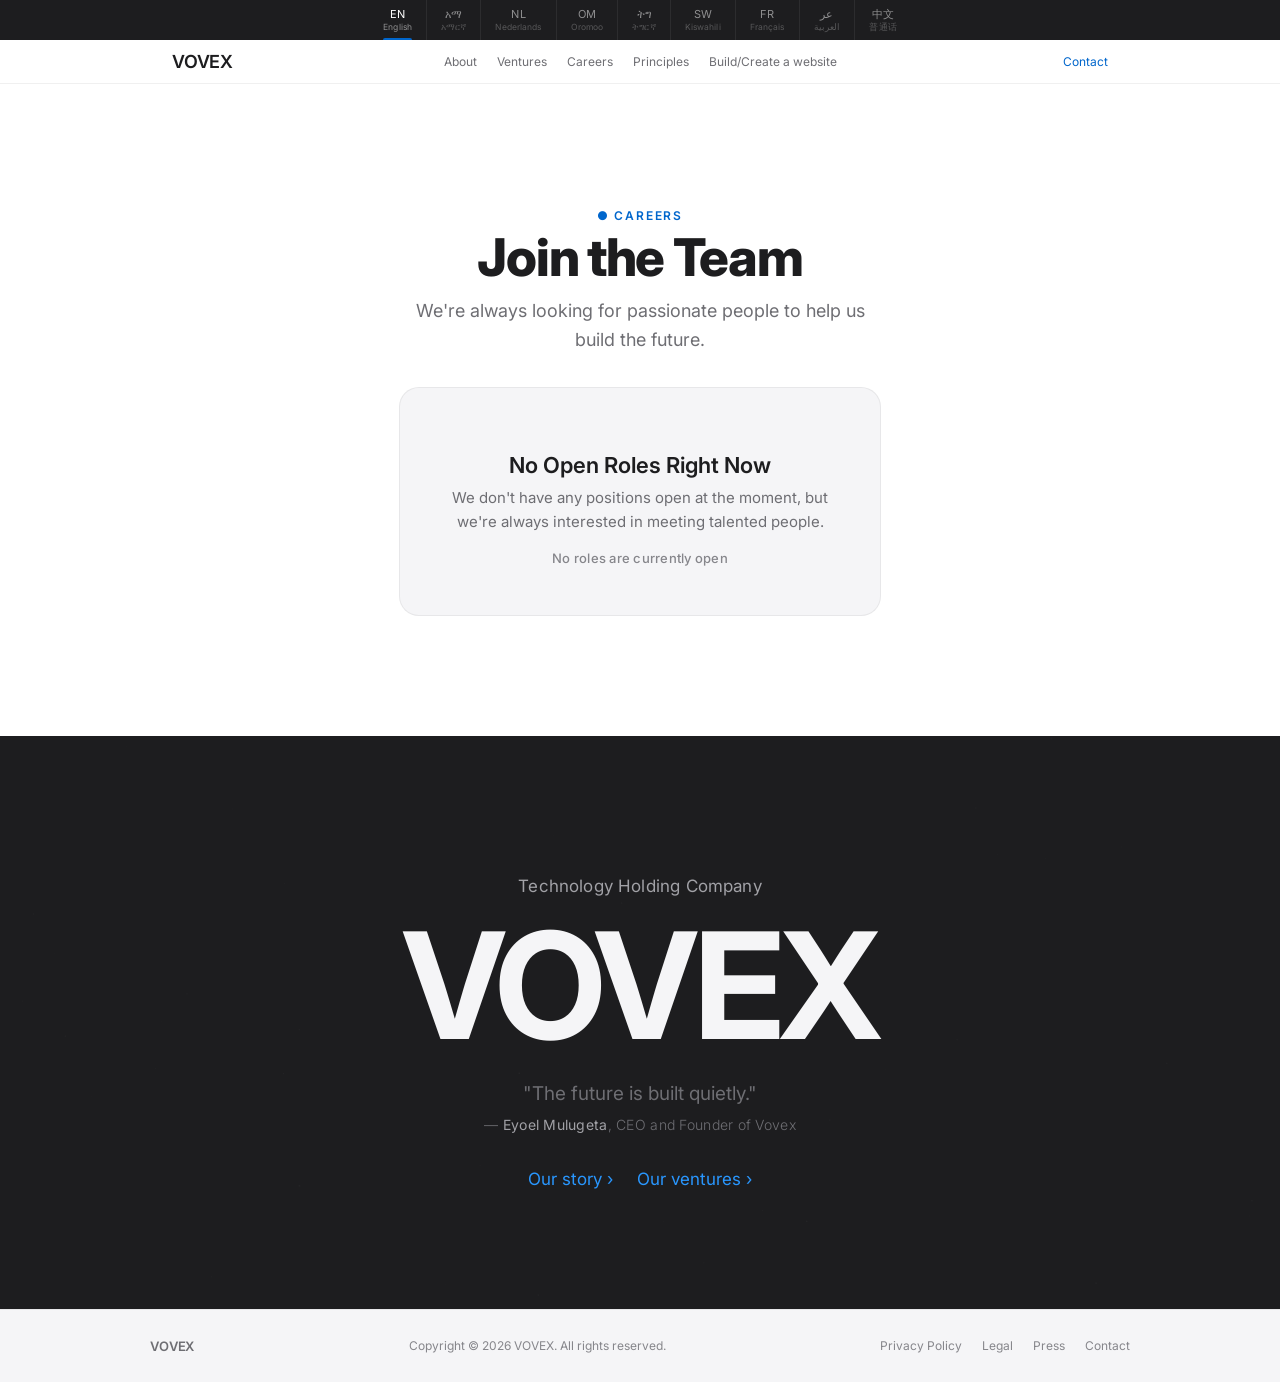
<file: Careers.html>
<!DOCTYPE html>
<html lang="en" dir="ltr">
<head>
<meta charset="UTF-8"/>
<meta name="viewport" content="width=device-width, initial-scale=1.0"/>
<title>VOVEX — Careers</title>
<meta name="description" content="VOVEX is a global technology holding company building platforms, systems, and ventures across AI, media, infrastructure, commerce, and digital systems."/>
<link rel="preconnect" href="https://fonts.googleapis.com"/>
<link rel="preconnect" href="https://fonts.gstatic.com" crossorigin/>
<link href="https://fonts.googleapis.com/css2?family=Inter:ital,wght@0,300;0,400;0,500;0,600;0,700;0,800;0,900;1,300;1,400&family=Noto+Sans+Ethiopic:wght@300;400;500&family=Noto+Sans+Arabic:wght@300;400;500&display=swap" rel="stylesheet"/>
<link rel="icon" type="image/png" href="./Resources/logo.PNG">
<style>
/* ─── RESET ─── */
*, *::before, *::after { box-sizing: border-box; margin: 0; padding: 0; }
html { scroll-behavior: smooth; background: #fff; }

/* ─── TOKENS ─── */
:root {
  --white: #ffffff;
  --off-white: #f5f5f7;
  --section-dark: #1d1d1f;
  --headline: #1d1d1f;
  --body: #1d1d1f;
  --secondary: #6e6e73;
  --tertiary: #86868b;
  --link: #0066cc;
  --link-hover: #0077ed;
  --divider: rgba(0,0,0,0.06);
  --nav-bg: rgba(255,255,255,0.92);
  --card-radius: 20px;
  --font: 'Inter', -apple-system, BlinkMacSystemFont, 'Helvetica Neue', Arial, sans-serif;
  --font-ethiopic: 'Noto Sans Ethiopic', 'Nyala', var(--font);
  --font-arabic: 'Noto Sans Arabic', var(--font);
}

body {
  font-family: var(--font);
  background: var(--white);
  color: var(--body);
  -webkit-font-smoothing: antialiased;
  -moz-osx-font-smoothing: grayscale;
  overflow-x: hidden;
}

/* ─── LANGUAGE BAR ─── */
#langbar {
  background: var(--section-dark);
  height: 40px;
  display: flex;
  align-items: center;
  justify-content: center;
  gap: 0;
  position: sticky;
  top: 0;
  z-index: 1000;
  overflow-x: auto;
  scrollbar-width: none;
}
#langbar::-webkit-scrollbar { display: none; }

.lbtn {
  font-size: 11px;
  font-weight: 400;
  letter-spacing: 0.01em;
  color: rgba(255,255,255,0.5);
  background: none;
  border: none;
  cursor: pointer;
  padding: 0 14px;
  height: 40px;
  white-space: nowrap;
  transition: color 0.2s;
  display: flex;
  flex-direction: column;
  align-items: center;
  justify-content: center;
  line-height: 1.2;
  border-right: 1px solid rgba(255,255,255,0.07);
  font-family: var(--font);
  position: relative;
}
.lbtn:last-child { border-right: none; }
.lbtn .ln { font-size: 8.5px; opacity: 0.5; margin-top: 1px; }
.lbtn:hover { color: rgba(255,255,255,0.85); }
.lbtn.active { color: #ffffff; }
.lbtn.active::after {
  content: '';
  position: absolute;
  bottom: 0; left: 14px; right: 14px;
  height: 2px;
  background: #0066cc;
  border-radius: 2px 2px 0 0;
}

/* ─── NAV ─── */
#nav {
  position: sticky;
  top: 40px;
  z-index: 999;
  height: 44px;
  background: var(--nav-bg);
  backdrop-filter: saturate(180%) blur(20px);
  -webkit-backdrop-filter: saturate(180%) blur(20px);
  display: flex;
  align-items: center;
  justify-content: center;
  border-bottom: 1px solid var(--divider);
}
.nav-inner {
  width: 100%;
  max-width: 980px;
  padding: 0 22px;
  display: grid;
  grid-template-columns: 1fr auto 1fr;
  align-items: center;
  gap: 0;
}
.nav-logo {
  font-size: 18px;
  font-weight: 600;
  letter-spacing: -0.01em;
  color: var(--headline);
  text-decoration: none;
  justify-self: start;
}
.nav-links {
  display: flex;
  align-items: center;
  gap: 0;
  list-style: none;
}
.nav-links a {
  font-size: 12px;
  font-weight: 400;
  color: var(--secondary);
  text-decoration: none;
  padding: 0 10px;
  height: 44px;
  display: flex;
  align-items: center;
  transition: color 0.2s;
}
.nav-links a:hover { color: var(--headline); }
.nav-right {
  justify-self: end;
  display: flex;
  align-items: center;
  gap: 18px;
}
.nav-contact {
  font-size: 12px;
  font-weight: 400;
  color: var(--link);
  text-decoration: none;
  transition: color 0.2s;
}
.nav-contact:hover { color: var(--link-hover); text-decoration: underline; }

/* ─── CAREERS ─── */
#careers {
  background: var(--white);
  min-height: 70vh;
  display: flex;
  align-items: center;
  justify-content: center;
  padding: 100px 20px 120px;
}
.careers-inner {
  max-width: 720px;
  margin: 0 auto;
  text-align: center;
}
.careers-inner .icon {
  font-size: 64px;
  margin-bottom: 24px;
  opacity: 0.3;
}
.careers-inner .label {
  font-size: 12px;
  font-weight: 600;
  color: var(--link);
  letter-spacing: 0.15em;
  text-transform: uppercase;
  margin-bottom: 8px;
}
.careers-inner h1 {
  font-size: clamp(36px, 5vw, 52px);
  font-weight: 800;
  letter-spacing: -0.025em;
  line-height: 1.04;
  color: var(--headline);
  margin-bottom: 12px;
}
.careers-inner .sub {
  font-size: 18px;
  font-weight: 400;
  color: var(--secondary);
  line-height: 1.6;
  max-width: 480px;
  margin: 0 auto 8px;
}
.careers-inner .message {
  background: var(--off-white);
  border-radius: var(--card-radius);
  padding: 48px 40px;
  margin-top: 32px;
  border: 1px solid var(--divider);
}
.careers-inner .message .emoji {
  font-size: 48px;
  display: block;
  margin-bottom: 16px;
}
.careers-inner .message h3 {
  font-size: 22px;
  font-weight: 600;
  color: var(--headline);
  margin-bottom: 8px;
}
.careers-inner .message p {
  font-size: 15px;
  font-weight: 400;
  color: var(--secondary);
  line-height: 1.6;
  max-width: 400px;
  margin: 0 auto;
}
.careers-inner .message .highlight {
  display: inline-block;
  margin-top: 16px;
  font-size: 13px;
  font-weight: 500;
  color: var(--tertiary);
  letter-spacing: 0.02em;
}
.careers-inner .message .highlight span {
  color: var(--link);
}

/* ─── FINAL ─── */
#final {
  background: var(--section-dark);
  text-align: center;
  padding: 140px 20px 120px;
  position: relative;
  overflow: hidden;
}
#final-canvas {
  position: absolute;
  inset: 0; width: 100%; height: 100%;
  pointer-events: none;
  opacity: 0.3;
}
.final-tagline {
  font-size: clamp(13px, 1.5vw, 17px);
  font-weight: 400;
  color: #a1a1a6;
  letter-spacing: 0.01em;
  margin-bottom: 16px;
  position: relative; z-index: 2;
}
.final-wordmark {
  font-size: clamp(64px, 12vw, 148px);
  font-weight: 700;
  letter-spacing: -0.03em;
  color: #f5f5f7;
  line-height: 1;
  position: relative; z-index: 2;
}
.final-sub {
  font-size: 19px;
  font-weight: 400;
  color: #6e6e73;
  margin-top: 20px;
  position: relative; z-index: 2;
  max-width: 480px;
  margin-left: auto;
  margin-right: auto;
  line-height: 1.47;
}
.final-founder {
  font-size: 14px;
  font-weight: 300;
  color: #6e6e73;
  margin-top: 8px;
  position: relative; z-index: 2;
  letter-spacing: 0.02em;
}
.final-founder span {
  color: #a1a1a6;
  font-weight: 400;
}
.final-cta-row {
  margin-top: 36px;
  display: flex;
  justify-content: center;
  gap: 24px;
  position: relative; z-index: 2;
}
.final-link {
  font-size: 17px;
  font-weight: 400;
  color: #2997ff;
  text-decoration: none;
  display: inline-flex;
  align-items: center;
  gap: 4px;
  transition: color 0.2s;
}
.final-link:hover { color: #47a9ff; }

/* ─── FOOTER ─── */
footer {
  background: var(--off-white);
  border-top: 1px solid var(--divider);
  padding: 28px 20px;
}
.footer-inner {
  max-width: 980px;
  margin: 0 auto;
  display: flex;
  justify-content: space-between;
  align-items: center;
  flex-wrap: wrap;
  gap: 12px;
}
.footer-logo {
  font-size: 13px;
  font-weight: 600;
  color: var(--secondary);
  letter-spacing: -0.01em;
}
.footer-copy {
  font-size: 12px;
  color: var(--tertiary);
}
.footer-links {
  display: flex;
  gap: 20px;
}
.footer-links a {
  font-size: 12px;
  color: var(--tertiary);
  text-decoration: none;
  transition: color 0.2s;
}
.footer-links a:hover { color: var(--link); }

/* ─── RESPONSIVE ─── */
@media (max-width: 768px) {
  .nav-links { display: none; }
  .nav-inner { grid-template-columns: auto 1fr; }
  .nav-right { display: none; }
  .footer-inner { flex-direction: column; text-align: center; }
  .footer-links { flex-wrap: wrap; justify-content: center; }
  #langbar { justify-content: flex-start; }
  #careers { padding: 60px 20px 80px; min-height: 60vh; }
  .careers-inner .message { padding: 32px 24px; }
}
@media (max-width: 480px) {
  .careers-inner .icon { font-size: 48px; }
  .careers-inner .message .emoji { font-size: 36px; }
}
@media (prefers-reduced-motion: reduce) {
  *, *::before, *::after {
    animation-duration: .01ms !important;
    transition-duration: .01ms !important;
  }
}
</style>
</head>
<body>

<!-- ─── LANGUAGE BAR ─── -->
<div id="langbar" role="navigation" aria-label="Language selection">
  <button class="lbtn active" data-lang="en" onclick="setLang('en')">EN<span class="ln">English</span></button>
  <button class="lbtn" data-lang="am" onclick="setLang('am')">አማ<span class="ln">አማርኛ</span></button>
  <button class="lbtn" data-lang="nl" onclick="setLang('nl')">NL<span class="ln">Nederlands</span></button>
  <button class="lbtn" data-lang="om" onclick="setLang('om')">OM<span class="ln">Oromoo</span></button>
  <button class="lbtn" data-lang="ti" onclick="setLang('ti')">ትግ<span class="ln">ትግርኛ</span></button>
  <button class="lbtn" data-lang="sw" onclick="setLang('sw')">SW<span class="ln">Kiswahili</span></button>
  <button class="lbtn" data-lang="fr" onclick="setLang('fr')">FR<span class="ln">Français</span></button>
  <button class="lbtn" data-lang="ar" onclick="setLang('ar')">عر<span class="ln">العربية</span></button>
  <button class="lbtn" data-lang="zh" onclick="setLang('zh')">中文<span class="ln">普通话</span></button>
</div>

<!-- ─── NAV ─── -->
<nav id="nav" role="navigation" aria-label="Main navigation">
  <div class="nav-inner">
    <a class="nav-logo" href="./index.html">VOVEX</a>
    <ul class="nav-links" role="list">
      <li><a href="./About.html" data-i18n="nav_about">About</a></li>
      <li><a href="./ventures.html" data-i18n="nav_ventures">Ventures</a></li>
      <li><a href="./careers.html" data-i18n="nav_platforms">Careers</a></li>
      <li><a href="./principles.html" data-i18n="nav_principles">Principles</a></li>
      <li><a href="./create-website.html" data-i18n="nav_timeline">Build/Create a website</a></li>
    </ul>
    <div class="nav-right">
      <a class="nav-contact" href="./contact.html" data-i18n="nav_contact">Contact</a>
    </div>
  </div>
</nav>

<!-- ─── CAREERS ─── -->
<section id="careers">
  <div class="careers-inner">
    <div class="icon"></div>
    <div class="label" data-i18n="careers_label">● Careers</div>
    <h1 data-i18n="careers_title">Join the Team</h1>
    <p class="sub" data-i18n="careers_sub">We're always looking for passionate people to help us build the future.</p>

    <div class="message">
      <span class="emoji"></span>
      <h3 data-i18n="message_title">No Open Roles Right Now</h3>
      <p data-i18n="message_desc">We don't have any positions open at the moment, but we're always interested in meeting talented people.</p>
      <div class="highlight" data-i18n="message_highlight"> <span></span> No roles are currently open
    </div>
  </div>
</section>

<!-- ─── FINAL ─── -->
<section id="final">
  <canvas id="final-canvas"></canvas>
  <p class="final-tagline" data-i18n="final_eyebrow">Technology Holding Company</p>
  <h2 class="final-wordmark">VOVEX</h2>
  <p class="final-sub" data-i18n="final_quote">"The future is built quietly."</p>
  <p class="final-founder" data-i18n="final_founder">— <span>Eyoel Mulugeta</span>, CEO and Founder of Vovex</p>
  <div class="final-cta-row">
    <a class="final-link" href="./About.html" data-i18n="final_cta1">Our story ›</a>
    <a class="final-link" href="./ventures.html" data-i18n="final_cta2">Our ventures ›</a>
  </div>
</section>

<!-- ─── FOOTER ─── -->
<footer>
  <div class="footer-inner">
    <span class="footer-logo">VOVEX</span>
    <span class="footer-copy" data-i18n="footer_copy">Copyright © 2026 VOVEX. All rights reserved.</span>
    <div class="footer-links">
      <a href="./privacypolicy.html" data-i18n="footer_privacy">Privacy Policy</a>
      <a href="./legal.html" data-i18n="footer_legal">Legal</a>
      <a href="./press.html" data-i18n="footer_press">Press</a>
      <a href="./contact.html" data-i18n="footer_contact">Contact</a>
    </div>
  </div>
</footer>

<script>
/* ════════════════════════════════
   I18N
════════════════════════════════ */
const T = {
  en:{
    nav_about:"About",nav_ventures:"Ventures",nav_platforms:"Careers",
    nav_principles:"Principles",nav_timeline:"Build/Create a website",nav_contact:"Contact",
    careers_label:"● Careers",
    careers_title:"Join the Team",
    careers_sub:"We're always looking for passionate people to help us build the future.",
    message_title:"No Open Roles Right Now",
    message_desc:"We don't have any positions open at the moment, but we're always interested in meeting talented people.",
    
    final_eyebrow:"Technology Holding Company",final_quote:"“The future is built quietly.”",
    final_founder:"— Eyoel Mulugeta, CEO and Founder of Vovex",
    final_cta1:"Our story ›",final_cta2:"Our ventures ›",
    footer_copy:"Copyright © 2026 VOVEX. All rights reserved.",
    footer_privacy:"Privacy Policy",footer_legal:"Legal",footer_press:"Press",footer_contact:"Contact"
  },
  am:{
    nav_about:"ስለ",nav_ventures:"ተቋሞች",nav_platforms:"ስራዎች",
    nav_principles:"መርሆዎች",nav_timeline:"ድህረ ገጽ ግንባ/ፍጠር",nav_contact:"አግኙን",
    careers_label:"● ስራዎች",
    careers_title:"ቡድኑን ይቀላቀሉ",
    careers_sub:"ወደፊት ለመገንባት ፍቅር ያላቸውን ሰዎች እየፈለግን ነው።",
    message_title:"አሁን ክፍት የስራ ቦታዎች የሉም",
    message_desc:"በአሁኑ ጊዜ ክፍት የስራ ቦታዎች የሉንም፣ ነገር ግን ተሰጥኦ ያላቸውን ሰዎች ለማግኘት ሁልጊዜ ፍላጎት አለን።",
   
    final_eyebrow:"የቴክኖሎጂ ሆልዲንግ ኩባንያ",final_quote:"“ወደፊቱ በጸጥታ ይሠራል።”",
    final_founder:"— ኢየኤል ሙሉጌታ፣ የቮቬክስ ዋና ሥራ አስፈጻሚ እና መሥራች",
    final_cta1:"ታሪካችን ›",final_cta2:"ተቋሞቻችን ›",
    footer_copy:"© 2026 VOVEX. መብቱ በሕግ የተጠበቀ ነው።",
    footer_privacy:"የግልነት ፖሊሲ",footer_legal:"ሕጋዊ",footer_press:"ፕሬስ",footer_contact:"አግኙን"
  },
  nl:{
    nav_about:"Over",nav_ventures:"Activiteiten",nav_platforms:"Carrières",
    nav_principles:"Principes",nav_timeline:"Website bouwen/maken",nav_contact:"Contact",
    careers_label:"● Carrières",
    careers_title:"Word Lid van het Team",
    careers_sub:"We zijn altijd op zoek naar gepassioneerde mensen om de toekomst mee te bouwen.",
    message_title:"Geen Openstaande Vacatures",
    message_desc:"We hebben momenteel geen posities open, maar we zijn altijd geïnteresseerd in getalenteerde mensen.",

    final_eyebrow:"Technologisch Holdingbedrijf",final_quote:"“De toekomst wordt stil gebouwd.”",
    final_founder:"— Eyoel Mulugeta, CEO en Oprichter van Vovex",
    final_cta1:"Ons verhaal ›",final_cta2:"Onze activiteiten ›",
    footer_copy:"© 2026 VOVEX. Alle rechten voorbehouden.",
    footer_privacy:"Privacybeleid",footer_legal:"Juridisch",footer_press:"Pers",footer_contact:"Contact"
  },
  om:{
    nav_about:"Waa",nav_ventures:"Dhaabbilee",nav_platforms:"Hojiiwwan",
    nav_principles:"Murtii",nav_timeline:"Marsaa ijaari/ummi",nav_contact:"Nu Quunnamaa",
    careers_label:"● Hojiiwwan",
    careers_title:"Garee Keessa Galii",
    careers_sub:"Yeroo hundumaa namoota hawwii qaban fuuldurra ijaaruuf barbaadnaa jirra.",
    message_title:"Bakkeewwan Hojii Banan Amma Hinjiran",
    message_desc:"Amma bakkeewwan hojii banan hin qabnu, garuu namoota dandeettii qaban walarguuf yeroo hundumaa fedhii qabna.",
    
    final_eyebrow:"Dhaabbata Teeknoloojii Qabaa",final_quote:"“Fuuldurri tasgabbiin ijaarama.”",
    final_founder:"— Eyoel Mulugeta, CEO fi Hundaa'aa Vovex",
    final_cta1:"Seenaa keenya ›",final_cta2:"Dhaabbilee keenya ›",
    footer_copy:"© 2026 VOVEX. Mirgi hundaa qabame.",
    footer_privacy:"Iccitii Imaammata",footer_legal:"Seera",footer_press:"Pireesii",footer_contact:"Nu Quunnamaa"
  },
  ti:{
    nav_about:"ብዛዕባ",nav_ventures:"ትካላት",nav_platforms:"ስራሕቲ",
    nav_principles:"መትከላት",nav_timeline:"ድህረ ገጽ ህነጽ/ፍጠር",nav_contact:"ተወከሉና",
    careers_label:"● ስራሕቲ",
    careers_title:"ናብ ብድር ተቀላቀል",
    careers_sub:"ንመጻኢ ንምስራት ፍቅር ዘለዎም ሰባት ክንደሊ ኢና።",
    message_title:"ክፍቲ ስራሕቲ ኣይህልዉን",
    message_desc:"ክፍቲ ስራሕቲ የለናን፣ ግን ንኽእለት ዘለዎም ሰባት ክንረኽብ ኩሉ ግዜ ፍቓድ ኣሎና።",
  
    final_eyebrow:"ናይ ቴክኖሎጂ ሆልዲንግ ትካል",final_quote:"“መጻኢ ብህድኣት ይሃነጽ።”",
    final_founder:"— ኢዮኤል ሙሉጌታ፣ ሃላፊን መስራቲ ቮቬክስ",
    final_cta1:"ታሪክና ›",final_cta2:"ትካላትና ›",
    footer_copy:"© 2026 VOVEX. ኩሉ መሰላት ዝተሓዙ።",
    footer_privacy:"ፕሮቶኮል ምስጢርነት",footer_legal:"ሕጊ",footer_press:"ፕሬስ",footer_contact:"ተወከሉና"
  },
  sw:{
    nav_about:"Kuhusu",nav_ventures:"Biashara",nav_platforms:"Kazi",
    nav_principles:"Kanuni",nav_timeline:"Jenga/Unda tovuti",nav_contact:"Wasiliana",
    careers_label:"● Kazi",
    careers_title:"Jiunge na Timu",
    careers_sub:"Daima tunatafuta watu wenye shauku ya kutusaidia kujenga mustakabali.",
    message_title:"Hakuna Nafasi Zilizo Wazi Sasa",
    message_desc:"Hatuna nafasi zozote wazi kwa sasa, lakini tunavutiwa na watu wenye vipaji.",
   
    final_eyebrow:"Kampuni ya Teknolojia ya Kushikilia",final_quote:"“Mustakabali unajengwa kwa utulivu.”",
    final_founder:"— Eyoel Mulugeta, Mkurugenzi Mtendaji na Mwanzilishi wa Vovex",
    final_cta1:"Hadithi yetu ›",final_cta2:"Biashara zetu ›",
    footer_copy:"© 2026 VOVEX. Haki zote zimehifadhiwa.",
    footer_privacy:"Sera ya Faragha",footer_legal:"Kisheria",footer_press:"Habari",footer_contact:"Wasiliana"
  },
  fr:{
    nav_about:"À propos",nav_ventures:"Activités",nav_platforms:"Carrières",
    nav_principles:"Principes",nav_timeline:"Construire/Créer un site web",nav_contact:"Contact",
    careers_label:"● Carrières",
    careers_title:"Rejoignez l'Équipe",
    careers_sub:"Nous sommes toujours à la recherche de personnes passionnées pour nous aider à construire l'avenir.",
    message_title:"Aucun Poste Ouvert Actuellement",
    message_desc:"Nous n'avons aucun poste ouvert pour le moment, mais nous sommes toujours intéressés par les personnes talentueuses.",
  
    final_eyebrow:"Société Holding Technologique",final_quote:"“L'avenir se construit en silence.”",
    final_founder:"— Eyoel Mulugeta, PDG et Fondateur de Vovex",
    final_cta1:"Notre histoire ›",final_cta2:"Nos activités ›",
    footer_copy:"© 2026 VOVEX. Tous droits réservés.",
    footer_privacy:"Politique de confidentialité",footer_legal:"Mentions légales",footer_press:"Presse",footer_contact:"Contact"
  },
  ar:{
    nav_about:"عن الشركة",nav_ventures:"المشاريع",nav_platforms:"وظائف",
    nav_principles:"المبادئ",nav_timeline:"بناء/إنشاء موقع",nav_contact:"تواصل",
    careers_label:"● وظائف",
    careers_title:"انضم إلى الفريق",
    careers_sub:"نحن دائمًا نبحث عن أشخاص شغوفين لمساعدتنا في بناء المستقبل.",
    message_title:"لا توجد وظائف شاغرة حالياً",
    message_desc:"ليس لدينا أي وظائف شاغرة في الوقت الحالي، لكننا دائمًا مهتمون بالمتعلمين الموهوبين.",

    final_eyebrow:"شركة تكنولوجيا قابضة",final_quote:"“المستقبل يُبنى في صمت.”",
    final_founder:"— إيويل مولجيتا، الرئيس التنفيذي ومؤسس Vovex",
    final_cta1:"قصتنا ›",final_cta2:"مشاريعنا ›",
    footer_copy:"© 2026 VOVEX. جميع الحقوق محفوظة.",
    footer_privacy:"سياسة الخصوصية",footer_legal:"القانونية",footer_press:"الصحافة",footer_contact:"تواصل"
  },
  zh:{
    nav_about:"关于",nav_ventures:"业务",nav_platforms:"职业",
    nav_principles:"原则",nav_timeline:"构建/创建网站",nav_contact:"联系",
    careers_label:"● 职业",
    careers_title:"加入团队",
    careers_sub:"我们一直在寻找有热情的人来帮助我们建设未来。",
    message_title:"目前没有空缺职位",
    message_desc:"我们目前没有任何职位空缺，但我们一直对优秀人才感兴趣。",
   
    final_eyebrow:"科技控股集团",final_quote:"“未来，在寂静中构建。”",
    final_founder:"— 埃约尔·穆卢格塔，Vovex 首席执行官兼创始人",
    final_cta1:"我们的故事 ›",final_cta2:"我们的业务 ›",
    footer_copy:"版权所有 © 2026 VOVEX。保留所有权利。",
    footer_privacy:"隐私政策",footer_legal:"法律",footer_press:"新闻",footer_contact:"联系我们"
  }
};

function setLang(lang) {
  const d = T[lang]; if (!d) return;
  document.querySelectorAll('[data-i18n]').forEach(el => {
    const k = el.getAttribute('data-i18n');
    if (d[k] !== undefined) el.textContent = d[k];
  });
  const rtl = lang === 'ar';
  document.documentElement.setAttribute('dir', rtl ? 'rtl' : 'ltr');
  document.documentElement.setAttribute('lang', lang);
  const eth = lang === 'am' || lang === 'ti';
  const ara = lang === 'ar';
  document.body.style.fontFamily = eth
    ? "var(--font-ethiopic)"
    : ara ? "var(--font-arabic)"
    : "var(--font)";
  document.querySelectorAll('.lbtn').forEach(b =>
    b.classList.toggle('active', b.dataset.lang === lang)
  );
}

/* ════════════════════════════════
   FINAL CANVAS
════════════════════════════════ */
(function(){
  const c = document.getElementById('final-canvas');
  if (!c) return;
  const ctx = c.getContext('2d');
  let W, H;
  const PTS = Array.from({length:50}, () => ({
    x: Math.random(), y: Math.random(),
    vx: (Math.random()-.5)*.0004, vy: (Math.random()-.5)*.0004,
    r: Math.random()*.8+.2, o: Math.random()*.1+.02
  }));

  function resize() { W = c.width = c.offsetWidth; H = c.height = c.offsetHeight; }
  resize();
  new ResizeObserver(resize).observe(c);

  function draw() {
    ctx.clearRect(0, 0, W, H);
    PTS.forEach(p => {
      p.x += p.vx; p.y += p.vy;
      if (p.x < 0) p.x = 1; if (p.x > 1) p.x = 0;
      if (p.y < 0) p.y = 1; if (p.y > 1) p.y = 0;
      ctx.beginPath();
      ctx.arc(p.x*W, p.y*H, p.r, 0, Math.PI*2);
      ctx.fillStyle = `rgba(255,255,255,${p.o})`;
      ctx.fill();
    });
    requestAnimationFrame(draw);
  }
  draw();
})();

console.log('VOVEX Careers — Loaded.');
</script>
</body>
</html>
</file>
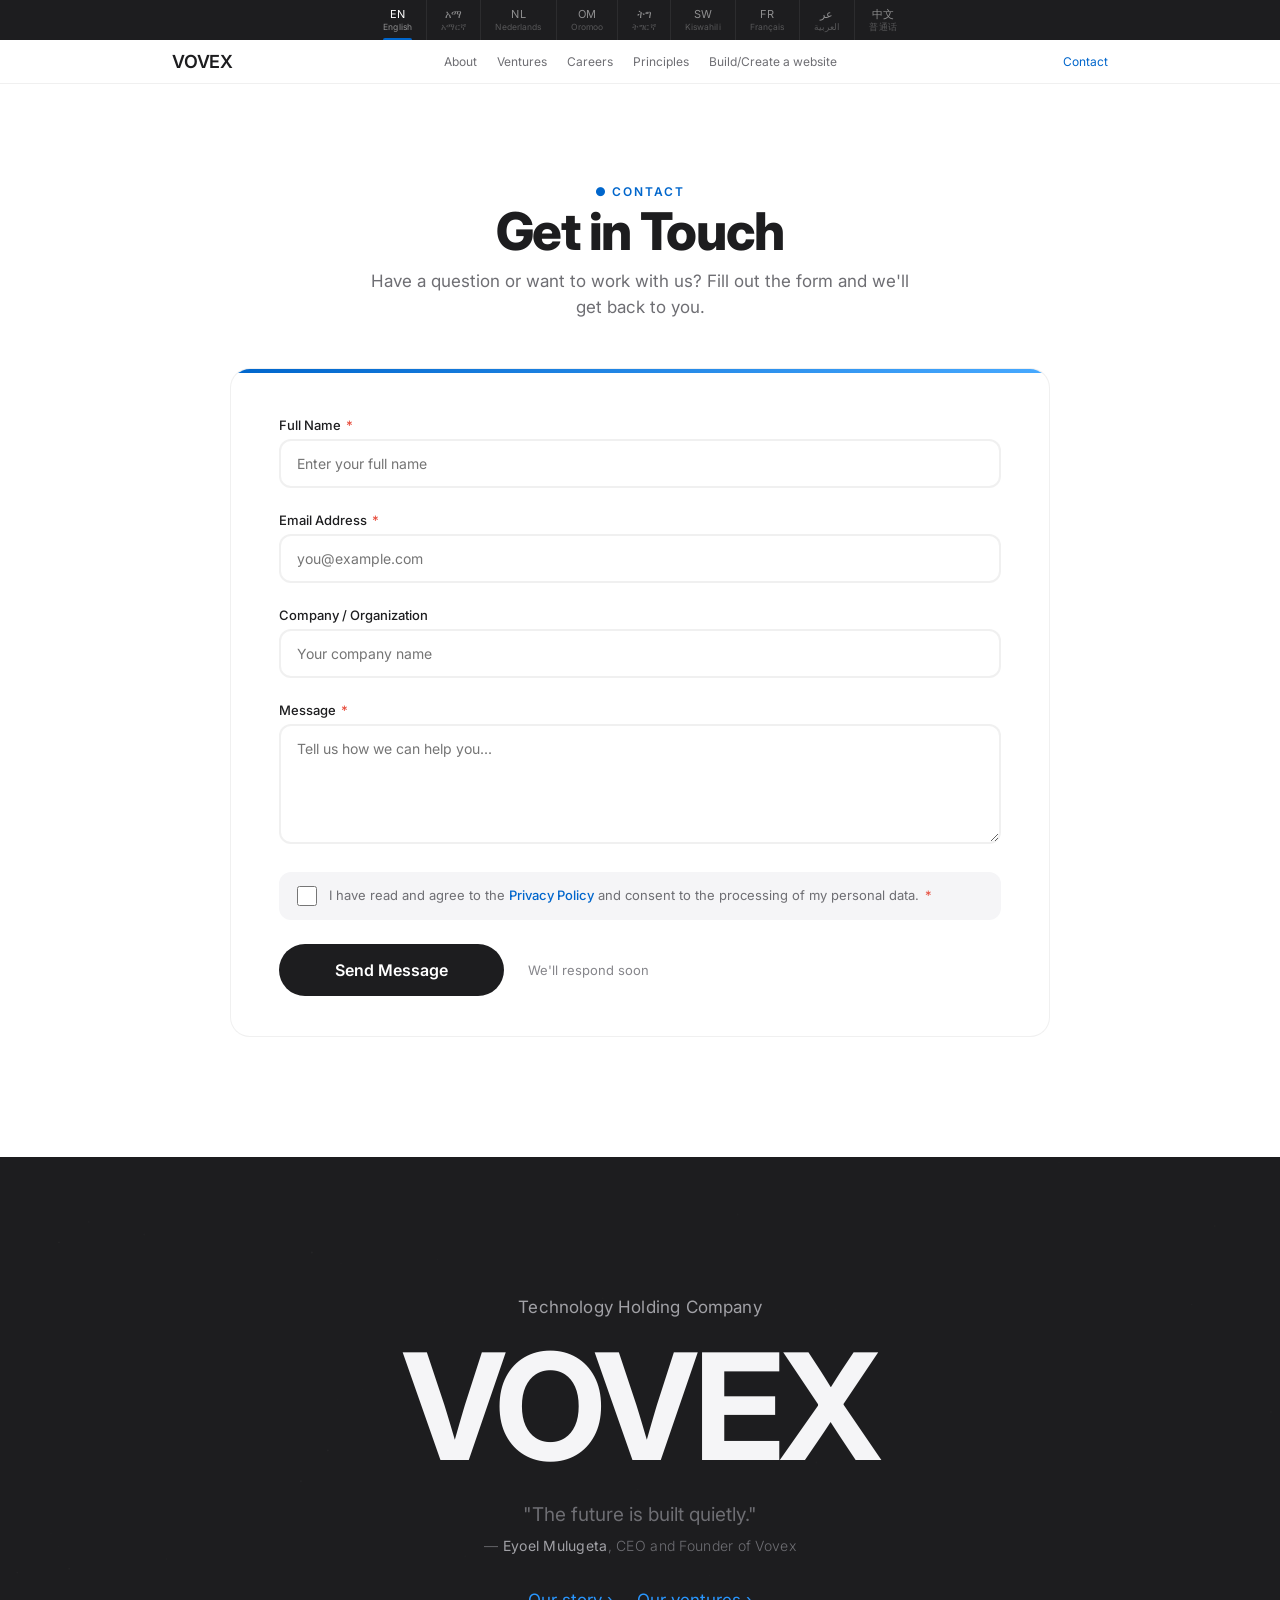
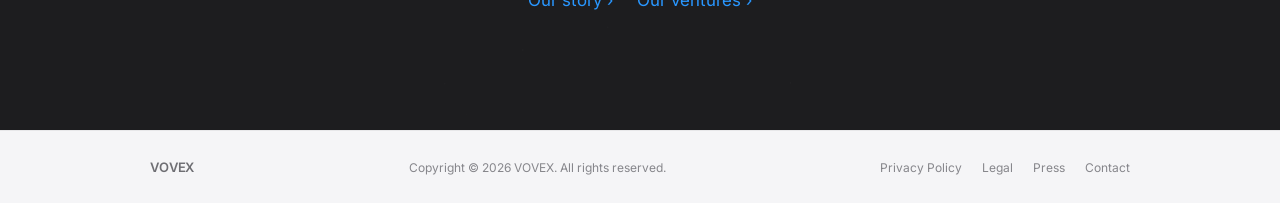
<file: Contact.html>
<!DOCTYPE html>
<html lang="en" dir="ltr">
<head>
<meta charset="UTF-8"/>
<meta name="viewport" content="width=device-width, initial-scale=1.0"/>
<title>VOVEX — Contact</title>
<meta name="description" content="VOVEX is a global technology holding company building platforms, systems, and ventures across AI, media, infrastructure, commerce, and digital systems."/>
<link rel="preconnect" href="https://fonts.googleapis.com"/>
<link rel="preconnect" href="https://fonts.gstatic.com" crossorigin/>
<link href="https://fonts.googleapis.com/css2?family=Inter:ital,wght@0,300;0,400;0,500;0,600;0,700;0,800;0,900;1,300;1,400&family=Noto+Sans+Ethiopic:wght@300;400;500&family=Noto+Sans+Arabic:wght@300;400;500&display=swap" rel="stylesheet"/>
<link rel="icon" type="image/png" href="./Resources/logo.PNG">
<style>
/* ─── RESET ─── */
*, *::before, *::after { box-sizing: border-box; margin: 0; padding: 0; }
html { scroll-behavior: smooth; background: #fff; }

/* ─── TOKENS ─── */
:root {
  --white: #ffffff;
  --off-white: #f5f5f7;
  --section-dark: #1d1d1f;
  --headline: #1d1d1f;
  --body: #1d1d1f;
  --secondary: #6e6e73;
  --tertiary: #86868b;
  --link: #0066cc;
  --link-hover: #0077ed;
  --divider: rgba(0,0,0,0.06);
  --nav-bg: rgba(255,255,255,0.92);
  --card-radius: 20px;
  --font: 'Inter', -apple-system, BlinkMacSystemFont, 'Helvetica Neue', Arial, sans-serif;
  --font-ethiopic: 'Noto Sans Ethiopic', 'Nyala', var(--font);
  --font-arabic: 'Noto Sans Arabic', var(--font);
}

body {
  font-family: var(--font);
  background: var(--white);
  color: var(--body);
  -webkit-font-smoothing: antialiased;
  -moz-osx-font-smoothing: grayscale;
  overflow-x: hidden;
}

/* ─── LANGUAGE BAR ─── */
#langbar {
  background: var(--section-dark);
  height: 40px;
  display: flex;
  align-items: center;
  justify-content: center;
  gap: 0;
  position: sticky;
  top: 0;
  z-index: 1000;
  overflow-x: auto;
  scrollbar-width: none;
}
#langbar::-webkit-scrollbar { display: none; }

.lbtn {
  font-size: 11px;
  font-weight: 400;
  letter-spacing: 0.01em;
  color: rgba(255,255,255,0.5);
  background: none;
  border: none;
  cursor: pointer;
  padding: 0 14px;
  height: 40px;
  white-space: nowrap;
  transition: color 0.2s;
  display: flex;
  flex-direction: column;
  align-items: center;
  justify-content: center;
  line-height: 1.2;
  border-right: 1px solid rgba(255,255,255,0.07);
  font-family: var(--font);
  position: relative;
}
.lbtn:last-child { border-right: none; }
.lbtn .ln { font-size: 8.5px; opacity: 0.5; margin-top: 1px; }
.lbtn:hover { color: rgba(255,255,255,0.85); }
.lbtn.active { color: #ffffff; }
.lbtn.active::after {
  content: '';
  position: absolute;
  bottom: 0; left: 14px; right: 14px;
  height: 2px;
  background: #0066cc;
  border-radius: 2px 2px 0 0;
}

/* ─── NAV ─── */
#nav {
  position: sticky;
  top: 40px;
  z-index: 999;
  height: 44px;
  background: var(--nav-bg);
  backdrop-filter: saturate(180%) blur(20px);
  -webkit-backdrop-filter: saturate(180%) blur(20px);
  display: flex;
  align-items: center;
  justify-content: center;
  border-bottom: 1px solid var(--divider);
}
.nav-inner {
  width: 100%;
  max-width: 980px;
  padding: 0 22px;
  display: grid;
  grid-template-columns: 1fr auto 1fr;
  align-items: center;
  gap: 0;
}
.nav-logo {
  font-size: 18px;
  font-weight: 600;
  letter-spacing: -0.01em;
  color: var(--headline);
  text-decoration: none;
  justify-self: start;
}
.nav-links {
  display: flex;
  align-items: center;
  gap: 0;
  list-style: none;
}
.nav-links a {
  font-size: 12px;
  font-weight: 400;
  color: var(--secondary);
  text-decoration: none;
  padding: 0 10px;
  height: 44px;
  display: flex;
  align-items: center;
  transition: color 0.2s;
}
.nav-links a:hover { color: var(--headline); }
.nav-right {
  justify-self: end;
  display: flex;
  align-items: center;
  gap: 18px;
}
.nav-contact {
  font-size: 12px;
  font-weight: 400;
  color: var(--link);
  text-decoration: none;
  transition: color 0.2s;
}
.nav-contact:hover { color: var(--link-hover); text-decoration: underline; }

/* ─── CONTACT ─── */
#contact {
  background: var(--white);
  padding: 100px 20px 120px;
  position: relative;
}
.contact-inner {
  max-width: 820px;
  margin: 0 auto;
}
.contact-header {
  text-align: center;
  margin-bottom: 48px;
}
.contact-header .label {
  font-size: 12px;
  font-weight: 600;
  color: var(--link);
  letter-spacing: 0.15em;
  text-transform: uppercase;
  margin-bottom: 6px;
}
.contact-header h1 {
  font-size: clamp(36px, 5vw, 52px);
  font-weight: 800;
  letter-spacing: -0.025em;
  line-height: 1.04;
  color: var(--headline);
}
.contact-header p {
  font-size: 17px;
  font-weight: 400;
  color: var(--secondary);
  max-width: 560px;
  margin: 10px auto 0;
  line-height: 1.5;
}

/* ─── FORM ─── */
.contact-form {
  background: var(--white);
  border-radius: var(--card-radius);
  border: 1px solid var(--divider);
  padding: 48px 48px 40px;
  position: relative;
  overflow: hidden;
}
.contact-form::before {
  content: '';
  position: absolute;
  top: 0;
  left: 0;
  right: 0;
  height: 4px;
  background: linear-gradient(90deg, var(--link), #47a9ff, var(--link));
  background-size: 200% 100%;
  animation: gradientMove 3s ease-in-out infinite;
}
@keyframes gradientMove {
  0%, 100% { background-position: 0% 50%; }
  50% { background-position: 100% 50%; }
}
.contact-form .form-group {
  margin-bottom: 24px;
}
.contact-form label {
  display: block;
  font-size: 13px;
  font-weight: 500;
  color: var(--headline);
  margin-bottom: 6px;
}
.contact-form label .required {
  color: #e74c3c;
  margin-left: 2px;
}
.contact-form input,
.contact-form textarea {
  width: 100%;
  padding: 14px 16px;
  border: 2px solid var(--divider);
  border-radius: 12px;
  font-size: 14px;
  font-family: var(--font);
  color: var(--headline);
  background: var(--white);
  transition: border-color 0.3s, box-shadow 0.3s, transform 0.2s;
  outline: none;
}
.contact-form input:focus,
.contact-form textarea:focus {
  border-color: var(--link);
  box-shadow: 0 0 0 4px rgba(0,102,204,0.08);
  transform: translateY(-1px);
}
.contact-form input:hover,
.contact-form textarea:hover {
  border-color: #b0b0b8;
}
.contact-form textarea {
  resize: vertical;
  min-height: 120px;
}
.contact-form .checkbox-group {
  display: flex;
  align-items: flex-start;
  gap: 12px;
  margin: 8px 0 4px;
  padding: 12px 16px;
  background: var(--off-white);
  border-radius: 12px;
  border: 2px solid transparent;
  transition: border-color 0.3s, background 0.3s;
}
.contact-form .checkbox-group:hover {
  background: #eef0f2;
}
.contact-form .checkbox-group input[type="checkbox"] {
  width: 20px;
  height: 20px;
  flex-shrink: 0;
  margin-top: 0px;
  cursor: pointer;
  accent-color: var(--link);
}
.contact-form .checkbox-group label {
  font-size: 13px;
  font-weight: 400;
  color: var(--secondary);
  margin-bottom: 0;
  cursor: pointer;
  line-height: 1.5;
}
.contact-form .checkbox-group label a {
  color: var(--link);
  text-decoration: none;
  font-weight: 500;
}
.contact-form .checkbox-group label a:hover {
  text-decoration: underline;
}
.contact-form .submit-row {
  display: flex;
  align-items: center;
  gap: 24px;
  margin-top: 12px;
  flex-wrap: wrap;
}
.contact-form .submit-btn {
  padding: 16px 56px;
  background: var(--section-dark);
  color: #fff;
  font-size: 16px;
  font-weight: 600;
  font-family: var(--font);
  border: none;
  border-radius: 40px;
  cursor: pointer;
  transition: all 0.4s cubic-bezier(0.25, 0.1, 0.15, 1);
  position: relative;
  overflow: hidden;
}
.contact-form .submit-btn::after {
  content: '';
  position: absolute;
  top: 50%;
  left: 50%;
  width: 0;
  height: 0;
  border-radius: 50%;
  background: rgba(255,255,255,0.1);
  transform: translate(-50%, -50%);
  transition: width 0.6s, height 0.6s;
}
.contact-form .submit-btn:hover {
  transform: scale(1.03);
  background: #2d2d2f;
  box-shadow: 0 8px 32px rgba(0,0,0,0.12);
}
.contact-form .submit-btn:active::after {
  width: 300px;
  height: 300px;
}
.contact-form .form-note {
  font-size: 13px;
  color: var(--tertiary);
}
.contact-form .form-error {
  color: #e74c3c;
  font-size: 12px;
  margin-top: 4px;
  display: none;
}
.contact-form .form-error.show {
  display: block;
}

/* ─── SUCCESS ─── */
#success {
  display: none;
  text-align: center;
  padding: 60px 20px;
}
#success .icon {
  font-size: 56px;
  margin-bottom: 16px;
}
#success h2 {
  font-size: 28px;
  font-weight: 700;
  color: var(--headline);
  margin-bottom: 8px;
}
#success p {
  font-size: 16px;
  color: var(--secondary);
}

/* ─── FINAL ─── */
#final {
  background: var(--section-dark);
  text-align: center;
  padding: 140px 20px 120px;
  position: relative;
  overflow: hidden;
}
#final-canvas {
  position: absolute;
  inset: 0; width: 100%; height: 100%;
  pointer-events: none;
  opacity: 0.3;
}
.final-tagline {
  font-size: clamp(13px, 1.5vw, 17px);
  font-weight: 400;
  color: #a1a1a6;
  letter-spacing: 0.01em;
  margin-bottom: 16px;
  position: relative; z-index: 2;
}
.final-wordmark {
  font-size: clamp(64px, 12vw, 148px);
  font-weight: 700;
  letter-spacing: -0.03em;
  color: #f5f5f7;
  line-height: 1;
  position: relative; z-index: 2;
}
.final-sub {
  font-size: 19px;
  font-weight: 400;
  color: #6e6e73;
  margin-top: 20px;
  position: relative; z-index: 2;
  max-width: 480px;
  margin-left: auto;
  margin-right: auto;
  line-height: 1.47;
}
.final-founder {
  font-size: 14px;
  font-weight: 300;
  color: #6e6e73;
  margin-top: 8px;
  position: relative; z-index: 2;
  letter-spacing: 0.02em;
}
.final-founder span {
  color: #a1a1a6;
  font-weight: 400;
}
.final-cta-row {
  margin-top: 36px;
  display: flex;
  justify-content: center;
  gap: 24px;
  position: relative; z-index: 2;
}
.final-link {
  font-size: 17px;
  font-weight: 400;
  color: #2997ff;
  text-decoration: none;
  display: inline-flex;
  align-items: center;
  gap: 4px;
  transition: color 0.2s;
}
.final-link:hover { color: #47a9ff; }

/* ─── FOOTER ─── */
footer {
  background: var(--off-white);
  border-top: 1px solid var(--divider);
  padding: 28px 20px;
}
.footer-inner {
  max-width: 980px;
  margin: 0 auto;
  display: flex;
  justify-content: space-between;
  align-items: center;
  flex-wrap: wrap;
  gap: 12px;
}
.footer-logo {
  font-size: 13px;
  font-weight: 600;
  color: var(--secondary);
  letter-spacing: -0.01em;
}
.footer-copy {
  font-size: 12px;
  color: var(--tertiary);
}
.footer-links {
  display: flex;
  gap: 20px;
}
.footer-links a {
  font-size: 12px;
  color: var(--tertiary);
  text-decoration: none;
  transition: color 0.2s;
}
.footer-links a:hover { color: var(--link); }

/* ─── RESPONSIVE ─── */
@media (max-width: 768px) {
  .nav-links { display: none; }
  .nav-inner { grid-template-columns: auto 1fr; }
  .nav-right { display: none; }
  .footer-inner { flex-direction: column; text-align: center; }
  .footer-links { flex-wrap: wrap; justify-content: center; }
  #langbar { justify-content: flex-start; }
  #contact { padding: 60px 16px 80px; }
  .contact-form { padding: 28px 20px 24px; }
  .contact-form .submit-row { flex-direction: column; align-items: stretch; }
  .contact-form .submit-btn { width: 100%; justify-content: center; }
}
@media (max-width: 480px) {
  .contact-form { padding: 20px 16px; }
  .contact-form label { font-size: 12px; }
  .contact-form input, .contact-form textarea { font-size: 13px; padding: 12px 14px; }
}
@media (prefers-reduced-motion: reduce) {
  *, *::before, *::after {
    animation-duration: .01ms !important;
    transition-duration: .01ms !important;
  }
}
</style>
</head>
<body>

<!-- ─── LANGUAGE BAR ─── -->
<div id="langbar" role="navigation" aria-label="Language selection">
  <button class="lbtn active" data-lang="en" onclick="setLang('en')">EN<span class="ln">English</span></button>
  <button class="lbtn" data-lang="am" onclick="setLang('am')">አማ<span class="ln">አማርኛ</span></button>
  <button class="lbtn" data-lang="nl" onclick="setLang('nl')">NL<span class="ln">Nederlands</span></button>
  <button class="lbtn" data-lang="om" onclick="setLang('om')">OM<span class="ln">Oromoo</span></button>
  <button class="lbtn" data-lang="ti" onclick="setLang('ti')">ትግ<span class="ln">ትግርኛ</span></button>
  <button class="lbtn" data-lang="sw" onclick="setLang('sw')">SW<span class="ln">Kiswahili</span></button>
  <button class="lbtn" data-lang="fr" onclick="setLang('fr')">FR<span class="ln">Français</span></button>
  <button class="lbtn" data-lang="ar" onclick="setLang('ar')">عر<span class="ln">العربية</span></button>
  <button class="lbtn" data-lang="zh" onclick="setLang('zh')">中文<span class="ln">普通话</span></button>
</div>

<!-- ─── NAV ─── -->
<nav id="nav" role="navigation" aria-label="Main navigation">
  <div class="nav-inner">
    <a class="nav-logo" href="./index.html">VOVEX</a>
    <ul class="nav-links" role="list">
      <li><a href="./About.html" data-i18n="nav_about">About</a></li>
      <li><a href="./ventures.html" data-i18n="nav_ventures">Ventures</a></li>
      <li><a href="./careers.html" data-i18n="nav_platforms">Careers</a></li>
      <li><a href="./principles.html" data-i18n="nav_principles">Principles</a></li>
      <li><a href="./create-website.html" data-i18n="nav_timeline">Build/Create a website</a></li>
    </ul>
    <div class="nav-right">
      <a class="nav-contact" href="./contact.html" data-i18n="nav_contact">Contact</a>
    </div>
  </div>
</nav>

<!-- ─── CONTACT ─── -->
<section id="contact">
  <div class="contact-inner">
    <div class="contact-header">
      <div class="label" data-i18n="contact_label">● Contact</div>
      <h1 data-i18n="contact_title">Get in Touch</h1>
      <p data-i18n="contact_sub">Have a question or want to work with us? Fill out the form and we'll get back to you.</p>
    </div>

    <form class="contact-form" id="contactForm" onsubmit="return handleSubmit(event)">
      <!-- Full Name -->
      <div class="form-group">
        <label for="fullName" data-i18n="label_name">Full Name <span class="required">*</span></label>
        <input type="text" id="fullName" name="fullName" placeholder="Enter your full name" required/>
        <div class="form-error" id="error_name" data-i18n="error_name">Please enter your full name</div>
      </div>

      <!-- Email -->
      <div class="form-group">
        <label for="email" data-i18n="label_email">Email Address <span class="required">*</span></label>
        <input type="email" id="email" name="email" placeholder="you@example.com" required/>
        <div class="form-error" id="error_email" data-i18n="error_email">Please enter a valid email address</div>
      </div>

      <!-- Company -->
      <div class="form-group">
        <label for="company" data-i18n="label_company">Company / Organization</label>
        <input type="text" id="company" name="company" placeholder="Your company name"/>
      </div>

      <!-- Message -->
      <div class="form-group">
        <label for="message" data-i18n="label_message">Message <span class="required">*</span></label>
        <textarea id="message" name="message" placeholder="Tell us how we can help you..." required></textarea>
        <div class="form-error" id="error_message" data-i18n="error_message">Please enter your message</div>
      </div>

      <!-- Privacy Policy Agreement -->
      <div class="form-group">
        <div class="checkbox-group">
          <input type="checkbox" id="privacyAgree" name="privacyAgree" required/>
          <label for="privacyAgree" data-i18n="label_privacy">I have read and agree to the <a href="./privacypolicy.html" target="_blank">Privacy Policy</a> and consent to the processing of my personal data. <span class="required">*</span></label>
        </div>
        <div class="form-error" id="error_privacy" data-i18n="error_privacy">You must agree to the Privacy Policy</div>
      </div>

      <!-- Submit -->
      <div class="submit-row">
        <button type="submit" class="submit-btn" id="submitBtn" data-i18n="submit_btn">Send Message</button>
        <span class="form-note" data-i18n="form_note">We'll respond soon</span>
      </div>
    </form>

    <!-- Success Message -->
    <div id="success">
      <div class="icon">✓</div>
      <h2 data-i18n="success_title">Message Sent</h2>
      <p data-i18n="success_desc">Thank you! We'll review your message and get back to you soon.</p>
    </div>
  </div>
</section>

<!-- ─── FINAL ─── -->
<section id="final">
  <canvas id="final-canvas"></canvas>
  <p class="final-tagline" data-i18n="final_eyebrow">Technology Holding Company</p>
  <h2 class="final-wordmark">VOVEX</h2>
  <p class="final-sub" data-i18n="final_quote">"The future is built quietly."</p>
  <p class="final-founder" data-i18n="final_founder">— <span>Eyoel Mulugeta</span>, CEO and Founder of Vovex</p>
  <div class="final-cta-row">
    <a class="final-link" href="./About.html" data-i18n="final_cta1">Our story ›</a>
    <a class="final-link" href="./ventures.html" data-i18n="final_cta2">Our ventures ›</a>
  </div>
</section>

<!-- ─── FOOTER ─── -->
<footer>
  <div class="footer-inner">
    <span class="footer-logo">VOVEX</span>
    <span class="footer-copy" data-i18n="footer_copy">Copyright © 2026 VOVEX. All rights reserved.</span>
    <div class="footer-links">
      <a href="./privacypolicy.html" data-i18n="footer_privacy">Privacy Policy</a>
      <a href="./legal.html" data-i18n="footer_legal">Legal</a>
      <a href="./press.html" data-i18n="footer_press">Press</a>
      <a href="./contact.html" data-i18n="footer_contact">Contact</a>
    </div>
  </div>
</footer>

<script>
/* ════════════════════════════════
   I18N
════════════════════════════════ */
const T = {
  en:{
    nav_about:"About",nav_ventures:"Ventures",nav_platforms:"Careers",
    nav_principles:"Principles",nav_timeline:"Build/Create a website",nav_contact:"Contact",
    contact_label:"● Contact",
    contact_title:"Get in Touch",
    contact_sub:"Have a question or want to work with us? Fill out the form and we'll get back to you.",
    label_name:"Full Name",
    label_email:"Email Address",
    label_company:"Company / Organization",
    label_message:"Message",
    label_privacy:"I have read and agree to the Privacy Policy and consent to the processing of my personal data.",
    error_name:"Please enter your full name",
    error_email:"Please enter a valid email address",
    error_message:"Please enter your message",
    error_privacy:"You must agree to the Privacy Policy",
    submit_btn:"Send Message",
    form_note:"We'll respond soon",
    success_title:"Message Sent",
    success_desc:"Thank you! We'll review your message and get back to you soon.",
    final_eyebrow:"Technology Holding Company",final_quote:"“The future is built quietly.”",
    final_founder:"— Eyoel Mulugeta, CEO and Founder of Vovex",
    final_cta1:"Our story ›",final_cta2:"Our ventures ›",
    footer_copy:"Copyright © 2026 VOVEX. All rights reserved.",
    footer_privacy:"Privacy Policy",footer_legal:"Legal",footer_press:"Press",footer_contact:"Contact"
  },
  am:{
    nav_about:"ስለ",nav_ventures:"ተቋሞች",nav_platforms:"ስራዎች",
    nav_principles:"መርሆዎች",nav_timeline:"ድህረ ገጽ ግንባ/ፍጠር",nav_contact:"አግኙን",
    contact_label:"● አግኙን",
    contact_title:"ያግኙን",
    contact_sub:"ጥያቄ አለዎት ወይም ከእኛ ጋር መስራት ይፈልጋሉ? ቅጹን ይሙሉ እና እንመልስልዎታለን።",
    label_name:"ሙሉ ስም",
    label_email:"ኢሜይል አድራሻ",
    label_company:"ኩባንያ / ድርጅት",
    label_message:"መልእክት",
    label_privacy:"የግላዊነት ፖሊሲን አንብቤያለሁ እና ተስማምቻለሁ እንዲሁም የግል መረጃዬን ማቀነባበር ፈቅጃለሁ።",
    error_name:"እባክዎ ሙሉ ስምዎን ያስገቡ",
    error_email:"እባክዎ ትክክለኛ የኢሜይል አድራሻ ያስገቡ",
    error_message:"እባክዎ መልእክትዎን ያስገቡ",
    error_privacy:"የግላዊነት ፖሊሲን መስማማት አለብዎት",
    submit_btn:"መልእክት ላክ",
    form_note:"በቅርቡ እንመልሳለን",
    success_title:"መልእክት ተልኳል",
    success_desc:"እናመሰግናለን! መልእክትዎን እንገመግማለን እና በቅርቡ እንመልስልዎታለን።",
    final_eyebrow:"የቴክኖሎጂ ሆልዲንግ ኩባንያ",final_quote:"“ወደፊቱ በጸጥታ ይሠራል።”",
    final_founder:"— ኢየኤል ሙሉጌታ፣ የቮቬክስ ዋና ሥራ አስፈጻሚ እና መሥራች",
    final_cta1:"ታሪካችን ›",final_cta2:"ተቋሞቻችን ›",
    footer_copy:"© 2026 VOVEX. መብቱ በሕግ የተጠበቀ ነው።",
    footer_privacy:"የግልነት ፖሊሲ",footer_legal:"ሕጋዊ",footer_press:"ፕሬስ",footer_contact:"አግኙን"
  },
  nl:{
    nav_about:"Over",nav_ventures:"Activiteiten",nav_platforms:"Carrières",
    nav_principles:"Principes",nav_timeline:"Website bouwen/maken",nav_contact:"Contact",
    contact_label:"● Contact",
    contact_title:"Neem Contact Op",
    contact_sub:"Heeft u een vraag of wilt u met ons samenwerken? Vul het formulier in en we nemen contact met u op.",
    label_name:"Volledige Naam",
    label_email:"E-mailadres",
    label_company:"Bedrijf / Organisatie",
    label_message:"Bericht",
    label_privacy:"Ik heb het Privacybeleid gelezen en ga ermee akkoord en stem in met de verwerking van mijn persoonsgegevens.",
    error_name:"Voer uw volledige naam in",
    error_email:"Voer een geldig e-mailadres in",
    error_message:"Voer uw bericht in",
    error_privacy:"U moet akkoord gaan met het Privacybeleid",
    submit_btn:"Verstuur Bericht",
    form_note:"We reageren binnenkort",
    success_title:"Bericht Verzonden",
    success_desc:"Bedankt! We beoordelen uw bericht en nemen binnenkort contact met u op.",
    final_eyebrow:"Technologisch Holdingbedrijf",final_quote:"“De toekomst wordt stil gebouwd.”",
    final_founder:"— Eyoel Mulugeta, CEO en Oprichter van Vovex",
    final_cta1:"Ons verhaal ›",final_cta2:"Onze activiteiten ›",
    footer_copy:"© 2026 VOVEX. Alle rechten voorbehouden.",
    footer_privacy:"Privacybeleid",footer_legal:"Juridisch",footer_press:"Pers",footer_contact:"Contact"
  },
  om:{
    nav_about:"Waa",nav_ventures:"Dhaabbilee",nav_platforms:"Hojiiwwan",
    nav_principles:"Murtii",nav_timeline:"Marsaa ijaari/ummi",nav_contact:"Nu Quunnamaa",
    contact_label:"● Nu Quunnamaa",
    contact_title:"Nu Quunnamaa",
    contact_sub:"Gaaffii qabduu ykn nu wajjin hojjechuu barbaaddaa? Foormii guutaa, deebii isiniif ni qoodna.",
    label_name:"Maqaa Guutuu",
    label_email:"Teessoo Imelii",
    label_company:"Dhaabbata / Qabeenya",
    label_message:"Ergaa",
    label_privacy:"Imaammata Iccitii dubbisee nan fudhadha, kaffalchi gochuu fi odeeffannoo koo mirkaneessa.",
    error_name:"Maqaa guutuu keessan galchi",
    error_email:"Teessoo imelii sirrii galchi",
    error_message:"Ergaa keessan galchi",
    error_privacy:"Imaammata Iccitii fudhatamuu qaba",
    submit_btn:"Ergaa Ergi",
    form_note:"Achuma fuuldura deebisna",
    success_title:"Ergaa Ergame",
    success_desc:"Galatoomi! Ergaa keessan ilaallee achuma fuuldura isiniif deebisna.",
    final_eyebrow:"Dhaabbata Teeknoloojii Qabaa",final_quote:"“Fuuldurri tasgabbiin ijaarama.”",
    final_founder:"— Eyoel Mulugeta, CEO fi Hundaa'aa Vovex",
    final_cta1:"Seenaa keenya ›",final_cta2:"Dhaabbilee keenya ›",
    footer_copy:"© 2026 VOVEX. Mirgi hundaa qabame.",
    footer_privacy:"Iccitii Imaammata",footer_legal:"Seera",footer_press:"Pireesii",footer_contact:"Nu Quunnamaa"
  },
  ti:{
    nav_about:"ብዛዕባ",nav_ventures:"ትካላት",nav_platforms:"ስራሕቲ",
    nav_principles:"መትከላት",nav_timeline:"ድህረ ገጽ ህነጽ/ፍጠር",nav_contact:"ተወከሉና",
    contact_label:"● ተወከሉና",
    contact_title:"ተወከሉና",
    contact_sub:"ሕቶ ኣለኩም ወይ ምሳና ክትሰርሑ ትደልዩ? ቅጹ ምላእ እሞ ክንመልሰልኩም ኢና።",
    label_name:"ምሉእ ስም",
    label_email:"ኢመይል ኣድራሻ",
    label_company:"ትካል / ማሕበር",
    label_message:"መልእክቲ",
    label_privacy:"ናይ ምስጢር ፖሊሲ ኣንቢበዮ እሞ ተሰማሚዐዮ፥ ንዚ ሕቶ ምምሕያሽ ናይ በይነይ ሓበሬታ ከኣ ፈቒደዮ።",
    error_name:"በጃኻ ምሉእ ስምካ ኣእትው",
    error_email:"በጃኻ ጽቡቕ ኢመይል ኣድራሻ ኣእትው",
    error_message:"በጃኻ መልእክትካ ኣእትው",
    error_privacy:"ናይ ምስጢር ፖሊሲ ክትሰማምዕ ኣለካ",
    submit_btn:"መልእክቲ ሰደድ",
    form_note:"ብቕልጡፍ ክንመልስ ኢና",
    success_title:"መልእክቲ ተልኢኹ",
    success_desc:"የቕንየለይ! መልእክትኹም ክንምርምር እሞ ብቕልጡፍ ክንመልሰልኩም ኢና።",
    final_eyebrow:"ናይ ቴክኖሎጂ ሆልዲንግ ትካል",final_quote:"“መጻኢ ብህድኣት ይሃነጽ።”",
    final_founder:"— ኢዮኤል ሙሉጌታ፣ ሃላፊን መስራቲ ቮቬክስ",
    final_cta1:"ታሪክና ›",final_cta2:"ትካላትና ›",
    footer_copy:"© 2026 VOVEX. ኩሉ መሰላት ዝተሓዙ።",
    footer_privacy:"ፕሮቶኮል ምስጢርነት",footer_legal:"ሕጊ",footer_press:"ፕሬስ",footer_contact:"ተወከሉና"
  },
  sw:{
    nav_about:"Kuhusu",nav_ventures:"Biashara",nav_platforms:"Kazi",
    nav_principles:"Kanuni",nav_timeline:"Jenga/Unda tovuti",nav_contact:"Wasiliana",
    contact_label:"● Wasiliana",
    contact_title:"Wasiliana Nasi",
    contact_sub:"Una swali au unataka kufanya kazi nasi? Jaza fomu na tutawasiliana nawe.",
    label_name:"Jina Kamili",
    label_email:"Barua Pepe",
    label_company:"Kampuni / Shirika",
    label_message:"Ujumbe",
    label_privacy:"Nimesoma na kukubaliana na Sera ya Faragha na ninakubali usindikaji wa data yangu ya kibinafsi.",
    error_name:"Tafadhali ingiza jina lako kamili",
    error_email:"Tafadhali ingiza barua pepe halali",
    error_message:"Tafadhali ingiza ujumbe wako",
    error_privacy:"Lazima ukubaliane na Sera ya Faragha",
    submit_btn:"Tuma Ujumbe",
    form_note:"Tutajibu hivi karibuni",
    success_title:"Ujumbe Umetumwa",
    success_desc:"Asante! Tutapitia ujumbe wako na kukujibu hivi karibuni.",
    final_eyebrow:"Kampuni ya Teknolojia ya Kushikilia",final_quote:"“Mustakabali unajengwa kwa utulivu.”",
    final_founder:"— Eyoel Mulugeta, Mkurugenzi Mtendaji na Mwanzilishi wa Vovex",
    final_cta1:"Hadithi yetu ›",final_cta2:"Biashara zetu ›",
    footer_copy:"© 2026 VOVEX. Haki zote zimehifadhiwa.",
    footer_privacy:"Sera ya Faragha",footer_legal:"Kisheria",footer_press:"Habari",footer_contact:"Wasiliana"
  },
  fr:{
    nav_about:"À propos",nav_ventures:"Activités",nav_platforms:"Carrières",
    nav_principles:"Principes",nav_timeline:"Construire/Créer un site web",nav_contact:"Contact",
    contact_label:"● Contact",
    contact_title:"Contactez-nous",
    contact_sub:"Vous avez une question ou souhaitez travailler avec nous? Remplissez le formulaire et nous vous répondrons.",
    label_name:"Nom Complet",
    label_email:"Adresse Email",
    label_company:"Entreprise / Organisation",
    label_message:"Message",
    label_privacy:"J'ai lu et j'accepte la Politique de Confidentialité et je consens au traitement de mes données personnelles.",
    error_name:"Veuillez saisir votre nom complet",
    error_email:"Veuillez saisir une adresse email valide",
    error_message:"Veuillez saisir votre message",
    error_privacy:"Vous devez accepter la Politique de Confidentialité",
    submit_btn:"Envoyer le Message",
    form_note:"Nous répondrons bientôt",
    success_title:"Message Envoyé",
    success_desc:"Merci! Nous examinerons votre message et vous répondrons bientôt.",
    final_eyebrow:"Société Holding Technologique",final_quote:"“L'avenir se construit en silence.”",
    final_founder:"— Eyoel Mulugeta, PDG et Fondateur de Vovex",
    final_cta1:"Notre histoire ›",final_cta2:"Nos activités ›",
    footer_copy:"© 2026 VOVEX. Tous droits réservés.",
    footer_privacy:"Politique de confidentialité",footer_legal:"Mentions légales",footer_press:"Presse",footer_contact:"Contact"
  },
  ar:{
    nav_about:"عن الشركة",nav_ventures:"المشاريع",nav_platforms:"وظائف",
    nav_principles:"المبادئ",nav_timeline:"بناء/إنشاء موقع",nav_contact:"تواصل",
    contact_label:"● تواصل",
    contact_title:"تواصل معنا",
    contact_sub:"لديك سؤال أو تريد العمل معنا؟ املأ النموذج وسنرد عليك.",
    label_name:"الاسم الكامل",
    label_email:"البريد الإلكتروني",
    label_company:"الشركة / المؤسسة",
    label_message:"الرسالة",
    label_privacy:"لقد قرأت وأوافق على سياسة الخصوصية وأوافق على معالجة بياناتي الشخصية.",
    error_name:"يرجى إدخال اسمك الكامل",
    error_email:"يرجى إدخال بريد إلكتروني صحيح",
    error_message:"يرجى إدخال رسالتك",
    error_privacy:"يجب الموافقة على سياسة الخصوصية",
    submit_btn:"إرسال الرسالة",
    form_note:"سوف نرد قريباً",
    success_title:"تم إرسال الرسالة",
    success_desc:"شكراً لك! سنراجع رسالتك ونتواصل معك قريباً.",
    final_eyebrow:"شركة تكنولوجيا قابضة",final_quote:"“المستقبل يُبنى في صمت.”",
    final_founder:"— إيويل مولجيتا، الرئيس التنفيذي ومؤسس Vovex",
    final_cta1:"قصتنا ›",final_cta2:"مشاريعنا ›",
    footer_copy:"© 2026 VOVEX. جميع الحقوق محفوظة.",
    footer_privacy:"سياسة الخصوصية",footer_legal:"القانونية",footer_press:"الصحافة",footer_contact:"تواصل"
  },
  zh:{
    nav_about:"关于",nav_ventures:"业务",nav_platforms:"职业",
    nav_principles:"原则",nav_timeline:"构建/创建网站",nav_contact:"联系",
    contact_label:"● 联系",
    contact_title:"联系我们",
    contact_sub:"有问题或想与我们合作？填写表格，我们会尽快回复您。",
    label_name:"全名",
    label_email:"电子邮箱",
    label_company:"公司/组织",
    label_message:"消息",
    label_privacy:"我已阅读并同意隐私政策，并同意为此咨询处理我的个人数据。",
    error_name:"请输入您的全名",
    error_email:"请输入有效的电子邮箱",
    error_message:"请输入您的消息",
    error_privacy:"您必须同意隐私政策",
    submit_btn:"发送消息",
    form_note:"我们会尽快回复",
    success_title:"消息已发送",
    success_desc:"谢谢！我们将审核您的消息并尽快回复您。",
    final_eyebrow:"科技控股集团",final_quote:"“未来，在寂静中构建。”",
    final_founder:"— 埃约尔·穆卢格塔，Vovex 首席执行官兼创始人",
    final_cta1:"我们的故事 ›",final_cta2:"我们的业务 ›",
    footer_copy:"版权所有 © 2026 VOVEX。保留所有权利。",
    footer_privacy:"隐私政策",footer_legal:"法律",footer_press:"新闻",footer_contact:"联系我们"
  }
};

function setLang(lang) {
  const d = T[lang]; if (!d) return;
  document.querySelectorAll('[data-i18n]').forEach(el => {
    const k = el.getAttribute('data-i18n');
    if (d[k] !== undefined) el.textContent = d[k];
  });
  const rtl = lang === 'ar';
  document.documentElement.setAttribute('dir', rtl ? 'rtl' : 'ltr');
  document.documentElement.setAttribute('lang', lang);
  const eth = lang === 'am' || lang === 'ti';
  const ara = lang === 'ar';
  document.body.style.fontFamily = eth
    ? "var(--font-ethiopic)"
    : ara ? "var(--font-arabic)"
    : "var(--font)";
  document.querySelectorAll('.lbtn').forEach(b =>
    b.classList.toggle('active', b.dataset.lang === lang)
  );
}

/* ════════════════════════════════
   FORM HANDLING
════════════════════════════════ */
function handleSubmit(event) {
  event.preventDefault();
  
  const form = document.getElementById('contactForm');
  const successDiv = document.getElementById('success');
  
  const name = document.getElementById('fullName');
  const email = document.getElementById('email');
  const message = document.getElementById('message');
  const privacyAgree = document.getElementById('privacyAgree');
  
  const errorName = document.getElementById('error_name');
  const errorEmail = document.getElementById('error_email');
  const errorMessage = document.getElementById('error_message');
  const errorPrivacy = document.getElementById('error_privacy');
  
  document.querySelectorAll('.form-error').forEach(el => el.classList.remove('show'));
  
  let isValid = true;
  
  if (!name.value.trim()) {
    errorName.classList.add('show');
    isValid = false;
  }
  
  const emailRegex = /^[^\s@]+@[^\s@]+\.[^\s@]+$/;
  if (!email.value.trim() || !emailRegex.test(email.value.trim())) {
    errorEmail.classList.add('show');
    isValid = false;
  }
  
  if (!message.value.trim()) {
    errorMessage.classList.add('show');
    isValid = false;
  }
  
  if (!privacyAgree.checked) {
    errorPrivacy.classList.add('show');
    isValid = false;
  }
  
  if (!isValid) {
    const firstError = document.querySelector('.form-error.show');
    if (firstError) {
      firstError.scrollIntoView({ behavior: 'smooth', block: 'center' });
    }
    return false;
  }
  
  const formData = {
    fullName: name.value.trim(),
    email: email.value.trim(),
    company: document.getElementById('company').value.trim(),
    message: message.value.trim(),
    privacyAgreed: privacyAgree.checked
  };
  
  console.log('Form Data:', formData);
  
  form.style.display = 'none';
  successDiv.style.display = 'block';
  successDiv.scrollIntoView({ behavior: 'smooth', block: 'center' });
  
  return false;
}

/* ════════════════════════════════
   FINAL CANVAS
════════════════════════════════ */
(function(){
  const c = document.getElementById('final-canvas');
  if (!c) return;
  const ctx = c.getContext('2d');
  let W, H;
  const PTS = Array.from({length:50}, () => ({
    x: Math.random(), y: Math.random(),
    vx: (Math.random()-.5)*.0004, vy: (Math.random()-.5)*.0004,
    r: Math.random()*.8+.2, o: Math.random()*.1+.02
  }));

  function resize() { W = c.width = c.offsetWidth; H = c.height = c.offsetHeight; }
  resize();
  new ResizeObserver(resize).observe(c);

  function draw() {
    ctx.clearRect(0, 0, W, H);
    PTS.forEach(p => {
      p.x += p.vx; p.y += p.vy;
      if (p.x < 0) p.x = 1; if (p.x > 1) p.x = 0;
      if (p.y < 0) p.y = 1; if (p.y > 1) p.y = 0;
      ctx.beginPath();
      ctx.arc(p.x*W, p.y*H, p.r, 0, Math.PI*2);
      ctx.fillStyle = `rgba(255,255,255,${p.o})`;
      ctx.fill();
    });
    requestAnimationFrame(draw);
  }
  draw();
})();

console.log('VOVEX Contact — Loaded.');
</script>
</body>
</html>
</file>
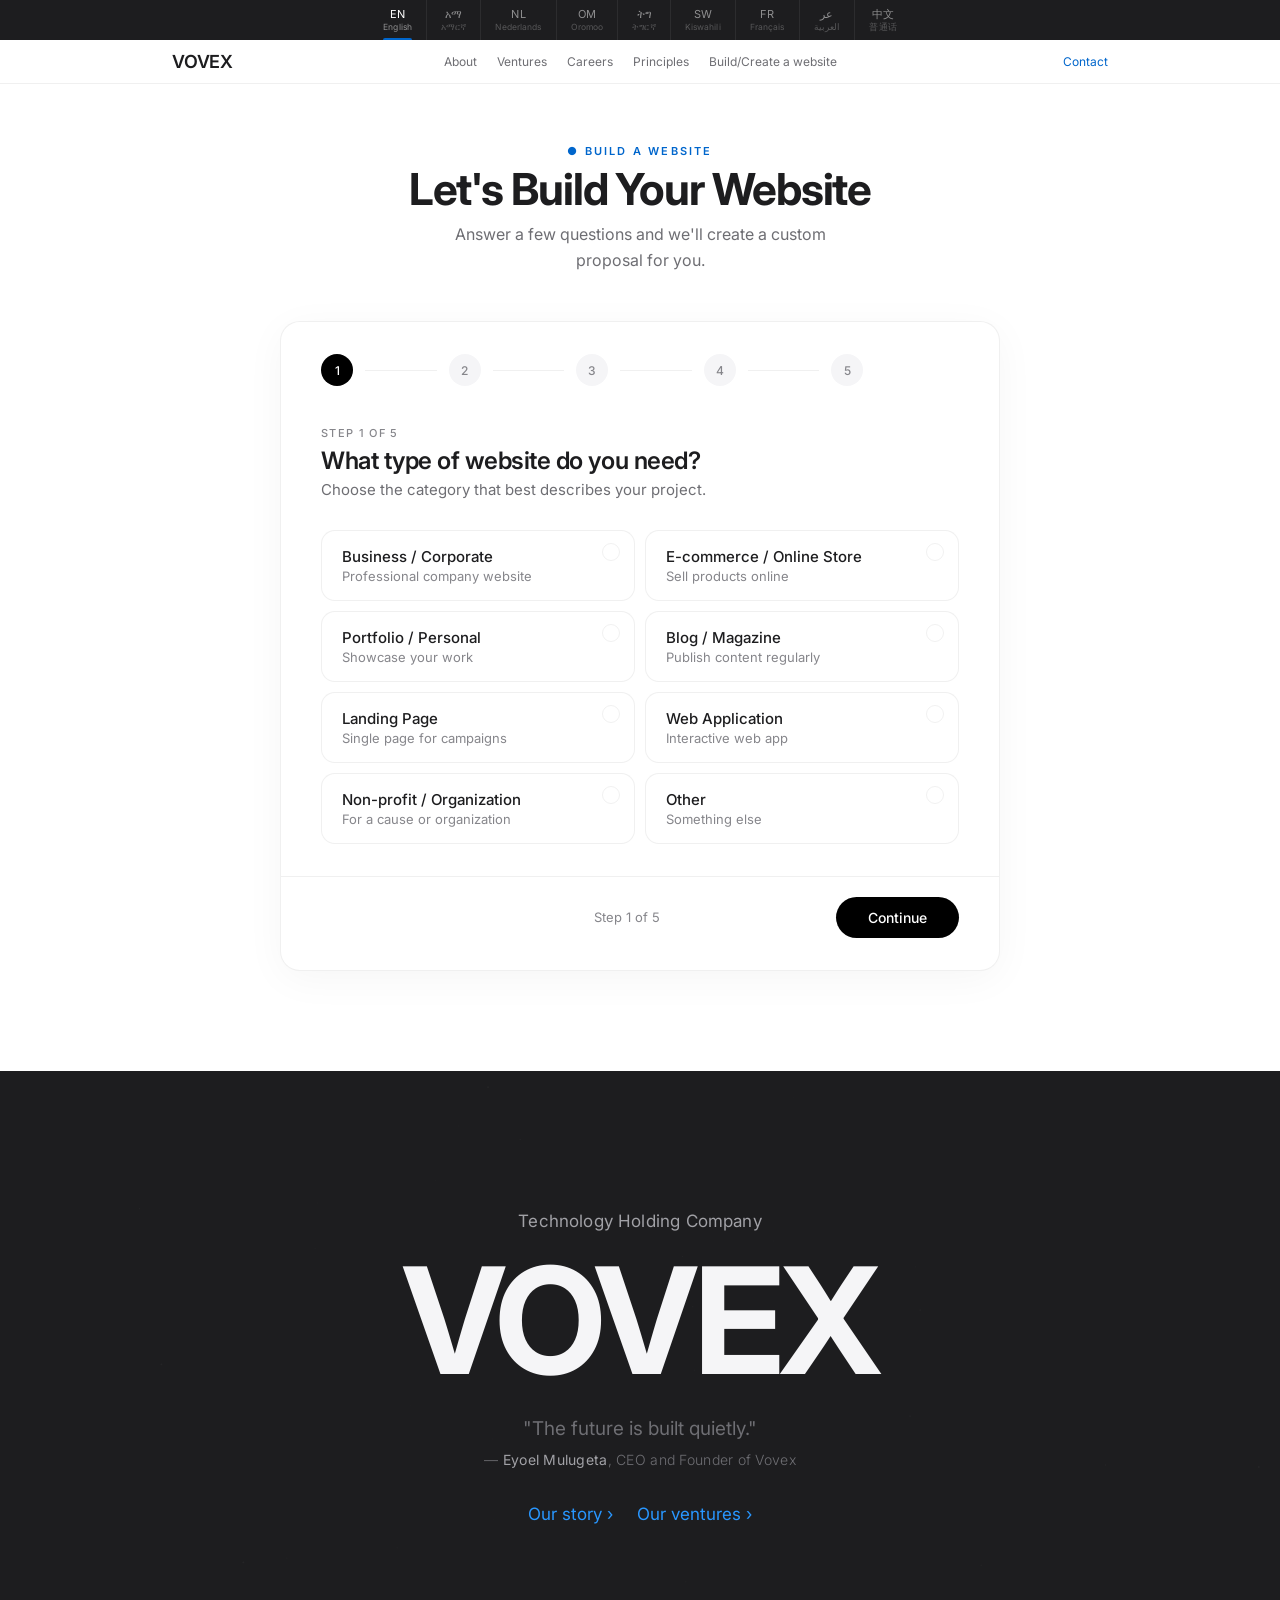
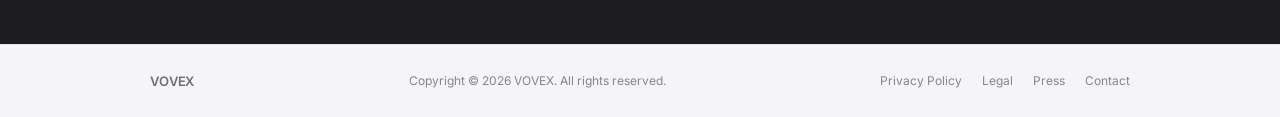
<file: create-website.html>
<!DOCTYPE html>
<html lang="en" dir="ltr">
<head>
<meta charset="UTF-8"/>
<meta name="viewport" content="width=device-width, initial-scale=1.0"/>
<title>VOVEX — Build a Website</title>
<meta name="description" content="VOVEX is a global technology holding company building platforms, systems, and ventures across AI, media, infrastructure, commerce, and digital systems."/>
<link rel="preconnect" href="https://fonts.googleapis.com"/>
<link rel="preconnect" href="https://fonts.gstatic.com" crossorigin/>
<link href="https://fonts.googleapis.com/css2?family=Inter:ital,wght@0,300;0,400;0,500;0,600;0,700;0,800;0,900;1,300;1,400&family=Noto+Sans+Ethiopic:wght@300;400;500&family=Noto+Sans+Arabic:wght@300;400;500&display=swap" rel="stylesheet"/>
<link rel="icon" type="image/png" href="./Resources/logo.PNG">
<style>
/* ─── RESET ─── */
*, *::before, *::after { box-sizing: border-box; margin: 0; padding: 0; }
html { scroll-behavior: smooth; background: #fff; }

/* ─── TOKENS ─── */
:root {
  --white: #ffffff;
  --off-white: #f5f5f7;
  --section-dark: #1d1d1f;
  --headline: #1d1d1f;
  --body: #1d1d1f;
  --secondary: #6e6e73;
  --tertiary: #86868b;
  --link: #0066cc;
  --link-hover: #0077ed;
  --divider: rgba(0,0,0,0.06);
  --nav-bg: rgba(255,255,255,0.92);
  --card-radius: 20px;
  --font: 'Inter', -apple-system, BlinkMacSystemFont, 'Helvetica Neue', Arial, sans-serif;
  --font-ethiopic: 'Noto Sans Ethiopic', 'Nyala', var(--font);
  --font-arabic: 'Noto Sans Arabic', var(--font);
}

body {
  font-family: var(--font);
  background: var(--white);
  color: var(--body);
  -webkit-font-smoothing: antialiased;
  -moz-osx-font-smoothing: grayscale;
  overflow-x: hidden;
}

/* ─── LANGUAGE BAR ─── */
#langbar {
  background: var(--section-dark);
  height: 40px;
  display: flex;
  align-items: center;
  justify-content: center;
  gap: 0;
  position: sticky;
  top: 0;
  z-index: 1000;
  overflow-x: auto;
  scrollbar-width: none;
}
#langbar::-webkit-scrollbar { display: none; }

.lbtn {
  font-size: 11px;
  font-weight: 400;
  letter-spacing: 0.01em;
  color: rgba(255,255,255,0.5);
  background: none;
  border: none;
  cursor: pointer;
  padding: 0 14px;
  height: 40px;
  white-space: nowrap;
  transition: color 0.2s;
  display: flex;
  flex-direction: column;
  align-items: center;
  justify-content: center;
  line-height: 1.2;
  border-right: 1px solid rgba(255,255,255,0.07);
  font-family: var(--font);
  position: relative;
}
.lbtn:last-child { border-right: none; }
.lbtn .ln { font-size: 8.5px; opacity: 0.5; margin-top: 1px; }
.lbtn:hover { color: rgba(255,255,255,0.85); }
.lbtn.active { color: #ffffff; }
.lbtn.active::after {
  content: '';
  position: absolute;
  bottom: 0; left: 14px; right: 14px;
  height: 2px;
  background: #0066cc;
  border-radius: 2px 2px 0 0;
}

/* ─── NAV ─── */
#nav {
  position: sticky;
  top: 40px;
  z-index: 999;
  height: 44px;
  background: var(--nav-bg);
  backdrop-filter: saturate(180%) blur(20px);
  -webkit-backdrop-filter: saturate(180%) blur(20px);
  display: flex;
  align-items: center;
  justify-content: center;
  border-bottom: 1px solid var(--divider);
}
.nav-inner {
  width: 100%;
  max-width: 980px;
  padding: 0 22px;
  display: grid;
  grid-template-columns: 1fr auto 1fr;
  align-items: center;
  gap: 0;
}
.nav-logo {
  font-size: 18px;
  font-weight: 600;
  letter-spacing: -0.01em;
  color: var(--headline);
  text-decoration: none;
  justify-self: start;
}
.nav-links {
  display: flex;
  align-items: center;
  gap: 0;
  list-style: none;
}
.nav-links a {
  font-size: 12px;
  font-weight: 400;
  color: var(--secondary);
  text-decoration: none;
  padding: 0 10px;
  height: 44px;
  display: flex;
  align-items: center;
  transition: color 0.2s;
}
.nav-links a:hover { color: var(--headline); }
.nav-right {
  justify-self: end;
  display: flex;
  align-items: center;
  gap: 18px;
}
.nav-contact {
  font-size: 12px;
  font-weight: 400;
  color: var(--link);
  text-decoration: none;
  transition: color 0.2s;
}
.nav-contact:hover { color: var(--link-hover); text-decoration: underline; }

/* ─── BUILD ─── */
#build {
  background: var(--white);
  padding: 60px 20px 100px;
  min-height: 100vh;
  display: flex;
  align-items: center;
  justify-content: center;
}
.build-inner {
  max-width: 720px;
  width: 100%;
  margin: 0 auto;
}
.build-header {
  text-align: center;
  margin-bottom: 48px;
}
.build-header .label {
  font-size: 11px;
  font-weight: 600;
  color: var(--link);
  letter-spacing: 0.2em;
  text-transform: uppercase;
  margin-bottom: 8px;
}
.build-header h1 {
  font-size: clamp(32px, 4.5vw, 44px);
  font-weight: 700;
  letter-spacing: -0.025em;
  line-height: 1.05;
  color: var(--headline);
}
.build-header p {
  font-size: 16px;
  font-weight: 400;
  color: var(--secondary);
  max-width: 420px;
  margin: 10px auto 0;
  line-height: 1.6;
}

/* ─── WIZARD ─── */
.wizard {
  background: var(--white);
  border-radius: var(--card-radius);
  border: 1px solid var(--divider);
  overflow: hidden;
  box-shadow: 0 8px 40px rgba(0,0,0,0.04);
  position: relative;
}

.wizard-progress {
  display: flex;
  align-items: center;
  justify-content: space-between;
  padding: 32px 40px 0;
  gap: 0;
}
.wizard-step-indicator {
  display: flex;
  align-items: center;
  gap: 0;
  flex: 1;
}
.wizard-step-indicator .num {
  width: 32px;
  height: 32px;
  border-radius: 50%;
  display: flex;
  align-items: center;
  justify-content: center;
  font-size: 12px;
  font-weight: 500;
  color: var(--tertiary);
  background: var(--off-white);
  transition: all 0.4s cubic-bezier(0.25, 0.1, 0.15, 1);
  flex-shrink: 0;
}
.wizard-step-indicator.active .num {
  background: #000;
  color: #fff;
}
.wizard-step-indicator.done .num {
  background: #000;
  color: #fff;
}
.wizard-step-indicator .line {
  flex: 1;
  height: 1px;
  background: var(--divider);
  margin: 0 12px;
  transition: background 0.4s;
}
.wizard-step-indicator.done .line {
  background: #000;
}
.wizard-step-indicator .label-text {
  display: none;
}

.wizard-body {
  padding: 40px 40px 32px;
  min-height: 380px;
}
.wizard-step {
  display: none;
  animation: fadeSlide 0.5s cubic-bezier(0.25, 0.1, 0.15, 1);
}
.wizard-step.active {
  display: block;
}
@keyframes fadeSlide {
  from { opacity: 0; transform: translateY(8px); }
  to { opacity: 1; transform: translateY(0); }
}
.wizard-step .step-number {
  font-size: 11px;
  font-weight: 500;
  color: var(--tertiary);
  letter-spacing: 0.12em;
  text-transform: uppercase;
  margin-bottom: 6px;
}
.wizard-step .step-title {
  font-size: 24px;
  font-weight: 600;
  letter-spacing: -0.02em;
  color: var(--headline);
  margin-bottom: 4px;
}
.wizard-step .step-sub {
  font-size: 15px;
  font-weight: 400;
  color: var(--secondary);
  margin-bottom: 28px;
  line-height: 1.5;
}

/* ─── STEP OPTIONS ─── */
.step-options {
  display: grid;
  grid-template-columns: 1fr 1fr;
  gap: 10px;
}
.step-options.single {
  grid-template-columns: 1fr;
}
.step-options .option {
  padding: 16px 20px;
  border: 1.5px solid var(--divider);
  border-radius: 14px;
  cursor: pointer;
  transition: all 0.3s cubic-bezier(0.25, 0.1, 0.15, 1);
  background: var(--white);
  text-align: left;
  position: relative;
}
.step-options .option:hover {
  border-color: #b0b0b8;
  transform: translateY(-1px);
  box-shadow: 0 4px 12px rgba(0,0,0,0.04);
}
.step-options .option.selected {
  border-color: #000;
  background: #fafafa;
  box-shadow: 0 0 0 1px #000;
}
.step-options .option .label {
  font-size: 15px;
  font-weight: 500;
  color: var(--headline);
}
.step-options .option .desc {
  font-size: 13px;
  font-weight: 400;
  color: var(--tertiary);
  margin-top: 2px;
}
.step-options .option .check {
  position: absolute;
  top: 12px;
  right: 14px;
  width: 18px;
  height: 18px;
  border-radius: 50%;
  border: 1.5px solid var(--divider);
  display: flex;
  align-items: center;
  justify-content: center;
  transition: all 0.3s;
}
.step-options .option.selected .check {
  background: #000;
  border-color: #000;
}
.step-options .option.selected .check::after {
  content: '✓';
  color: #fff;
  font-size: 10px;
  font-weight: 600;
}

/* ─── STEP INPUTS ─── */
.step-input {
  width: 100%;
  padding: 16px 18px;
  border: 1.5px solid var(--divider);
  border-radius: 14px;
  font-size: 15px;
  font-family: var(--font);
  color: var(--headline);
  background: var(--white);
  transition: border-color 0.3s, box-shadow 0.3s;
  outline: none;
}
.step-input:focus {
  border-color: #000;
  box-shadow: 0 0 0 3px rgba(0,0,0,0.05);
}
.step-input:hover {
  border-color: #b0b0b8;
}
.step-input::placeholder {
  color: var(--tertiary);
}

.step-textarea {
  width: 100%;
  padding: 16px 18px;
  border: 1.5px solid var(--divider);
  border-radius: 14px;
  font-size: 15px;
  font-family: var(--font);
  color: var(--headline);
  background: var(--white);
  transition: border-color 0.3s, box-shadow 0.3s;
  outline: none;
  resize: vertical;
  min-height: 80px;
}
.step-textarea:focus {
  border-color: #000;
  box-shadow: 0 0 0 3px rgba(0,0,0,0.05);
}
.step-textarea:hover {
  border-color: #b0b0b8;
}
.step-textarea::placeholder {
  color: var(--tertiary);
}

/* ─── CHECKBOX GRID ─── */
.checkbox-grid {
  display: grid;
  grid-template-columns: 1fr 1fr;
  gap: 6px 16px;
}
.checkbox-grid label {
  font-size: 14px;
  font-weight: 400;
  display: flex;
  align-items: center;
  gap: 12px;
  cursor: pointer;
  padding: 10px 12px;
  border-radius: 10px;
  transition: background 0.2s;
  border: 1px solid transparent;
}
.checkbox-grid label:hover {
  background: var(--off-white);
}
.checkbox-grid input[type="checkbox"] {
  width: 18px;
  height: 18px;
  flex-shrink: 0;
  accent-color: #000;
  cursor: pointer;
  border-radius: 4px;
}
.checkbox-grid .check-text {
  user-select: none;
}

/* ─── WIZARD FOOTER ─── */
.wizard-footer {
  display: flex;
  justify-content: space-between;
  align-items: center;
  padding: 20px 40px 32px;
  border-top: 1px solid var(--divider);
}
.wizard-footer .btn {
  padding: 12px 32px;
  font-size: 14px;
  font-weight: 500;
  font-family: var(--font);
  border: none;
  border-radius: 30px;
  cursor: pointer;
  transition: all 0.3s cubic-bezier(0.25, 0.1, 0.15, 1);
}
.wizard-footer .btn-back {
  background: transparent;
  color: var(--secondary);
}
.wizard-footer .btn-back:hover {
  color: var(--headline);
}
.wizard-footer .btn-next {
  background: #000;
  color: #fff;
}
.wizard-footer .btn-next:hover {
  transform: scale(1.02);
  box-shadow: 0 8px 24px rgba(0,0,0,0.15);
}
.wizard-footer .btn-next:disabled {
  opacity: 0.3;
  cursor: not-allowed;
  transform: none;
  box-shadow: none;
}
.wizard-footer .btn-submit {
  background: #000;
  color: #fff;
}
.wizard-footer .btn-submit:hover {
  transform: scale(1.02);
  box-shadow: 0 8px 24px rgba(0,0,0,0.15);
}
.wizard-footer .step-counter {
  font-size: 13px;
  color: var(--tertiary);
  font-weight: 400;
}

/* ─── SUCCESS ─── */
#success {
  display: none;
  text-align: center;
  padding: 60px 40px;
}
#success .icon {
  font-size: 48px;
  margin-bottom: 16px;
}
#success h2 {
  font-size: 28px;
  font-weight: 600;
  letter-spacing: -0.02em;
  color: var(--headline);
  margin-bottom: 8px;
}
#success p {
  font-size: 16px;
  color: var(--secondary);
  max-width: 400px;
  margin: 0 auto;
  line-height: 1.6;
}

/* ─── FINAL ─── */
#final {
  background: var(--section-dark);
  text-align: center;
  padding: 140px 20px 120px;
  position: relative;
  overflow: hidden;
}
#final-canvas {
  position: absolute;
  inset: 0; width: 100%; height: 100%;
  pointer-events: none;
  opacity: 0.3;
}
.final-tagline {
  font-size: clamp(13px, 1.5vw, 17px);
  font-weight: 400;
  color: #a1a1a6;
  letter-spacing: 0.01em;
  margin-bottom: 16px;
  position: relative; z-index: 2;
}
.final-wordmark {
  font-size: clamp(64px, 12vw, 148px);
  font-weight: 700;
  letter-spacing: -0.03em;
  color: #f5f5f7;
  line-height: 1;
  position: relative; z-index: 2;
}
.final-sub {
  font-size: 19px;
  font-weight: 400;
  color: #6e6e73;
  margin-top: 20px;
  position: relative; z-index: 2;
  max-width: 480px;
  margin-left: auto;
  margin-right: auto;
  line-height: 1.47;
}
.final-founder {
  font-size: 14px;
  font-weight: 300;
  color: #6e6e73;
  margin-top: 8px;
  position: relative; z-index: 2;
  letter-spacing: 0.02em;
}
.final-founder span {
  color: #a1a1a6;
  font-weight: 400;
}
.final-cta-row {
  margin-top: 36px;
  display: flex;
  justify-content: center;
  gap: 24px;
  position: relative; z-index: 2;
}
.final-link {
  font-size: 17px;
  font-weight: 400;
  color: #2997ff;
  text-decoration: none;
  display: inline-flex;
  align-items: center;
  gap: 4px;
  transition: color 0.2s;
}
.final-link:hover { color: #47a9ff; }

/* ─── FOOTER ─── */
footer {
  background: var(--off-white);
  border-top: 1px solid var(--divider);
  padding: 28px 20px;
}
.footer-inner {
  max-width: 980px;
  margin: 0 auto;
  display: flex;
  justify-content: space-between;
  align-items: center;
  flex-wrap: wrap;
  gap: 12px;
}
.footer-logo {
  font-size: 13px;
  font-weight: 600;
  color: var(--secondary);
  letter-spacing: -0.01em;
}
.footer-copy {
  font-size: 12px;
  color: var(--tertiary);
}
.footer-links {
  display: flex;
  gap: 20px;
}
.footer-links a {
  font-size: 12px;
  color: var(--tertiary);
  text-decoration: none;
  transition: color 0.2s;
}
.footer-links a:hover { color: var(--link); }

/* ─── RESPONSIVE ─── */
@media (max-width: 768px) {
  .nav-links { display: none; }
  .nav-inner { grid-template-columns: auto 1fr; }
  .nav-right { display: none; }
  .footer-inner { flex-direction: column; text-align: center; }
  .footer-links { flex-wrap: wrap; justify-content: center; }
  #langbar { justify-content: flex-start; }
  #build { padding: 40px 16px 60px; }
  .wizard-body { padding: 28px 24px 24px; min-height: 320px; }
  .wizard-footer { padding: 16px 24px 24px; flex-wrap: wrap; gap: 10px; }
  .wizard-progress { padding: 24px 24px 0; }
  .step-options { grid-template-columns: 1fr; }
  .checkbox-grid { grid-template-columns: 1fr; }
  .wizard-step .step-title { font-size: 20px; }
  .wizard-footer .btn { padding: 10px 24px; font-size: 13px; }
}
@media (max-width: 480px) {
  .wizard-body { padding: 20px 16px 20px; min-height: 280px; }
  .step-options .option { padding: 14px 16px; }
  .step-options .option .label { font-size: 14px; }
  .wizard-footer .step-counter { font-size: 12px; }
}
@media (prefers-reduced-motion: reduce) {
  *, *::before, *::after {
    animation-duration: .01ms !important;
    transition-duration: .01ms !important;
  }
}
</style>
</head>
<body>

<!-- ─── LANGUAGE BAR ─── -->
<div id="langbar" role="navigation" aria-label="Language selection">
  <button class="lbtn active" data-lang="en" onclick="setLang('en')">EN<span class="ln">English</span></button>
  <button class="lbtn" data-lang="am" onclick="setLang('am')">አማ<span class="ln">አማርኛ</span></button>
  <button class="lbtn" data-lang="nl" onclick="setLang('nl')">NL<span class="ln">Nederlands</span></button>
  <button class="lbtn" data-lang="om" onclick="setLang('om')">OM<span class="ln">Oromoo</span></button>
  <button class="lbtn" data-lang="ti" onclick="setLang('ti')">ትግ<span class="ln">ትግርኛ</span></button>
  <button class="lbtn" data-lang="sw" onclick="setLang('sw')">SW<span class="ln">Kiswahili</span></button>
  <button class="lbtn" data-lang="fr" onclick="setLang('fr')">FR<span class="ln">Français</span></button>
  <button class="lbtn" data-lang="ar" onclick="setLang('ar')">عر<span class="ln">العربية</span></button>
  <button class="lbtn" data-lang="zh" onclick="setLang('zh')">中文<span class="ln">普通话</span></button>
</div>

<!-- ─── NAV ─── -->
<nav id="nav" role="navigation" aria-label="Main navigation">
  <div class="nav-inner">
    <a class="nav-logo" href="./index.html">VOVEX</a>
    <ul class="nav-links" role="list">
      <li><a href="./About.html" data-i18n="nav_about">About</a></li>
      <li><a href="./ventures.html" data-i18n="nav_ventures">Ventures</a></li>
      <li><a href="./careers.html" data-i18n="nav_platforms">Careers</a></li>
      <li><a href="./principles.html" data-i18n="nav_principles">Principles</a></li>
      <li><a href="./create-website.html" data-i18n="nav_timeline">Build/Create a website</a></li>
    </ul>
    <div class="nav-right">
      <a class="nav-contact" href="./contact.html" data-i18n="nav_contact">Contact</a>
    </div>
  </div>
</nav>

<!-- ─── BUILD ─── -->
<section id="build">
  <div class="build-inner">
    <div class="build-header">
      <div class="label" data-i18n="build_label">● Build a Website</div>
      <h1 data-i18n="build_title">Let's Build Your Website</h1>
      <p data-i18n="build_sub">Answer a few questions and we'll create a custom proposal for you.</p>
    </div>

    <div class="wizard" id="wizard">
      <!-- Progress -->
      <div class="wizard-progress" id="wizardProgress">
        <div class="wizard-step-indicator active" data-step="0">
          <span class="num">1</span>
          <span class="line"></span>
        </div>
        <div class="wizard-step-indicator" data-step="1">
          <span class="num">2</span>
          <span class="line"></span>
        </div>
        <div class="wizard-step-indicator" data-step="2">
          <span class="num">3</span>
          <span class="line"></span>
        </div>
        <div class="wizard-step-indicator" data-step="3">
          <span class="num">4</span>
          <span class="line"></span>
        </div>
        <div class="wizard-step-indicator" data-step="4">
          <span class="num">5</span>
        </div>
      </div>

      <!-- Body -->
      <div class="wizard-body" id="wizardBody">
        <!-- Step 1: Website Type -->
        <div class="wizard-step active" data-step="0">
          <div class="step-number" data-i18n="step1_number">Step 1 of 5</div>
          <div class="step-title" data-i18n="step1_title">What type of website do you need?</div>
          <div class="step-sub" data-i18n="step1_sub">Choose the category that best describes your project.</div>
          <div class="step-options" id="step1Options">
            <div class="option" data-value="business" onclick="selectOption(this, 'step1')">
              <div class="label" data-i18n="opt_business">Business / Corporate</div>
              <div class="desc" data-i18n="opt_business_desc">Professional company website</div>
              <div class="check"></div>
            </div>
            <div class="option" data-value="ecommerce" onclick="selectOption(this, 'step1')">
              <div class="label" data-i18n="opt_ecommerce">E-commerce / Online Store</div>
              <div class="desc" data-i18n="opt_ecommerce_desc">Sell products online</div>
              <div class="check"></div>
            </div>
            <div class="option" data-value="portfolio" onclick="selectOption(this, 'step1')">
              <div class="label" data-i18n="opt_portfolio">Portfolio / Personal</div>
              <div class="desc" data-i18n="opt_portfolio_desc">Showcase your work</div>
              <div class="check"></div>
            </div>
            <div class="option" data-value="blog" onclick="selectOption(this, 'step1')">
              <div class="label" data-i18n="opt_blog">Blog / Magazine</div>
              <div class="desc" data-i18n="opt_blog_desc">Publish content regularly</div>
              <div class="check"></div>
            </div>
            <div class="option" data-value="landing" onclick="selectOption(this, 'step1')">
              <div class="label" data-i18n="opt_landing">Landing Page</div>
              <div class="desc" data-i18n="opt_landing_desc">Single page for campaigns</div>
              <div class="check"></div>
            </div>
            <div class="option" data-value="webapp" onclick="selectOption(this, 'step1')">
              <div class="label" data-i18n="opt_webapp">Web Application</div>
              <div class="desc" data-i18n="opt_webapp_desc">Interactive web app</div>
              <div class="check"></div>
            </div>
            <div class="option" data-value="nonprofit" onclick="selectOption(this, 'step1')">
              <div class="label" data-i18n="opt_nonprofit">Non-profit / Organization</div>
              <div class="desc" data-i18n="opt_nonprofit_desc">For a cause or organization</div>
              <div class="check"></div>
            </div>
            <div class="option" data-value="other" onclick="selectOption(this, 'step1')">
              <div class="label" data-i18n="opt_other">Other</div>
              <div class="desc" data-i18n="opt_other_desc">Something else</div>
              <div class="check"></div>
            </div>
          </div>
        </div>

        <!-- Step 2: Design & Pages -->
        <div class="wizard-step" data-step="1">
          <div class="step-number" data-i18n="step2_number">Step 2 of 5</div>
          <div class="step-title" data-i18n="step2_title">Design style & page count</div>
          <div class="step-sub" data-i18n="step2_sub">Tell us about your design preferences and how many pages you need.</div>
          
          <div style="margin-bottom:18px;">
            <label style="font-size:13px; font-weight:500; display:block; margin-bottom:6px; color:var(--headline);" data-i18n="label_design">Design Style <span style="color:#e74c3c;">*</span></label>
            <div class="step-options" id="step2Options" style="grid-template-columns:1fr 1fr 1fr;">
              <div class="option" data-value="modern" onclick="selectOption(this, 'step2')">
                <div class="label" data-i18n="opt_design_modern">Modern & Clean</div>
                <div class="check"></div>
              </div>
              <div class="option" data-value="minimal" onclick="selectOption(this, 'step2')">
                <div class="label" data-i18n="opt_design_minimal">Minimalist</div>
                <div class="check"></div>
              </div>
              <div class="option" data-value="creative" onclick="selectOption(this, 'step2')">
                <div class="label" data-i18n="opt_design_creative">Creative & Bold</div>
                <div class="check"></div>
              </div>
              <div class="option" data-value="corporate" onclick="selectOption(this, 'step2')">
                <div class="label" data-i18n="opt_design_corporate">Corporate</div>
                <div class="check"></div>
              </div>
              <div class="option" data-value="luxury" onclick="selectOption(this, 'step2')">
                <div class="label" data-i18n="opt_design_luxury">Luxury & Premium</div>
                <div class="check"></div>
              </div>
              <div class="option" data-value="playful" onclick="selectOption(this, 'step2')">
                <div class="label" data-i18n="opt_design_playful">Playful & Fun</div>
                <div class="check"></div>
              </div>
            </div>
          </div>

          <div>
            <label style="font-size:13px; font-weight:500; display:block; margin-bottom:6px; color:var(--headline);" data-i18n="label_pages">Number of Pages <span style="color:#e74c3c;">*</span></label>
            <div class="step-options" id="step2Pages" style="grid-template-columns:1fr 1fr 1fr 1fr 1fr;">
              <div class="option" data-value="1" onclick="selectOption(this, 'step2pages')">
                <div class="label">1</div>
                <div class="desc" data-i18n="opt_pages_1">Single page</div>
                <div class="check"></div>
              </div>
              <div class="option" data-value="2-5" onclick="selectOption(this, 'step2pages')">
                <div class="label">2-5</div>
                <div class="desc" data-i18n="opt_pages_2">Pages</div>
                <div class="check"></div>
              </div>
              <div class="option" data-value="6-10" onclick="selectOption(this, 'step2pages')">
                <div class="label">6-10</div>
                <div class="desc" data-i18n="opt_pages_3">Pages</div>
                <div class="check"></div>
              </div>
              <div class="option" data-value="11-20" onclick="selectOption(this, 'step2pages')">
                <div class="label">11-20</div>
                <div class="desc" data-i18n="opt_pages_4">Pages</div>
                <div class="check"></div>
              </div>
              <div class="option" data-value="20+" onclick="selectOption(this, 'step2pages')">
                <div class="label">20+</div>
                <div class="desc" data-i18n="opt_pages_5">Pages</div>
                <div class="check"></div>
              </div>
            </div>
          </div>
        </div>

        <!-- Step 3: Features -->
        <div class="wizard-step" data-step="2">
          <div class="step-number" data-i18n="step3_number">Step 3 of 5</div>
          <div class="step-title" data-i18n="step3_title">What features do you need?</div>
          <div class="step-sub" data-i18n="step3_sub">Select all that apply to your project.</div>
          <div class="checkbox-grid" id="step3Features">
            <label><input type="checkbox" value="contact-form"/> <span class="check-text">Contact Form</span></label>
            <label><input type="checkbox" value="blog"/> <span class="check-text">Blog / News</span></label>
            <label><input type="checkbox" value="ecommerce"/> <span class="check-text">E-commerce / Payments</span></label>
            <label><input type="checkbox" value="booking"/> <span class="check-text">Booking / Appointment</span></label>
            <label><input type="checkbox" value="membership"/> <span class="check-text">Membership / Login</span></label>
            <label><input type="checkbox" value="analytics"/> <span class="check-text">Analytics / Tracking</span></label>
            <label><input type="checkbox" value="seo"/> <span class="check-text">SEO Optimization</span></label>
            <label><input type="checkbox" value="multilingual"/> <span class="check-text">Multilingual</span></label>
            <label><input type="checkbox" value="social"/> <span class="check-text">Social Media Integration</span></label>
            <label><input type="checkbox" value="custom"/> <span class="check-text">Custom Features</span></label>
          </div>
          <div style="margin-top:14px; font-size:13px; color:var(--tertiary);" data-i18n="step3_note">Don't worry if you're not sure — we'll help you decide later.</div>
        </div>

        <!-- Step 4: Budget & Timeline -->
        <div class="wizard-step" data-step="3">
          <div class="step-number" data-i18n="step4_number">Step 4 of 5</div>
          <div class="step-title" data-i18n="step4_title">Budget & Timeline</div>
          <div class="step-sub" data-i18n="step4_sub">This helps us create a proposal that fits your needs.</div>
          
          <div style="margin-bottom:18px;">
            <label style="font-size:13px; font-weight:500; display:block; margin-bottom:6px; color:var(--headline);" data-i18n="label_budget">Budget Range (ETB) <span style="color:#e74c3c;">*</span></label>
            <div class="step-options" id="step4Budget" style="grid-template-columns:1fr 1fr 1fr;">
              <div class="option" data-value="<10000" onclick="selectOption(this, 'step4budget')">
                <div class="label" data-i18n="opt_budget_1">Under 10,000</div>
                <div class="check"></div>
              </div>
              <div class="option" data-value="10000-25000" onclick="selectOption(this, 'step4budget')">
                <div class="label" data-i18n="opt_budget_2">10k – 25k</div>
                <div class="check"></div>
              </div>
              <div class="option" data-value="25000-50000" onclick="selectOption(this, 'step4budget')">
                <div class="label" data-i18n="opt_budget_3">25k – 50k</div>
                <div class="check"></div>
              </div>
              <div class="option" data-value="50000-100000" onclick="selectOption(this, 'step4budget')">
                <div class="label" data-i18n="opt_budget_4">50k – 100k</div>
                <div class="check"></div>
              </div>
              <div class="option" data-value="100000-250000" onclick="selectOption(this, 'step4budget')">
                <div class="label" data-i18n="opt_budget_5">100k – 250k</div>
                <div class="check"></div>
              </div>
              <div class="option" data-value="250000+" onclick="selectOption(this, 'step4budget')">
                <div class="label" data-i18n="opt_budget_6">250,000+</div>
                <div class="check"></div>
              </div>
            </div>
          </div>

          <div>
            <label style="font-size:13px; font-weight:500; display:block; margin-bottom:6px; color:var(--headline);" data-i18n="label_timeline">Expected Timeline <span style="color:#e74c3c;">*</span></label>
            <div class="step-options" id="step4Timeline" style="grid-template-columns:1fr 1fr 1fr 1fr;">
              <div class="option" data-value="urgent" onclick="selectOption(this, 'step4timeline')">
                <div class="label" data-i18n="opt_timeline_urgent">Urgent</div>
                <div class="desc" data-i18n="opt_timeline_urgent_desc">1-2 weeks</div>
                <div class="check"></div>
              </div>
              <div class="option" data-value="soon" onclick="selectOption(this, 'step4timeline')">
                <div class="label" data-i18n="opt_timeline_soon">Soon</div>
                <div class="desc" data-i18n="opt_timeline_soon_desc">3-4 weeks</div>
                <div class="check"></div>
              </div>
              <div class="option" data-value="standard" onclick="selectOption(this, 'step4timeline')">
                <div class="label" data-i18n="opt_timeline_standard">Standard</div>
                <div class="desc" data-i18n="opt_timeline_standard_desc">1-2 months</div>
                <div class="check"></div>
              </div>
              <div class="option" data-value="flexible" onclick="selectOption(this, 'step4timeline')">
                <div class="label" data-i18n="opt_timeline_flexible">Flexible</div>
                <div class="desc" data-i18n="opt_timeline_flexible_desc">2-3 months</div>
                <div class="check"></div>
              </div>
            </div>
          </div>
        </div>

        <!-- Step 5: Contact Info -->
        <div class="wizard-step" data-step="4">
          <div class="step-number" data-i18n="step5_number">Step 5 of 5</div>
          <div class="step-title" data-i18n="step5_title">Almost done. Who are you?</div>
          <div class="step-sub" data-i18n="step5_sub">We'll use this to send you your custom proposal.</div>
          
          <div style="margin-bottom:14px;">
            <label style="font-size:13px; font-weight:500; display:block; margin-bottom:5px; color:var(--headline);" data-i18n="label_name">Full Name <span style="color:#e74c3c;">*</span></label>
            <input type="text" class="step-input" id="fullName" placeholder="Enter your full name"/>
          </div>
          <div style="margin-bottom:14px;">
            <label style="font-size:13px; font-weight:500; display:block; margin-bottom:5px; color:var(--headline);" data-i18n="label_email">Email Address <span style="color:#e74c3c;">*</span></label>
            <input type="email" class="step-input" id="email" placeholder="you@example.com"/>
          </div>
          <div style="margin-bottom:14px;">
            <label style="font-size:13px; font-weight:500; display:block; margin-bottom:5px; color:var(--headline);" data-i18n="label_phone">Phone Number</label>
            <input type="tel" class="step-input" id="phone" placeholder="+251 9XX XXX XXX"/>
          </div>
          <div style="margin-bottom:14px;">
            <label style="font-size:13px; font-weight:500; display:block; margin-bottom:5px; color:var(--headline);" data-i18n="label_company">Company / Organization</label>
            <input type="text" class="step-input" id="company" placeholder="Your company name"/>
          </div>
          <div style="margin-bottom:14px;">
            <label style="font-size:13px; font-weight:500; display:block; margin-bottom:5px; color:var(--headline);" data-i18n="label_details">Additional Details</label>
            <textarea class="step-textarea" id="details" placeholder="Tell us more about your project, goals, target audience..."></textarea>
          </div>
          <div>
            <div style="display:flex; align-items:flex-start; gap:12px; padding:14px 18px; background:var(--off-white); border-radius:14px; border:1px solid var(--divider);">
              <input type="checkbox" id="privacyAgree" style="width:18px; height:18px; flex-shrink:0; margin-top:1px; accent-color:#000; cursor:pointer;"/>
              <label for="privacyAgree" style="font-size:13px; font-weight:400; color:var(--secondary); cursor:pointer; line-height:1.5;" data-i18n="label_privacy">I have read and agree to the <a href="./privacypolicy.html" target="_blank" style="color:var(--link); text-decoration:none; font-weight:500;">Privacy Policy</a> <span style="color:#e74c3c;">*</span></label>
            </div>
          </div>
        </div>
      </div>

      <!-- Footer -->
      <div class="wizard-footer">
        <button class="btn btn-back" id="prevBtn" onclick="prevStep()" style="visibility:hidden;" data-i18n="btn_back">Back</button>
        <span class="step-counter" id="stepCounter">Step 1 of 5</span>
        <button class="btn btn-next" id="nextBtn" onclick="nextStep()" data-i18n="btn_next">Continue</button>
      </div>
    </div>

    <!-- Success Message -->
    <div id="success">
      <div class="icon">✓</div>
      <h2 data-i18n="success_title">Your proposal is on its way</h2>
      <p data-i18n="success_desc">Thank you! We'll review your request and get back to you within 48 hours with a custom proposal tailored to your needs.</p>
    </div>
  </div>
</section>

<!-- ─── FINAL ─── -->
<section id="final">
  <canvas id="final-canvas"></canvas>
  <p class="final-tagline" data-i18n="final_eyebrow">Technology Holding Company</p>
  <h2 class="final-wordmark">VOVEX</h2>
  <p class="final-sub" data-i18n="final_quote">"The future is built quietly."</p>
  <p class="final-founder" data-i18n="final_founder">— <span>Eyoel Mulugeta</span>, CEO and Founder of Vovex</p>
  <div class="final-cta-row">
    <a class="final-link" href="./About.html" data-i18n="final_cta1">Our story ›</a>
    <a class="final-link" href="./ventures.html" data-i18n="final_cta2">Our ventures ›</a>
  </div>
</section>

<!-- ─── FOOTER ─── -->
<footer>
  <div class="footer-inner">
    <span class="footer-logo">VOVEX</span>
    <span class="footer-copy" data-i18n="footer_copy">Copyright © 2026 VOVEX. All rights reserved.</span>
    <div class="footer-links">
      <a href="./privacypolicy.html" data-i18n="footer_privacy">Privacy Policy</a>
      <a href="./legal.html" data-i18n="footer_legal">Legal</a>
      <a href="./press.html" data-i18n="footer_press">Press</a>
      <a href="./contact.html" data-i18n="footer_contact">Contact</a>
    </div>
  </div>
</footer>

<script>
/* ════════════════════════════════
   I18N - Minimal
════════════════════════════════ */
const T = {
  en:{
    nav_about:"About",nav_ventures:"Ventures",nav_platforms:"Careers",
    nav_principles:"Principles",nav_timeline:"Build/Create a website",nav_contact:"Contact",
    build_label:"● Build a Website",
    build_title:"Let's Build Your Website",
    build_sub:"Answer a few questions and we'll create a custom proposal for you.",
    step1_number:"Step 1 of 5",step1_title:"What type of website do you need?",step1_sub:"Choose the category that best describes your project.",
    opt_business:"Business / Corporate",opt_business_desc:"Professional company website",
    opt_ecommerce:"E-commerce / Online Store",opt_ecommerce_desc:"Sell products online",
    opt_portfolio:"Portfolio / Personal",opt_portfolio_desc:"Showcase your work",
    opt_blog:"Blog / Magazine",opt_blog_desc:"Publish content regularly",
    opt_landing:"Landing Page",opt_landing_desc:"Single page for campaigns",
    opt_webapp:"Web Application",opt_webapp_desc:"Interactive web app",
    opt_nonprofit:"Non-profit / Organization",opt_nonprofit_desc:"For a cause or organization",
    opt_other:"Other",opt_other_desc:"Something else",
    step2_number:"Step 2 of 5",step2_title:"Design style & page count",step2_sub:"Tell us about your design preferences and how many pages you need.",
    label_design:"Design Style",label_pages:"Number of Pages",
    opt_design_modern:"Modern & Clean",opt_design_minimal:"Minimalist",opt_design_creative:"Creative & Bold",
    opt_design_corporate:"Corporate",opt_design_luxury:"Luxury & Premium",opt_design_playful:"Playful & Fun",
    opt_pages_1:"Single page",opt_pages_2:"Pages",opt_pages_3:"Pages",opt_pages_4:"Pages",opt_pages_5:"Pages",
    step3_number:"Step 3 of 5",step3_title:"What features do you need?",step3_sub:"Select all that apply to your project.",step3_note:"Don't worry if you're not sure — we'll help you decide later.",
    step4_number:"Step 4 of 5",step4_title:"Budget & Timeline",step4_sub:"This helps us create a proposal that fits your needs.",
    label_budget:"Budget Range (ETB)",label_timeline:"Expected Timeline",
    opt_budget_1:"Under 10,000",opt_budget_2:"10k – 25k",opt_budget_3:"25k – 50k",opt_budget_4:"50k – 100k",opt_budget_5:"100k – 250k",opt_budget_6:"250,000+",
    opt_timeline_urgent:"Urgent",opt_timeline_urgent_desc:"1-2 weeks",
    opt_timeline_soon:"Soon",opt_timeline_soon_desc:"3-4 weeks",
    opt_timeline_standard:"Standard",opt_timeline_standard_desc:"1-2 months",
    opt_timeline_flexible:"Flexible",opt_timeline_flexible_desc:"2-3 months",
    step5_number:"Step 5 of 5",step5_title:"Almost done. Who are you?",step5_sub:"We'll use this to send you your custom proposal.",
    label_name:"Full Name",label_email:"Email Address",label_phone:"Phone Number",
    label_company:"Company / Organization",label_details:"Additional Details",
    label_privacy:"I have read and agree to the Privacy Policy",
    btn_back:"Back",btn_next:"Continue",
    success_title:"Your proposal is on its way",success_desc:"Thank you! We'll review your request and get back to you within 48 hours with a custom proposal tailored to your needs.",
    final_eyebrow:"Technology Holding Company",final_quote:"“The future is built quietly.”",
    final_founder:"— Eyoel Mulugeta, CEO and Founder of Vovex",
    final_cta1:"Our story ›",final_cta2:"Our ventures ›",
    footer_copy:"Copyright © 2026 VOVEX. All rights reserved.",
    footer_privacy:"Privacy Policy",footer_legal:"Legal",footer_press:"Press",footer_contact:"Contact"
  },
  am:{
    nav_about:"ስለ",nav_ventures:"ተቋሞች",nav_platforms:"ስራዎች",
    nav_principles:"መርሆዎች",nav_timeline:"ድህረ ገጽ ግንባ/ፍጠር",nav_contact:"አግኙን",
    build_label:"● ድህረ ገጽ ግንባ",build_title:"ድህረ ገጽዎን እንገንባ",build_sub:"ጥቂት ጥያቄዎችን ይመልሱ እና ለእርስዎ ብጁ ሀሳብ እንፈጥራለን።",
    step1_number:"ደረጃ 1 ከ 5",step1_title:"ምን አይነት ድህረ ገጽ ያስፈልግዎታል?",step1_sub:"ፕሮጀክትዎን በተሻለ ሁኔታ የሚገልጸውን ምድብ ይምረጡ።",
    opt_business:"ንግድ / ኮርፖሬት",opt_business_desc:"ሙያዊ የኩባንያ ድህረ ገጽ",
    opt_ecommerce:"ኢ-ኮሜርስ / የመስመር ላይ መደብር",opt_ecommerce_desc:"ምርቶችን በመስመር ላይ ይሸጡ",
    opt_portfolio:"ፖርትፎሊዮ / የግል",opt_portfolio_desc:"ስራዎን ያሳዩ",
    opt_blog:"ብሎግ / መጽሔት",opt_blog_desc:"ይዘትን በመደበኛነት ያትሙ",
    opt_landing:"የማረፊያ ገጽ",opt_landing_desc:"ለዘመቻዎች ነጠላ ገጽ",
    opt_webapp:"የድር መተግበሪያ",opt_webapp_desc:"በይነተገናኝ የድር መተግበሪያ",
    opt_nonprofit:"ለትርፍ ያልተቋቋመ",opt_nonprofit_desc:"ለበጎ አላማ ወይም ድርጅት",
    opt_other:"ሌላ",opt_other_desc:"ሌላ ነገር",
    step2_number:"ደረጃ 2 ከ 5",step2_title:"የዲዛይን ዘይቤ እና የገጾች ብዛት",step2_sub:"ስለ ዲዛይን ምርጫዎችዎ እና ስንት ገጾች እንደሚፈልጉ ይንገሩን።",
    label_design:"የዲዛይን ዘይቤ",label_pages:"የገጾች ብዛት",
    opt_design_modern:"ዘመናዊ እና ንጹህ",opt_design_minimal:"አነስተኛ",opt_design_creative:"ፈጠራ እና ደፋር",
    opt_design_corporate:"ኮርፖሬት",opt_design_luxury:"የቅንጦት እና ፕሪሚየም",opt_design_playful:"አስቂኝ እና አስደሳች",
    opt_pages_1:"ነጠላ ገጽ",opt_pages_2:"ገጾች",opt_pages_3:"ገጾች",opt_pages_4:"ገጾች",opt_pages_5:"ገጾች",
    step3_number:"ደረጃ 3 ከ 5",step3_title:"ምን ባህሪያት ያስፈልግዎታል?",step3_sub:"በፕሮጀክትዎ ላይ የሚሰሩትን ሁሉ ይምረጡ።",step3_note:"እርግጠኛ ካልሆኑ አይጨነቁ — በኋላ ለመወሰን እንረዳዎታለን።",
    step4_number:"ደረጃ 4 ከ 5",step4_title:"በጀት እና የጊዜ ሰሌዳ",step4_sub:"ይህ ፍላጎቶችዎን የሚያሟላ ሀሳብ ለመፍጠር ይረዳናል።",
    label_budget:"የበጀት ክልል (ብር)",label_timeline:"የሚጠበቀው ጊዜ",
    opt_budget_1:"ከ10,000 በታች",opt_budget_2:"10k – 25k",opt_budget_3:"25k – 50k",opt_budget_4:"50k – 100k",opt_budget_5:"100k – 250k",opt_budget_6:"250,000+",
    opt_timeline_urgent:"አስቸኳይ",opt_timeline_urgent_desc:"1-2 ሳምንታት",
    opt_timeline_soon:"በቅርቡ",opt_timeline_soon_desc:"3-4 ሳምንታት",
    opt_timeline_standard:"መደበኛ",opt_timeline_standard_desc:"1-2 ወራት",
    opt_timeline_flexible:"ተለዋዋጭ",opt_timeline_flexible_desc:"2-3 ወራት",
    step5_number:"ደረጃ 5 ከ 5",step5_title:"ሊጨርስ ተቃርቧል። እርስዎ ማን ናቸው?",step5_sub:"ይህንን ለእርስዎ ብጁ ሀሳብ ለመላክ እንጠቀማለን።",
    label_name:"ሙሉ ስም",label_email:"ኢሜይል አድራሻ",label_phone:"ስልክ ቁጥር",
    label_company:"ኩባንያ / ድርጅት",label_details:"ተጨማሪ ዝርዝሮች",
    label_privacy:"የግላዊነት ፖሊሲን አንብቤያለሁ እና ተስማምቻለሁ",
    btn_back:"ተመለስ",btn_next:"ቀጥል",
    success_title:"ሀሳብዎ በመንገድ ላይ ነው",success_desc:"እናመሰግናለን! ጥያቄዎን እንገመግማለን እና በ48 ሰዓታት ውስጥ ለእርስዎ ብጁ ሀሳብ እንመልሳለን።",
    final_eyebrow:"የቴክኖሎጂ ሆልዲንግ ኩባንያ",final_quote:"“ወደፊቱ በጸጥታ ይሠራል።”",
    final_founder:"— ኢየኤል ሙሉጌታ፣ የቮቬክስ ዋና ሥራ አስፈጻሚ እና መሥራች",
    final_cta1:"ታሪካችን ›",final_cta2:"ተቋሞቻችን ›",
    footer_copy:"© 2026 VOVEX. መብቱ በሕግ የተጠበቀ ነው።",
    footer_privacy:"የግልነት ፖሊሲ",footer_legal:"ሕጋዊ",footer_press:"ፕሬስ",footer_contact:"አግኙን"
  },
  nl:{
    nav_about:"Over",nav_ventures:"Activiteiten",nav_platforms:"Carrières",
    nav_principles:"Principes",nav_timeline:"Website bouwen/maken",nav_contact:"Contact",
    build_label:"● Bouw een Website",build_title:"Laten we uw Website Bouwen",build_sub:"Beantwoord een paar vragen en we maken een op maat gemaakt voorstel voor u.",
    step1_number:"Stap 1 van 5",step1_title:"Wat voor type website heeft u nodig?",step1_sub:"Kies de categorie die het beste bij uw project past.",
    opt_business:"Bedrijf / Zakelijk",opt_business_desc:"Professionele bedrijfswebsite",
    opt_ecommerce:"E-commerce / Webshop",opt_ecommerce_desc:"Verkoop producten online",
    opt_portfolio:"Portfolio / Persoonlijk",opt_portfolio_desc:"Laat uw werk zien",
    opt_blog:"Blog / Magazine",opt_blog_desc:"Regelmatig content publiceren",
    opt_landing:"Landingspagina",opt_landing_desc:"Enkele pagina voor campagnes",
    opt_webapp:"Webapplicatie",opt_webapp_desc:"Interactieve webapp",
    opt_nonprofit:"Non-profit / Organisatie",opt_nonprofit_desc:"Voor een goed doel",
    opt_other:"Anders",opt_other_desc:"Iets anders",
    step2_number:"Stap 2 van 5",step2_title:"Ontwerpstijl & aantal pagina's",step2_sub:"Vertel ons over uw ontwerpvoorkeuren en hoeveel pagina's u nodig heeft.",
    label_design:"Ontwerpstijl",label_pages:"Aantal Pagina's",
    opt_design_modern:"Modern & Schoon",opt_design_minimal:"Minimalistisch",opt_design_creative:"Creatief & Gedurfd",
    opt_design_corporate:"Zakelijk",opt_design_luxury:"Luxe & Premium",opt_design_playful:"Speels & Leuk",
    opt_pages_1:"Enkele pagina",opt_pages_2:"Pagina's",opt_pages_3:"Pagina's",opt_pages_4:"Pagina's",opt_pages_5:"Pagina's",
    step3_number:"Stap 3 van 5",step3_title:"Welke functies heeft u nodig?",step3_sub:"Selecteer alles wat van toepassing is op uw project.",step3_note:"Maak u geen zorgen als u niet zeker bent — we helpen u later beslissen.",
    step4_number:"Stap 4 van 5",step4_title:"Budget & Tijdspad",step4_sub:"Dit helpt ons een voorstel te maken dat bij uw behoeften past.",
    label_budget:"Budgetbereik (ETB)",label_timeline:"Verwacht Tijdspad",
    opt_budget_1:"Onder 10,000",opt_budget_2:"10k – 25k",opt_budget_3:"25k – 50k",opt_budget_4:"50k – 100k",opt_budget_5:"100k – 250k",opt_budget_6:"250,000+",
    opt_timeline_urgent:"Dringend",opt_timeline_urgent_desc:"1-2 weken",
    opt_timeline_soon:"Binnenkort",opt_timeline_soon_desc:"3-4 weken",
    opt_timeline_standard:"Standaard",opt_timeline_standard_desc:"1-2 maanden",
    opt_timeline_flexible:"Flexibel",opt_timeline_flexible_desc:"2-3 maanden",
    step5_number:"Stap 5 van 5",step5_title:"Bijna klaar. Wie bent u?",step5_sub:"We gebruiken dit om u uw voorstel te sturen.",
    label_name:"Volledige Naam",label_email:"E-mailadres",label_phone:"Telefoonnummer",
    label_company:"Bedrijf / Organisatie",label_details:"Aanvullende Details",
    label_privacy:"Ik heb het Privacybeleid gelezen en ga ermee akkoord",
    btn_back:"Terug",btn_next:"Doorgaan",
    success_title:"Uw voorstel is onderweg",success_desc:"Bedankt! We beoordelen uw aanvraag en nemen binnen 48 uur contact met u op.",
    final_eyebrow:"Technologisch Holdingbedrijf",final_quote:"“De toekomst wordt stil gebouwd.”",
    final_founder:"— Eyoel Mulugeta, CEO en Oprichter van Vovex",
    final_cta1:"Ons verhaal ›",final_cta2:"Onze activiteiten ›",
    footer_copy:"© 2026 VOVEX. Alle rechten voorbehouden.",
    footer_privacy:"Privacybeleid",footer_legal:"Juridisch",footer_press:"Pers",footer_contact:"Contact"
  },
  fr:{
    nav_about:"À propos",nav_ventures:"Activités",nav_platforms:"Carrières",
    nav_principles:"Principes",nav_timeline:"Construire/Créer un site web",nav_contact:"Contact",
    build_label:"● Construire un Site Web",build_title:"Construisons Votre Site Web",build_sub:"Répondez à quelques questions et nous créerons une proposition personnalisée pour vous.",
    step1_number:"Étape 1 sur 5",step1_title:"Quel type de site web avez-vous besoin?",step1_sub:"Choisissez la catégorie qui décrit le mieux votre projet.",
    opt_business:"Entreprise / Corporate",opt_business_desc:"Site web professionnel d'entreprise",
    opt_ecommerce:"E-commerce / Boutique en Ligne",opt_ecommerce_desc:"Vendez des produits en ligne",
    opt_portfolio:"Portfolio / Personnel",opt_portfolio_desc:"Montrez votre travail",
    opt_blog:"Blog / Magazine",opt_blog_desc:"Publiez du contenu régulièrement",
    opt_landing:"Page d'Atterrissage",opt_landing_desc:"Page unique pour les campagnes",
    opt_webapp:"Application Web",opt_webapp_desc:"Application web interactive",
    opt_nonprofit:"Association / Organisation",opt_nonprofit_desc:"Pour une cause ou organisation",
    opt_other:"Autre",opt_other_desc:"Quelque chose d'autre",
    step2_number:"Étape 2 sur 5",step2_title:"Style de design & nombre de pages",step2_sub:"Parlez-nous de vos préférences de design et du nombre de pages dont vous avez besoin.",
    label_design:"Style de Design",label_pages:"Nombre de Pages",
    opt_design_modern:"Moderne & Propre",opt_design_minimal:"Minimaliste",opt_design_creative:"Créatif & Audacieux",
    opt_design_corporate:"Corporate",opt_design_luxury:"Luxe & Premium",opt_design_playful:"Ludique & Amusant",
    opt_pages_1:"Page unique",opt_pages_2:"Pages",opt_pages_3:"Pages",opt_pages_4:"Pages",opt_pages_5:"Pages",
    step3_number:"Étape 3 sur 5",step3_title:"De quelles fonctionnalités avez-vous besoin?",step3_sub:"Sélectionnez tout ce qui s'applique à votre projet.",step3_note:"Ne vous inquiétez pas si vous n'êtes pas sûr — nous vous aiderons à décider plus tard.",
    step4_number:"Étape 4 sur 5",step4_title:"Budget & Calendrier",step4_sub:"Cela nous aide à créer une proposition qui correspond à vos besoins.",
    label_budget:"Fourchette de Budget (ETB)",label_timeline:"Calendrier Prévu",
    opt_budget_1:"Moins de 10,000",opt_budget_2:"10k – 25k",opt_budget_3:"25k – 50k",opt_budget_4:"50k – 100k",opt_budget_5:"100k – 250k",opt_budget_6:"250,000+",
    opt_timeline_urgent:"Urgent",opt_timeline_urgent_desc:"1-2 semaines",
    opt_timeline_soon:"Bientôt",opt_timeline_soon_desc:"3-4 semaines",
    opt_timeline_standard:"Standard",opt_timeline_standard_desc:"1-2 mois",
    opt_timeline_flexible:"Flexible",opt_timeline_flexible_desc:"2-3 mois",
    step5_number:"Étape 5 sur 5",step5_title:"Presque fini. Qui êtes-vous?",step5_sub:"Nous utiliserons ces informations pour vous envoyer votre proposition.",
    label_name:"Nom Complet",label_email:"Adresse Email",label_phone:"Numéro de Téléphone",
    label_company:"Entreprise / Organisation",label_details:"Détails Supplémentaires",
    label_privacy:"J'ai lu et j'accepte la Politique de Confidentialité",
    btn_back:"Retour",btn_next:"Continuer",
    success_title:"Votre proposition est en route",success_desc:"Merci! Nous examinerons votre demande et vous répondrons sous 48 heures.",
    final_eyebrow:"Société Holding Technologique",final_quote:"“L'avenir se construit en silence.”",
    final_founder:"— Eyoel Mulugeta, PDG et Fondateur de Vovex",
    final_cta1:"Notre histoire ›",final_cta2:"Nos activités ›",
    footer_copy:"© 2026 VOVEX. Tous droits réservés.",
    footer_privacy:"Politique de confidentialité",footer_legal:"Mentions légales",footer_press:"Presse",footer_contact:"Contact"
  },
  ar:{
    nav_about:"عن الشركة",nav_ventures:"المشاريع",nav_platforms:"وظائف",
    nav_principles:"المبادئ",nav_timeline:"بناء/إنشاء موقع",nav_contact:"تواصل",
    build_label:"● بناء موقع",build_title:"لنبني موقعك",build_sub:"أجب عن بضع أسئلة وسننشئ لك عرضاً مخصصاً.",
    step1_number:"الخطوة 1 من 5",step1_title:"ما نوع الموقع الذي تحتاجه؟",step1_sub:"اختر الفئة التي تصف مشروعك بشكل أفضل.",
    opt_business:"أعمال / شركات",opt_business_desc:"موقع شركة احترافي",
    opt_ecommerce:"متجر إلكتروني",opt_ecommerce_desc:"بيع المنتجات عبر الإنترنت",
    opt_portfolio:"محفظة / شخصي",opt_portfolio_desc:"اعرض أعمالك",
    opt_blog:"مدونة / مجلة",opt_blog_desc:"انشر المحتوى بانتظام",
    opt_landing:"صفحة هبوط",opt_landing_desc:"صفحة واحدة للحملات",
    opt_webapp:"تطبيق ويب",opt_webapp_desc:"تطبيق ويب تفاعلي",
    opt_nonprofit:"غير ربحي",opt_nonprofit_desc:"لقضية أو منظمة",
    opt_other:"أخرى",opt_other_desc:"شيء آخر",
    step2_number:"الخطوة 2 من 5",step2_title:"نمط التصميم وعدد الصفحات",step2_sub:"أخبرنا عن تفضيلاتك في التصميم وعدد الصفحات التي تحتاجها.",
    label_design:"نمط التصميم",label_pages:"عدد الصفحات",
    opt_design_modern:"حديث ونظيف",opt_design_minimal:"بسيط",opt_design_creative:"إبداعي وجريء",
    opt_design_corporate:"شركات",opt_design_luxury:"فاخر ومتميز",opt_design_playful:"مرح وممتع",
    opt_pages_1:"صفحة واحدة",opt_pages_2:"صفحات",opt_pages_3:"صفحات",opt_pages_4:"صفحات",opt_pages_5:"صفحات",
    step3_number:"الخطوة 3 من 5",step3_title:"ما الميزات التي تحتاجها؟",step3_sub:"اختر كل ما ينطبق على مشروعك.",step3_note:"لا تقلق إذا لم تكن متأكداً — سنساعدك في اتخاذ القرار لاحقاً.",
    step4_number:"الخطوة 4 من 5",step4_title:"الميزانية والجدول الزمني",step4_sub:"هذا يساعدنا في إنشاء عرض يناسب احتياجاتك.",
    label_budget:"نطاق الميزانية (ETB)",label_timeline:"الإطار الزمني المتوقع",
    opt_budget_1:"أقل من 10,000",opt_budget_2:"10k – 25k",opt_budget_3:"25k – 50k",opt_budget_4:"50k – 100k",opt_budget_5:"100k – 250k",opt_budget_6:"250,000+",
    opt_timeline_urgent:"عاجل",opt_timeline_urgent_desc:"1-2 أسبوع",
    opt_timeline_soon:"قريباً",opt_timeline_soon_desc:"3-4 أسابيع",
    opt_timeline_standard:"قياسي",opt_timeline_standard_desc:"1-2 شهر",
    opt_timeline_flexible:"مرن",opt_timeline_flexible_desc:"2-3 شهر",
    step5_number:"الخطوة 5 من 5",step5_title:"كدنا ننتهي. من أنت؟",step5_sub:"سنستخدم هذه المعلومات لإرسال عرضك المخصص لك.",
    label_name:"الاسم الكامل",label_email:"البريد الإلكتروني",label_phone:"رقم الهاتف",
    label_company:"الشركة / المؤسسة",label_details:"تفاصيل إضافية",
    label_privacy:"لقد قرأت وأوافق على سياسة الخصوصية",
    btn_back:"رجوع",btn_next:"متابعة",
    success_title:"عرضك في الطريق",success_desc:"شكراً لك! سنراجع طلبك ونتواصل معك خلال 48 ساعة.",
    final_eyebrow:"شركة تكنولوجيا قابضة",final_quote:"“المستقبل يُبنى في صمت.”",
    final_founder:"— إيويل مولجيتا، الرئيس التنفيذي ومؤسس Vovex",
    final_cta1:"قصتنا ›",final_cta2:"مشاريعنا ›",
    footer_copy:"© 2026 VOVEX. جميع الحقوق محفوظة.",
    footer_privacy:"سياسة الخصوصية",footer_legal:"القانونية",footer_press:"الصحافة",footer_contact:"تواصل"
  },
  zh:{
    nav_about:"关于",nav_ventures:"业务",nav_platforms:"职业",
    nav_principles:"原则",nav_timeline:"构建/创建网站",nav_contact:"联系",
    build_label:"● 构建网站",build_title:"让我们构建您的网站",build_sub:"回答几个问题，我们将为您创建定制方案。",
    step1_number:"第1步，共5步",step1_title:"您需要什么类型的网站？",step1_sub:"选择最能描述您项目的类别。",
    opt_business:"企业/公司",opt_business_desc:"专业的公司网站",
    opt_ecommerce:"电商/在线商店",opt_ecommerce_desc:"在线销售产品",
    opt_portfolio:"作品集/个人",opt_portfolio_desc:"展示您的作品",
    opt_blog:"博客/杂志",opt_blog_desc:"定期发布内容",
    opt_landing:"着陆页",opt_landing_desc:"用于活动的单页",
    opt_webapp:"Web应用",opt_webapp_desc:"交互式Web应用",
    opt_nonprofit:"非营利组织",opt_nonprofit_desc:"为公益或组织",
    opt_other:"其他",opt_other_desc:"其他",
    step2_number:"第2步，共5步",step2_title:"设计风格和页面数量",step2_sub:"告诉我们您的设计偏好和需要的页面数量。",
    label_design:"设计风格",label_pages:"页面数量",
    opt_design_modern:"现代简洁",opt_design_minimal:"极简主义",opt_design_creative:"创意大胆",
    opt_design_corporate:"商务专业",opt_design_luxury:"高端奢华",opt_design_playful:"有趣活泼",
    opt_pages_1:"单页",opt_pages_2:"页面",opt_pages_3:"页面",opt_pages_4:"页面",opt_pages_5:"页面",
    step3_number:"第3步，共5步",step3_title:"您需要什么功能？",step3_sub:"选择所有适用于您项目的功能。",step3_note:"如果不确定也没关系 — 我们稍后会帮助您决定。",
    step4_number:"第4步，共5步",step4_title:"预算和时间线",step4_sub:"这有助于我们创建符合您需求的方案。",
    label_budget:"预算范围 (ETB)",label_timeline:"期望时间",
    opt_budget_1:"低于10,000",opt_budget_2:"10k – 25k",opt_budget_3:"25k – 50k",opt_budget_4:"50k – 100k",opt_budget_5:"100k – 250k",opt_budget_6:"250,000+",
    opt_timeline_urgent:"紧急",opt_timeline_urgent_desc:"1-2周",
    opt_timeline_soon:"近期",opt_timeline_soon_desc:"3-4周",
    opt_timeline_standard:"标准",opt_timeline_standard_desc:"1-2月",
    opt_timeline_flexible:"灵活",opt_timeline_flexible_desc:"2-3月",
    step5_number:"第5步，共5步",step5_title:"快完成了。您是谁？",step5_sub:"我们将用这些信息向您发送定制方案。",
    label_name:"全名",label_email:"电子邮箱",label_phone:"电话号码",
    label_company:"公司/组织",label_details:"补充详情",
    label_privacy:"我已阅读并同意隐私政策",
    btn_back:"返回",btn_next:"继续",
    success_title:"您的方案正在路上",success_desc:"谢谢！我们将审核您的申请并在48小时内回复您。",
    final_eyebrow:"科技控股集团",final_quote:"“未来，在寂静中构建。”",
    final_founder:"— 埃约尔·穆卢格塔，Vovex 首席执行官兼创始人",
    final_cta1:"我们的故事 ›",final_cta2:"我们的业务 ›",
    footer_copy:"版权所有 © 2026 VOVEX。保留所有权利。",
    footer_privacy:"隐私政策",footer_legal:"法律",footer_press:"新闻",footer_contact:"联系我们"
  }
};

function setLang(lang) {
  const d = T[lang]; if (!d) return;
  document.querySelectorAll('[data-i18n]').forEach(el => {
    const k = el.getAttribute('data-i18n');
    if (d[k] !== undefined) el.textContent = d[k];
  });
  const rtl = lang === 'ar';
  document.documentElement.setAttribute('dir', rtl ? 'rtl' : 'ltr');
  document.documentElement.setAttribute('lang', lang);
  const eth = lang === 'am' || lang === 'ti';
  const ara = lang === 'ar';
  document.body.style.fontFamily = eth
    ? "var(--font-ethiopic)"
    : ara ? "var(--font-arabic)"
    : "var(--font)";
  document.querySelectorAll('.lbtn').forEach(b =>
    b.classList.toggle('active', b.dataset.lang === lang)
  );
}

/* ════════════════════════════════
   WIZARD LOGIC
════════════════════════════════ */
let currentStep = 0;
const totalSteps = 5;
const stepData = {};

function updateWizard() {
  // Update steps
  document.querySelectorAll('.wizard-step').forEach((el, i) => {
    el.classList.toggle('active', i === currentStep);
  });
  
  // Update indicators
  document.querySelectorAll('.wizard-step-indicator').forEach((el, i) => {
    el.classList.remove('active', 'done');
    if (i === currentStep) el.classList.add('active');
    else if (i < currentStep) el.classList.add('done');
  });
  
  // Update buttons
  const prevBtn = document.getElementById('prevBtn');
  const nextBtn = document.getElementById('nextBtn');
  const counter = document.getElementById('stepCounter');
  
  prevBtn.style.visibility = currentStep === 0 ? 'hidden' : 'visible';
  
  if (currentStep === totalSteps - 1) {
    nextBtn.textContent = 'Submit →';
    nextBtn.className = 'btn btn-submit';
    nextBtn.disabled = !canSubmit();
  } else {
    nextBtn.textContent = 'Continue';
    nextBtn.className = 'btn btn-next';
    nextBtn.disabled = false;
  }
  
  const stepLabels = ['', '', '', '', ''];
  counter.textContent = `Step ${currentStep + 1} of ${totalSteps}`;
}

function selectOption(el, group) {
  const parent = el.closest('.step-options');
  parent.querySelectorAll('.option').forEach(opt => opt.classList.remove('selected'));
  el.classList.add('selected');
  
  if (group === 'step1') stepData.websiteType = el.dataset.value;
  else if (group === 'step2') stepData.designStyle = el.dataset.value;
  else if (group === 'step2pages') stepData.pages = el.dataset.value;
  else if (group === 'step4budget') stepData.budget = el.dataset.value;
  else if (group === 'step4timeline') stepData.timeline = el.dataset.value;
}

function nextStep() {
  // Validate current step
  if (currentStep === 0 && !stepData.websiteType) {
    document.querySelector('#step1Options .option.selected')?.scrollIntoView({ behavior: 'smooth', block: 'center' });
    return;
  }
  if (currentStep === 1 && (!stepData.designStyle || !stepData.pages)) {
    alert('Please select both a design style and number of pages.');
    return;
  }
  if (currentStep === 2) {
    const checked = document.querySelectorAll('#step3Features input:checked');
    if (checked.length === 0) {
      alert('Please select at least one feature.');
      return;
    }
    stepData.features = Array.from(checked).map(cb => cb.value);
  }
  if (currentStep === 3 && (!stepData.budget || !stepData.timeline)) {
    alert('Please select both a budget range and timeline.');
    return;
  }
  
  if (currentStep === totalSteps - 1) {
    submitForm();
    return;
  }
  
  currentStep++;
  updateWizard();
  document.querySelector('.wizard-body').scrollIntoView({ behavior: 'smooth', block: 'start' });
}

function prevStep() {
  if (currentStep > 0) {
    currentStep--;
    updateWizard();
    document.querySelector('.wizard-body').scrollIntoView({ behavior: 'smooth', block: 'start' });
  }
}

function canSubmit() {
  const name = document.getElementById('fullName').value.trim();
  const email = document.getElementById('email').value.trim();
  const privacy = document.getElementById('privacyAgree').checked;
  return name && email && privacy;
}

function submitForm() {
  const name = document.getElementById('fullName').value.trim();
  const email = document.getElementById('email').value.trim();
  const phone = document.getElementById('phone').value.trim();
  const company = document.getElementById('company').value.trim();
  const details = document.getElementById('details').value.trim();
  const privacy = document.getElementById('privacyAgree').checked;
  
  if (!name || !email || !privacy) {
    alert('Please fill in all required fields and agree to the Privacy Policy.');
    return;
  }
  
  const emailRegex = /^[^\s@]+@[^\s@]+\.[^\s@]+$/;
  if (!emailRegex.test(email)) {
    alert('Please enter a valid email address.');
    return;
  }
  
  const formData = {
    ...stepData,
    fullName: name,
    email: email,
    phone: phone,
    company: company,
    details: details,
    privacyAgreed: privacy
  };
  
  console.log('Form Data:', formData);
  
  // Show success
  document.getElementById('wizard').style.display = 'none';
  document.getElementById('success').style.display = 'block';
  document.getElementById('success').scrollIntoView({ behavior: 'smooth', block: 'center' });
}

// Input validation for step 5
document.getElementById('fullName').addEventListener('input', updateWizard);
document.getElementById('email').addEventListener('input', updateWizard);
document.getElementById('privacyAgree').addEventListener('change', updateWizard);

// Keyboard navigation
document.addEventListener('keydown', function(e) {
  if (e.key === 'Enter') {
    const nextBtn = document.getElementById('nextBtn');
    if (!nextBtn.disabled) nextBtn.click();
  }
  if (e.key === 'ArrowLeft' || e.key === 'Escape') {
    const prevBtn = document.getElementById('prevBtn');
    if (prevBtn.style.visibility !== 'hidden') prevBtn.click();
  }
});

// Initialize
updateWizard();

/* ════════════════════════════════
   FINAL CANVAS
════════════════════════════════ */
(function(){
  const c = document.getElementById('final-canvas');
  if (!c) return;
  const ctx = c.getContext('2d');
  let W, H;
  const PTS = Array.from({length:50}, () => ({
    x: Math.random(), y: Math.random(),
    vx: (Math.random()-.5)*.0004, vy: (Math.random()-.5)*.0004,
    r: Math.random()*.8+.2, o: Math.random()*.1+.02
  }));

  function resize() { W = c.width = c.offsetWidth; H = c.height = c.offsetHeight; }
  resize();
  new ResizeObserver(resize).observe(c);

  function draw() {
    ctx.clearRect(0, 0, W, H);
    PTS.forEach(p => {
      p.x += p.vx; p.y += p.vy;
      if (p.x < 0) p.x = 1; if (p.x > 1) p.x = 0;
      if (p.y < 0) p.y = 1; if (p.y > 1) p.y = 0;
      ctx.beginPath();
      ctx.arc(p.x*W, p.y*H, p.r, 0, Math.PI*2);
      ctx.fillStyle = `rgba(255,255,255,${p.o})`;
      ctx.fill();
    });
    requestAnimationFrame(draw);
  }
  draw();
})();

console.log('VOVEX Build Wizard — Loaded.');
</script>
</body>
</html>
</file>
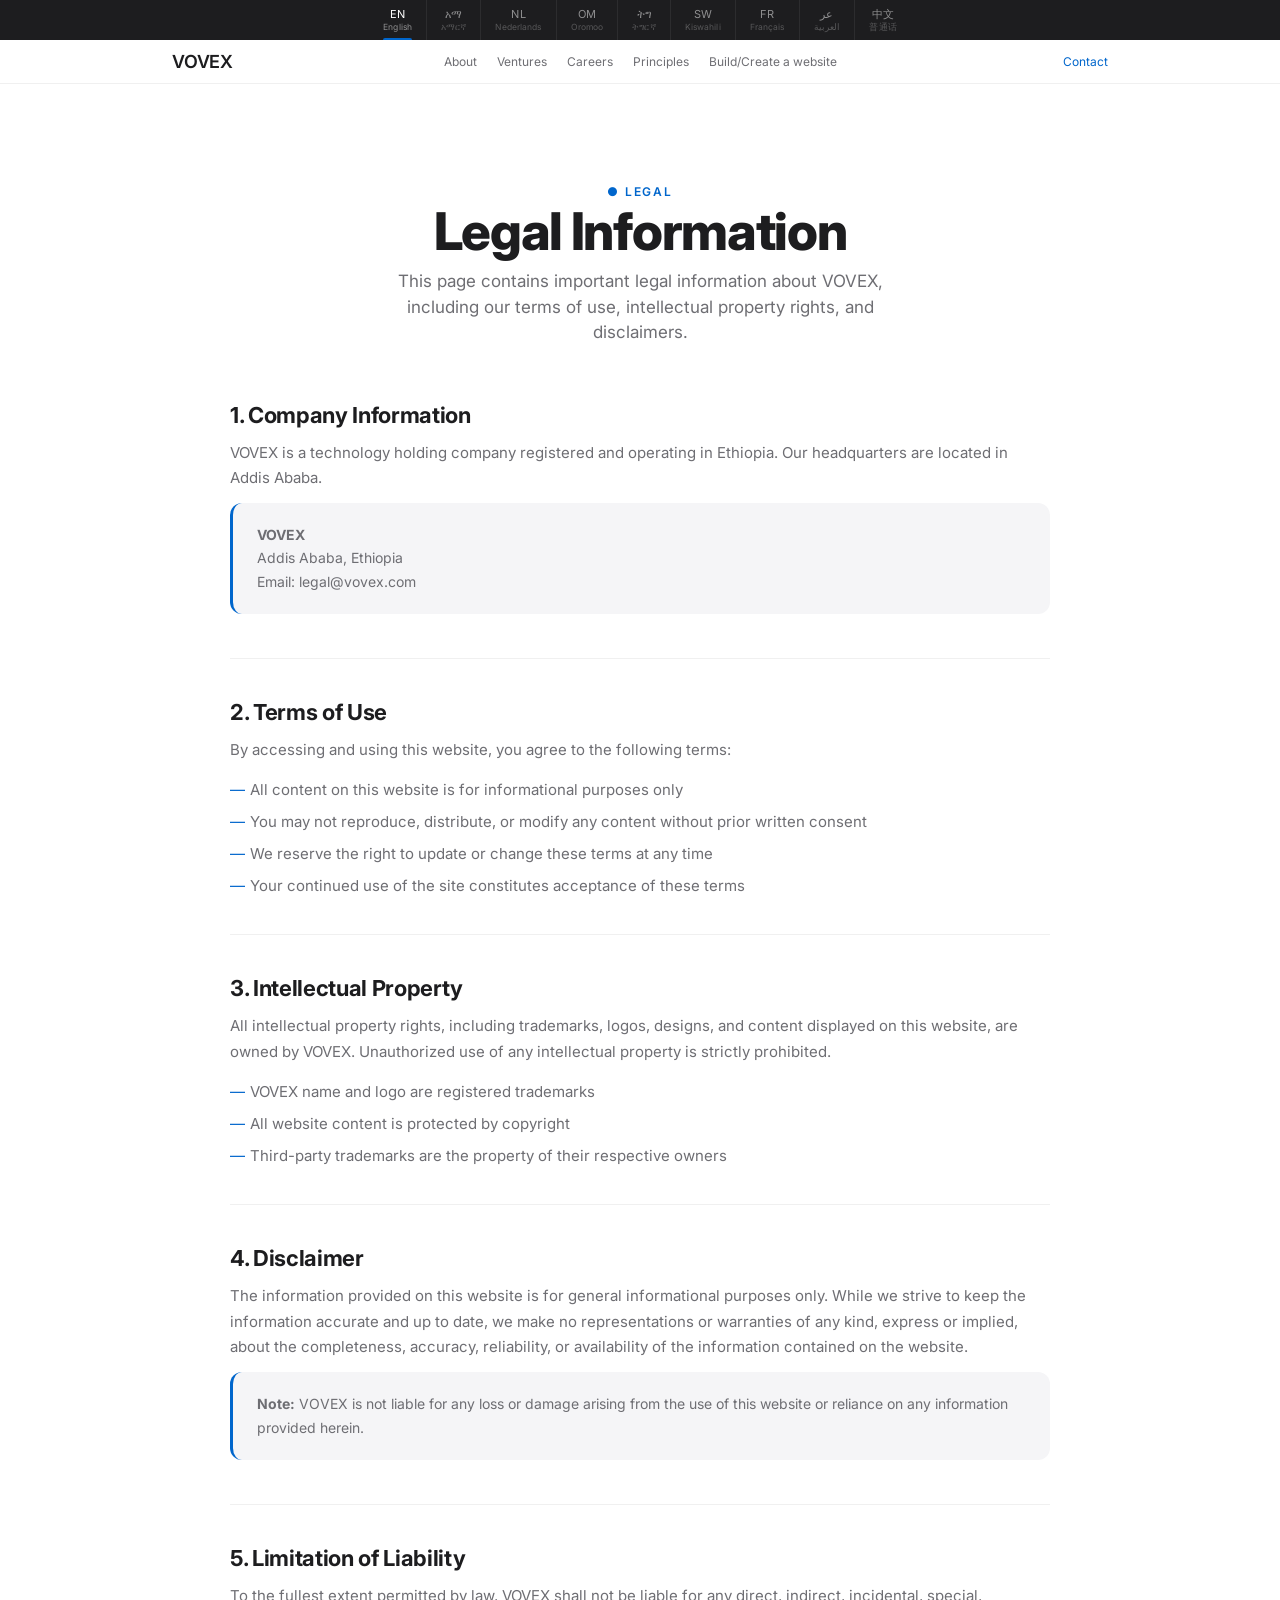
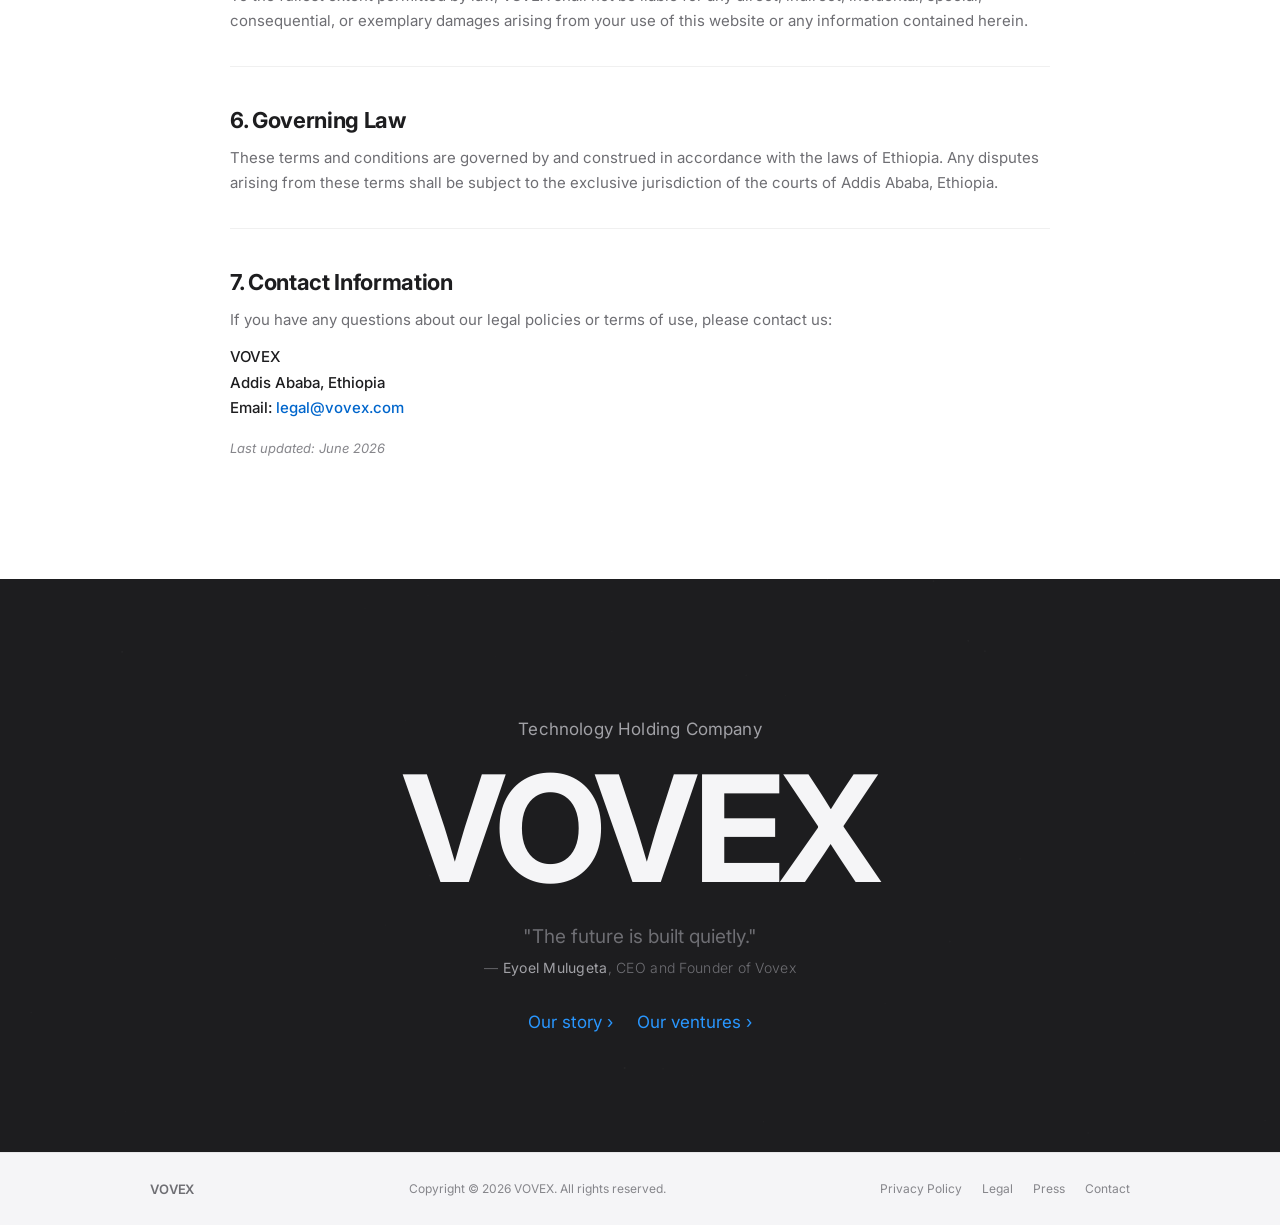
<file: Legal.html>
<!DOCTYPE html>
<html lang="en" dir="ltr">
<head>
<meta charset="UTF-8"/>
<meta name="viewport" content="width=device-width, initial-scale=1.0"/>
<title>VOVEX — Legal</title>
<meta name="description" content="VOVEX is a global technology holding company building platforms, systems, and ventures across AI, media, infrastructure, commerce, and digital systems."/>
<link rel="preconnect" href="https://fonts.googleapis.com"/>
<link rel="preconnect" href="https://fonts.gstatic.com" crossorigin/>
<link href="https://fonts.googleapis.com/css2?family=Inter:ital,wght@0,300;0,400;0,500;0,600;0,700;0,800;0,900;1,300;1,400&family=Noto+Sans+Ethiopic:wght@300;400;500&family=Noto+Sans+Arabic:wght@300;400;500&display=swap" rel="stylesheet"/>
<link rel="icon" type="image/png" href="./Resources/logo.PNG">
<style>
/* ─── RESET ─── */
*, *::before, *::after { box-sizing: border-box; margin: 0; padding: 0; }
html { scroll-behavior: smooth; background: #fff; }

/* ─── TOKENS ─── */
:root {
  --white: #ffffff;
  --off-white: #f5f5f7;
  --section-dark: #1d1d1f;
  --headline: #1d1d1f;
  --body: #1d1d1f;
  --secondary: #6e6e73;
  --tertiary: #86868b;
  --link: #0066cc;
  --link-hover: #0077ed;
  --divider: rgba(0,0,0,0.06);
  --nav-bg: rgba(255,255,255,0.92);
  --card-radius: 20px;
  --font: 'Inter', -apple-system, BlinkMacSystemFont, 'Helvetica Neue', Arial, sans-serif;
  --font-ethiopic: 'Noto Sans Ethiopic', 'Nyala', var(--font);
  --font-arabic: 'Noto Sans Arabic', var(--font);
}

body {
  font-family: var(--font);
  background: var(--white);
  color: var(--body);
  -webkit-font-smoothing: antialiased;
  -moz-osx-font-smoothing: grayscale;
  overflow-x: hidden;
}

/* ─── LANGUAGE BAR ─── */
#langbar {
  background: var(--section-dark);
  height: 40px;
  display: flex;
  align-items: center;
  justify-content: center;
  gap: 0;
  position: sticky;
  top: 0;
  z-index: 1000;
  overflow-x: auto;
  scrollbar-width: none;
}
#langbar::-webkit-scrollbar { display: none; }

.lbtn {
  font-size: 11px;
  font-weight: 400;
  letter-spacing: 0.01em;
  color: rgba(255,255,255,0.5);
  background: none;
  border: none;
  cursor: pointer;
  padding: 0 14px;
  height: 40px;
  white-space: nowrap;
  transition: color 0.2s;
  display: flex;
  flex-direction: column;
  align-items: center;
  justify-content: center;
  line-height: 1.2;
  border-right: 1px solid rgba(255,255,255,0.07);
  font-family: var(--font);
  position: relative;
}
.lbtn:last-child { border-right: none; }
.lbtn .ln { font-size: 8.5px; opacity: 0.5; margin-top: 1px; }
.lbtn:hover { color: rgba(255,255,255,0.85); }
.lbtn.active { color: #ffffff; }
.lbtn.active::after {
  content: '';
  position: absolute;
  bottom: 0; left: 14px; right: 14px;
  height: 2px;
  background: #0066cc;
  border-radius: 2px 2px 0 0;
}

/* ─── NAV ─── */
#nav {
  position: sticky;
  top: 40px;
  z-index: 999;
  height: 44px;
  background: var(--nav-bg);
  backdrop-filter: saturate(180%) blur(20px);
  -webkit-backdrop-filter: saturate(180%) blur(20px);
  display: flex;
  align-items: center;
  justify-content: center;
  border-bottom: 1px solid var(--divider);
}
.nav-inner {
  width: 100%;
  max-width: 980px;
  padding: 0 22px;
  display: grid;
  grid-template-columns: 1fr auto 1fr;
  align-items: center;
  gap: 0;
}
.nav-logo {
  font-size: 18px;
  font-weight: 600;
  letter-spacing: -0.01em;
  color: var(--headline);
  text-decoration: none;
  justify-self: start;
}
.nav-links {
  display: flex;
  align-items: center;
  gap: 0;
  list-style: none;
}
.nav-links a {
  font-size: 12px;
  font-weight: 400;
  color: var(--secondary);
  text-decoration: none;
  padding: 0 10px;
  height: 44px;
  display: flex;
  align-items: center;
  transition: color 0.2s;
}
.nav-links a:hover { color: var(--headline); }
.nav-right {
  justify-self: end;
  display: flex;
  align-items: center;
  gap: 18px;
}
.nav-contact {
  font-size: 12px;
  font-weight: 400;
  color: var(--link);
  text-decoration: none;
  transition: color 0.2s;
}
.nav-contact:hover { color: var(--link-hover); text-decoration: underline; }

/* ─── LEGAL ─── */
#legal {
  background: var(--white);
  padding: 100px 20px 120px;
  position: relative;
}
.legal-inner {
  max-width: 820px;
  margin: 0 auto;
}
.legal-header {
  text-align: center;
  margin-bottom: 56px;
}
.legal-header .label {
  font-size: 12px;
  font-weight: 600;
  color: var(--link);
  letter-spacing: 0.15em;
  text-transform: uppercase;
  margin-bottom: 6px;
}
.legal-header h1 {
  font-size: clamp(36px, 5vw, 52px);
  font-weight: 800;
  letter-spacing: -0.025em;
  line-height: 1.04;
  color: var(--headline);
}
.legal-header p {
  font-size: 17px;
  font-weight: 400;
  color: var(--secondary);
  max-width: 560px;
  margin: 10px auto 0;
  line-height: 1.5;
}

.legal-content {
  display: flex;
  flex-direction: column;
  gap: 40px;
}
.legal-section {
  border-bottom: 1px solid var(--divider);
  padding-bottom: 32px;
}
.legal-section:last-child {
  border-bottom: none;
  padding-bottom: 0;
}
.legal-section h2 {
  font-size: 22px;
  font-weight: 700;
  letter-spacing: -0.015em;
  color: var(--headline);
  margin-bottom: 12px;
}
.legal-section p {
  font-size: 15px;
  font-weight: 400;
  line-height: 1.7;
  color: var(--secondary);
  margin-bottom: 12px;
}
.legal-section p:last-child {
  margin-bottom: 0;
}
.legal-section ul {
  list-style: none;
  padding: 0;
  margin: 8px 0 0 0;
}
.legal-section ul li {
  font-size: 15px;
  font-weight: 400;
  line-height: 1.6;
  color: var(--secondary);
  padding: 4px 0 4px 20px;
  position: relative;
}
.legal-section ul li::before {
  content: '—';
  position: absolute;
  left: 0;
  color: var(--link);
}
.legal-section .last-updated {
  font-size: 13px;
  font-weight: 400;
  color: var(--tertiary);
  margin-top: 16px;
  font-style: italic;
}
.legal-highlight {
  background: var(--off-white);
  padding: 20px 24px;
  border-radius: 12px;
  border-left: 3px solid var(--link);
  margin: 12px 0;
}
.legal-highlight p {
  margin-bottom: 0;
  font-size: 14px;
  color: var(--secondary);
}

/* ─── FINAL ─── */
#final {
  background: var(--section-dark);
  text-align: center;
  padding: 140px 20px 120px;
  position: relative;
  overflow: hidden;
}
#final-canvas {
  position: absolute;
  inset: 0; width: 100%; height: 100%;
  pointer-events: none;
  opacity: 0.3;
}
.final-tagline {
  font-size: clamp(13px, 1.5vw, 17px);
  font-weight: 400;
  color: #a1a1a6;
  letter-spacing: 0.01em;
  margin-bottom: 16px;
  position: relative; z-index: 2;
}
.final-wordmark {
  font-size: clamp(64px, 12vw, 148px);
  font-weight: 700;
  letter-spacing: -0.03em;
  color: #f5f5f7;
  line-height: 1;
  position: relative; z-index: 2;
}
.final-sub {
  font-size: 19px;
  font-weight: 400;
  color: #6e6e73;
  margin-top: 20px;
  position: relative; z-index: 2;
  max-width: 480px;
  margin-left: auto;
  margin-right: auto;
  line-height: 1.47;
}
.final-founder {
  font-size: 14px;
  font-weight: 300;
  color: #6e6e73;
  margin-top: 8px;
  position: relative; z-index: 2;
  letter-spacing: 0.02em;
}
.final-founder span {
  color: #a1a1a6;
  font-weight: 400;
}
.final-cta-row {
  margin-top: 36px;
  display: flex;
  justify-content: center;
  gap: 24px;
  position: relative; z-index: 2;
}
.final-link {
  font-size: 17px;
  font-weight: 400;
  color: #2997ff;
  text-decoration: none;
  display: inline-flex;
  align-items: center;
  gap: 4px;
  transition: color 0.2s;
}
.final-link:hover { color: #47a9ff; }

/* ─── FOOTER ─── */
footer {
  background: var(--off-white);
  border-top: 1px solid var(--divider);
  padding: 28px 20px;
}
.footer-inner {
  max-width: 980px;
  margin: 0 auto;
  display: flex;
  justify-content: space-between;
  align-items: center;
  flex-wrap: wrap;
  gap: 12px;
}
.footer-logo {
  font-size: 13px;
  font-weight: 600;
  color: var(--secondary);
  letter-spacing: -0.01em;
}
.footer-copy {
  font-size: 12px;
  color: var(--tertiary);
}
.footer-links {
  display: flex;
  gap: 20px;
}
.footer-links a {
  font-size: 12px;
  color: var(--tertiary);
  text-decoration: none;
  transition: color 0.2s;
}
.footer-links a:hover { color: var(--link); }

/* ─── RESPONSIVE ─── */
@media (max-width: 768px) {
  .nav-links { display: none; }
  .nav-inner { grid-template-columns: auto 1fr; }
  .nav-right { display: none; }
  .footer-inner { flex-direction: column; text-align: center; }
  .footer-links { flex-wrap: wrap; justify-content: center; }
  #langbar { justify-content: flex-start; }
  #legal { padding: 60px 16px 80px; }
  .legal-section h2 { font-size: 19px; }
}
@media (max-width: 480px) {
  .legal-section { padding-bottom: 24px; }
  .legal-section h2 { font-size: 17px; }
  .legal-section p, .legal-section ul li { font-size: 14px; }
  .legal-highlight { padding: 16px 18px; }
}
@media (prefers-reduced-motion: reduce) {
  *, *::before, *::after {
    animation-duration: .01ms !important;
    transition-duration: .01ms !important;
  }
}
</style>
</head>
<body>

<!-- ─── LANGUAGE BAR ─── -->
<div id="langbar" role="navigation" aria-label="Language selection">
  <button class="lbtn active" data-lang="en" onclick="setLang('en')">EN<span class="ln">English</span></button>
  <button class="lbtn" data-lang="am" onclick="setLang('am')">አማ<span class="ln">አማርኛ</span></button>
  <button class="lbtn" data-lang="nl" onclick="setLang('nl')">NL<span class="ln">Nederlands</span></button>
  <button class="lbtn" data-lang="om" onclick="setLang('om')">OM<span class="ln">Oromoo</span></button>
  <button class="lbtn" data-lang="ti" onclick="setLang('ti')">ትግ<span class="ln">ትግርኛ</span></button>
  <button class="lbtn" data-lang="sw" onclick="setLang('sw')">SW<span class="ln">Kiswahili</span></button>
  <button class="lbtn" data-lang="fr" onclick="setLang('fr')">FR<span class="ln">Français</span></button>
  <button class="lbtn" data-lang="ar" onclick="setLang('ar')">عر<span class="ln">العربية</span></button>
  <button class="lbtn" data-lang="zh" onclick="setLang('zh')">中文<span class="ln">普通话</span></button>
</div>

<!-- ─── NAV ─── -->
<nav id="nav" role="navigation" aria-label="Main navigation">
  <div class="nav-inner">
    <a class="nav-logo" href="./index.html">VOVEX</a>
    <ul class="nav-links" role="list">
      <li><a href="./About.html" data-i18n="nav_about">About</a></li>
      <li><a href="./ventures.html" data-i18n="nav_ventures">Ventures</a></li>
      <li><a href="./careers.html" data-i18n="nav_platforms">Careers</a></li>
      <li><a href="./principles.html" data-i18n="nav_principles">Principles</a></li>
      <li><a href="./create-website.html" data-i18n="nav_timeline">Build/Create a website</a></li>
    </ul>
    <div class="nav-right">
      <a class="nav-contact" href="./contact.html" data-i18n="nav_contact">Contact</a>
    </div>
  </div>
</nav>

<!-- ─── LEGAL ─── -->
<section id="legal">
  <div class="legal-inner">
    <div class="legal-header">
      <div class="label" data-i18n="legal_label">● Legal</div>
      <h1 data-i18n="legal_title">Legal Information</h1>
      <p data-i18n="legal_sub">This page contains important legal information about VOVEX, including our terms of use, intellectual property rights, and disclaimers.</p>
    </div>

    <div class="legal-content">
      <!-- Section 1 -->
      <div class="legal-section">
        <h2 data-i18n="section1_title">1. Company Information</h2>
        <p data-i18n="section1_text">VOVEX is a technology holding company registered and operating in Ethiopia. Our headquarters are located in Addis Ababa.</p>
        <div class="legal-highlight">
          <p><strong data-i18n="company_name">VOVEX</strong><br/>
          <span data-i18n="company_address">Addis Ababa, Ethiopia</span><br/>
          <span data-i18n="company_email">Email: legal@vovex.com</span></p>
        </div>
      </div>

      <!-- Section 2 -->
      <div class="legal-section">
        <h2 data-i18n="section2_title">2. Terms of Use</h2>
        <p data-i18n="section2_text">By accessing and using this website, you agree to the following terms:</p>
        <ul>
          <li data-i18n="section2_item1">All content on this website is for informational purposes only</li>
          <li data-i18n="section2_item2">You may not reproduce, distribute, or modify any content without prior written consent</li>
          <li data-i18n="section2_item3">We reserve the right to update or change these terms at any time</li>
          <li data-i18n="section2_item4">Your continued use of the site constitutes acceptance of these terms</li>
        </ul>
      </div>

      <!-- Section 3 -->
      <div class="legal-section">
        <h2 data-i18n="section3_title">3. Intellectual Property</h2>
        <p data-i18n="section3_text">All intellectual property rights, including trademarks, logos, designs, and content displayed on this website, are owned by VOVEX. Unauthorized use of any intellectual property is strictly prohibited.</p>
        <ul>
          <li data-i18n="section3_item1">VOVEX name and logo are registered trademarks</li>
          <li data-i18n="section3_item2">All website content is protected by copyright</li>
          <li data-i18n="section3_item3">Third-party trademarks are the property of their respective owners</li>
        </ul>
      </div>

      <!-- Section 4 -->
      <div class="legal-section">
        <h2 data-i18n="section4_title">4. Disclaimer</h2>
        <p data-i18n="section4_text">The information provided on this website is for general informational purposes only. While we strive to keep the information accurate and up to date, we make no representations or warranties of any kind, express or implied, about the completeness, accuracy, reliability, or availability of the information contained on the website.</p>
        <div class="legal-highlight">
          <p data-i18n="disclaimer_note"><strong>Note:</strong> VOVEX is not liable for any loss or damage arising from the use of this website or reliance on any information provided herein.</p>
        </div>
      </div>

      <!-- Section 5 -->
      <div class="legal-section">
        <h2 data-i18n="section5_title">5. Limitation of Liability</h2>
        <p data-i18n="section5_text">To the fullest extent permitted by law, VOVEX shall not be liable for any direct, indirect, incidental, special, consequential, or exemplary damages arising from your use of this website or any information contained herein.</p>
      </div>

      <!-- Section 6 -->
      <div class="legal-section">
        <h2 data-i18n="section6_title">6. Governing Law</h2>
        <p data-i18n="section6_text">These terms and conditions are governed by and construed in accordance with the laws of Ethiopia. Any disputes arising from these terms shall be subject to the exclusive jurisdiction of the courts of Addis Ababa, Ethiopia.</p>
      </div>

      <!-- Section 7 -->
      <div class="legal-section">
        <h2 data-i18n="section7_title">7. Contact Information</h2>
        <p data-i18n="section7_text">If you have any questions about our legal policies or terms of use, please contact us:</p>
        <p style="margin-top: 8px; font-weight: 500; color: var(--headline);">VOVEX<br/>Addis Ababa, Ethiopia<br/>Email: <a href="mailto:legal@vovex.com" style="color: var(--link); text-decoration: none;">legal@vovex.com</a></p>
        <p class="last-updated" data-i18n="last_updated">Last updated: June 2026</p>
      </div>
    </div>
  </div>
</section>

<!-- ─── FINAL ─── -->
<section id="final">
  <canvas id="final-canvas"></canvas>
  <p class="final-tagline" data-i18n="final_eyebrow">Technology Holding Company</p>
  <h2 class="final-wordmark">VOVEX</h2>
  <p class="final-sub" data-i18n="final_quote">"The future is built quietly."</p>
  <p class="final-founder" data-i18n="final_founder">— <span>Eyoel Mulugeta</span>, CEO and Founder of Vovex</p>
  <div class="final-cta-row">
    <a class="final-link" href="./About.html" data-i18n="final_cta1">Our story ›</a>
    <a class="final-link" href="./ventures.html" data-i18n="final_cta2">Our ventures ›</a>
  </div>
</section>

<!-- ─── FOOTER ─── -->
<footer>
  <div class="footer-inner">
    <span class="footer-logo">VOVEX</span>
    <span class="footer-copy" data-i18n="footer_copy">Copyright © 2026 VOVEX. All rights reserved.</span>
    <div class="footer-links">
      <a href="./privacypolicy.html" data-i18n="footer_privacy">Privacy Policy</a>
      <a href="./legal.html" data-i18n="footer_legal">Legal</a>
      <a href="./press.html" data-i18n="footer_press">Press</a>
      <a href="./contact.html" data-i18n="footer_contact">Contact</a>
    </div>
  </div>
</footer>

<script>
/* ════════════════════════════════
   I18N - COMPLETE TRANSLATIONS FOR ALL LANGUAGES
════════════════════════════════ */
const T = {
  en:{
    nav_about:"About",nav_ventures:"Ventures",nav_platforms:"Careers",
    nav_principles:"Principles",nav_timeline:"Build/Create a website",nav_contact:"Contact",
    legal_label:"● Legal",
    legal_title:"Legal Information",
    legal_sub:"This page contains important legal information about VOVEX, including our terms of use, intellectual property rights, and disclaimers.",
    section1_title:"1. Company Information",
    section1_text:"VOVEX is a technology holding company registered and operating in Ethiopia. Our headquarters are located in Addis Ababa.",
    company_name:"VOVEX",
    company_address:"Addis Ababa, Ethiopia",
    company_email:"Email: legal@vovex.com",
    section2_title:"2. Terms of Use",
    section2_text:"By accessing and using this website, you agree to the following terms:",
    section2_item1:"All content on this website is for informational purposes only",
    section2_item2:"You may not reproduce, distribute, or modify any content without prior written consent",
    section2_item3:"We reserve the right to update or change these terms at any time",
    section2_item4:"Your continued use of the site constitutes acceptance of these terms",
    section3_title:"3. Intellectual Property",
    section3_text:"All intellectual property rights, including trademarks, logos, designs, and content displayed on this website, are owned by VOVEX. Unauthorized use of any intellectual property is strictly prohibited.",
    section3_item1:"VOVEX name and logo are registered trademarks",
    section3_item2:"All website content is protected by copyright",
    section3_item3:"Third-party trademarks are the property of their respective owners",
    section4_title:"4. Disclaimer",
    section4_text:"The information provided on this website is for general informational purposes only. While we strive to keep the information accurate and up to date, we make no representations or warranties of any kind, express or implied, about the completeness, accuracy, reliability, or availability of the information contained on the website.",
    disclaimer_note:"Note: VOVEX is not liable for any loss or damage arising from the use of this website or reliance on any information provided herein.",
    section5_title:"5. Limitation of Liability",
    section5_text:"To the fullest extent permitted by law, VOVEX shall not be liable for any direct, indirect, incidental, special, consequential, or exemplary damages arising from your use of this website or any information contained herein.",
    section6_title:"6. Governing Law",
    section6_text:"These terms and conditions are governed by and construed in accordance with the laws of Ethiopia. Any disputes arising from these terms shall be subject to the exclusive jurisdiction of the courts of Addis Ababa, Ethiopia.",
    section7_title:"7. Contact Information",
    section7_text:"If you have any questions about our legal policies or terms of use, please contact us:",
    last_updated:"Last updated: June 2026",
    final_eyebrow:"Technology Holding Company",final_quote:"“The future is built quietly.”",
    final_founder:"— Eyoel Mulugeta, CEO and Founder of Vovex",
    final_cta1:"Our story ›",final_cta2:"Our ventures ›",
    footer_copy:"Copyright © 2026 VOVEX. All rights reserved.",
    footer_privacy:"Privacy Policy",footer_legal:"Legal",footer_press:"Press",footer_contact:"Contact"
  },
  am:{
    nav_about:"ስለ",nav_ventures:"ተቋሞች",nav_platforms:"ስራዎች",
    nav_principles:"መርሆዎች",nav_timeline:"ድህረ ገጽ ግንባ/ፍጠር",nav_contact:"አግኙን",
    legal_label:"● ህጋዊ",
    legal_title:"ህጋዊ መረጃ",
    legal_sub:"ይህ ገጽ ስለ ቮቬክስ የአጠቃቀም ውሎች፣ የአእምሯዊ ንብረት መብቶች እና የኃላፊነት ነፃ መውጫዎች ጨምሮ አስፈላጊ ህጋዊ መረጃዎችን ይዟል።",
    section1_title:"1. የኩባንያ መረጃ",
    section1_text:"ቮቬክስ በኢትዮጵያ የተመዘገበ እና የሚሰራ የቴክኖሎጂ ሆልዲንግ ኩባንያ ነው። ዋና መሥሪያ ቤታችን በአዲስ አበባ ይገኛል።",
    company_name:"ቮቬክስ",
    company_address:"አዲስ አበባ፣ ኢትዮጵያ",
    company_email:"ኢሜይል: legal@vovex.com",
    section2_title:"2. የአጠቃቀም ውሎች",
    section2_text:"ይህንን ድህረ ገጽ በመድረስ እና በመጠቀም የሚከተሉትን ውሎች ተስማምተሃል፡",
    section2_item1:"በዚህ ድህረ ገጽ ላይ ያለው ሁሉም ይዘት ለመረጃ አላማ ብቻ ነው",
    section2_item2:"ያለ ቅድመ የጽሁፍ ፈቃድ ማንኛውንም ይዘት ማባዛት፣ ማሰራጨት ወይም ማሻሻል አትችልም",
    section2_item3:"እነዚህን ውሎች በማንኛውም ጊዜ የማዘመን ወይም የመቀየር መብት አለን",
    section2_item4:"ድህረ ገጹን መጠቀምዎን መቀጠል እነዚህን ውሎች መቀበል ያሳያል",
    section3_title:"3. የአእምሯዊ ንብረት",
    section3_text:"በዚህ ድህረ ገጽ ላይ የሚታዩ የንግድ ምልክቶች፣ አርማዎች፣ ዲዛይኖች እና ይዘቶች ጨምሮ ሁሉም የአእምሯዊ ንብረት መብቶች የቮቬክስ ናቸው። ያልተፈቀደ የአእምሯዊ ንብረት አጠቃቀም በጥብቅ የተከለከለ ነው።",
    section3_item1:"የቮቬክስ ስም እና አርማ የተመዘገቡ የንግድ ምልክቶች ናቸው",
    section3_item2:"ሁሉም የድህረ ገጽ ይዘት በቅጂ መብት የተጠበቀ ነው",
    section3_item3:"የሶስተኛ ወገን የንግድ ምልክቶች የየራሳቸው ባለቤቶች ንብረት ናቸው",
    section4_title:"4. የኃላፊነት ነፃ መውጫ",
    section4_text:"በዚህ ድህረ ገጽ ላይ የቀረበው መረጃ ለአጠቃላይ መረጃ አላማ ብቻ ነው። መረጃውን ትክክለኛ እና ወቅታዊ ለማድረግ ብንጥርም፣ በድህረ ገጹ ላይ ስላለው መረጃ ሙሉነት፣ ትክክለኛነት፣ አስተማማኝነት ወይም ተገኝነት ምንም አይነት ውክልና ወይም ዋስትና አንሰጥም።",
    disclaimer_note:"ማስታወሻ: ቮቬክስ ይህንን ድህረ ገጽ በመጠቀም ወይም በውስጡ ባለው ማንኛውም መረጃ ላይ በመታመን ለሚደርስ ማንኛውም ኪሳራ ወይም ጉዳት ተጠያቂ አይደለም።",
    section5_title:"5. የኃላፊነት ውስንነት",
    section5_text:"በህግ በተፈቀደው ከፍተኛ መጠን፣ ቮቬክስ ይህንን ድህረ ገጽ ወይም በውስጡ ያለውን ማንኛውም መረጃ በመጠቀም ለሚደርስ ማንኛውም ቀጥተኛ፣ ቀጥተኛ ያልሆነ፣ ድንገተኛ፣ ልዩ፣ ተከታይ ወይም አርአያነት ላለው ጉዳት ተጠያቂ አይሆንም።",
    section6_title:"6. የሚመራው ህግ",
    section6_text:"እነዚህ ውሎች እና ሁኔታዎች የሚተዳደሩት በኢትዮጵያ ህጎች መሰረት ነው። ከነዚህ ውሎች የሚነሱ ማንኛውም አለመግባባቶች በአዲስ አበባ፣ ኢትዮጵያ ፍርድ ቤቶች ብቸኛ ስልጣን ይገዛሉ።",
    section7_title:"7. የእውቂያ መረጃ",
    section7_text:"ስለ ህጋዊ ፖሊሲዎቻችን ወይም የአጠቃቀም ውሎቻችን ማንኛውም ጥያቄ ካለዎት እባክዎ ያግኙን፡",
    last_updated:"የመጨረሻ ዘመን: ሰኔ 2026",
    final_eyebrow:"የቴክኖሎጂ ሆልዲንግ ኩባንያ",final_quote:"“ወደፊቱ በጸጥታ ይሠራል።”",
    final_founder:"— ኢየኤል ሙሉጌታ፣ የቮቬክስ ዋና ሥራ አስፈጻሚ እና መሥራች",
    final_cta1:"ታሪካችን ›",final_cta2:"ተቋሞቻችን ›",
    footer_copy:"© 2026 VOVEX. መብቱ በሕግ የተጠበቀ ነው።",
    footer_privacy:"የግልነት ፖሊሲ",footer_legal:"ሕጋዊ",footer_press:"ፕሬስ",footer_contact:"አግኙን"
  },
  nl:{
    nav_about:"Over",nav_ventures:"Activiteiten",nav_platforms:"Carrières",
    nav_principles:"Principes",nav_timeline:"Website bouwen/maken",nav_contact:"Contact",
    legal_label:"● Juridisch",
    legal_title:"Juridische Informatie",
    legal_sub:"Deze pagina bevat belangrijke juridische informatie over VOVEX, waaronder onze gebruiksvoorwaarden, intellectuele-eigendomsrechten en disclaimers.",
    section1_title:"1. Bedrijfsinformatie",
    section1_text:"VOVEX is een technologieholding geregistreerd en actief in Ethiopië. Ons hoofdkantoor is gevestigd in Addis Abeba.",
    company_name:"VOVEX",
    company_address:"Addis Abeba, Ethiopië",
    company_email:"E-mail: legal@vovex.com",
    section2_title:"2. Gebruiksvoorwaarden",
    section2_text:"Door deze website te openen en te gebruiken, gaat u akkoord met de volgende voorwaarden:",
    section2_item1:"Alle inhoud op deze website is uitsluitend voor informatieve doeleinden",
    section2_item2:"U mag geen enkele inhoud reproduceren, verspreiden of wijzigen zonder voorafgaande schriftelijke toestemming",
    section2_item3:"We behouden ons het recht voor om deze voorwaarden op elk moment te wijzigen",
    section2_item4:"Uw voortdurende gebruik van de site vormt aanvaarding van deze voorwaarden",
    section3_title:"3. Intellectueel Eigendom",
    section3_text:"Alle intellectuele-eigendomsrechten, waaronder handelsmerken, logo's, ontwerpen en inhoud op deze website, zijn eigendom van VOVEX. Ongeoorloofd gebruik van intellectueel eigendom is strikt verboden.",
    section3_item1:"De naam en het logo van VOVEX zijn geregistreerde handelsmerken",
    section3_item2:"Alle website-inhoud is beschermd door auteursrecht",
    section3_item3:"Handelsmerken van derden zijn eigendom van hun respectieve eigenaren",
    section4_title:"4. Disclaimer",
    section4_text:"De informatie op deze website is uitsluitend voor algemene informatieve doeleinden. Hoewel we ernaar streven de informatie nauwkeurig en actueel te houden, geven we geen enkele garantie, expliciet of impliciet, over de volledigheid, nauwkeurigheid, betrouwbaarheid of beschikbaarheid van de informatie op de website.",
    disclaimer_note:"Opmerking: VOVEX is niet aansprakelijk voor verlies of schade als gevolg van het gebruik van deze website of het vertrouwen op enige informatie die hierin wordt verstrekt.",
    section5_title:"5. Beperking van Aansprakelijkheid",
    section5_text:"Voor zover toegestaan door de wet, is VOVEX niet aansprakelijk voor enige directe, indirecte, incidentele, speciale, gevolg- of voorbeeldige schade die voortvloeit uit uw gebruik van deze website of enige informatie die hierin is opgenomen.",
    section6_title:"6. Toepasselijk Recht",
    section6_text:"Deze voorwaarden worden beheerst door en geïnterpreteerd in overeenstemming met de wetten van Ethiopië. Eventuele geschillen die voortvloeien uit deze voorwaarden zijn onderworpen aan de exclusieve jurisdictie van de rechtbanken van Addis Abeba, Ethiopië.",
    section7_title:"7. Contactinformatie",
    section7_text:"Als u vragen heeft over ons juridische beleid of gebruiksvoorwaarden, neem dan contact met ons op:",
    last_updated:"Laatst bijgewerkt: Juni 2026",
    final_eyebrow:"Technologisch Holdingbedrijf",final_quote:"“De toekomst wordt stil gebouwd.”",
    final_founder:"— Eyoel Mulugeta, CEO en Oprichter van Vovex",
    final_cta1:"Ons verhaal ›",final_cta2:"Onze activiteiten ›",
    footer_copy:"© 2026 VOVEX. Alle rechten voorbehouden.",
    footer_privacy:"Privacybeleid",footer_legal:"Juridisch",footer_press:"Pers",footer_contact:"Contact"
  },
  om:{
    nav_about:"Waa",nav_ventures:"Dhaabbilee",nav_platforms:"Hojiiwwan",
    nav_principles:"Murtii",nav_timeline:"Marsaa ijaari/ummi",nav_contact:"Nu Quunnamaa",
    legal_label:"● Seera",
    legal_title:"Odeeffannoo Seeraa",
    legal_sub:"Fuulli kun odeeffannoo seeraa VOVEX waa'ee, imaammata fayyadamuu, mirga qabeenya sammuu, fi mormii keessatti qabu.",
    section1_title:"1. Odeeffannoo Dhaabbataa",
    section1_text:"VOVEX dhaabbata qabeenya teeknoloojii Itoophiyaatti galmeeffamee fi hojjetuudha. Buufanni guddichi keenya Finfinneetti argama.",
    company_name:"VOVEX",
    company_address:"Finfinnee, Itoophiyaa",
    company_email:"Imelii: legal@vovex.com",
    section2_title:"2. Imaammata Fayyadamuu",
    section2_text:"Marsaa web kana fayyadamuun, imaammata armaan gadiif fudhatta:",
    section2_item1:"Qabxiin marsaa web kanaa hunduu oduu qofaaf",
    section2_item2:"Hayyama barreeffamaa dura hin galchin qabxii kam iyyuu akka hin maxxanfanne, hin babal'isanne ykn hin fooyyesanne",
    section2_item3:"Imaammata kana yeroo kam iyyuu fooyyessuu fi jijjiiruu mirga qabna",
    section2_item4:"Marsaa web fayyadamaa jiruun imaammata kana fudhatama",
    section3_title:"3. Qabeenya Sammuu",
    section3_text:"Mirga qabeenya sammuu hunda, mallattoo daldalaa, asxaa, diizaayinii, fi qabxii marsaa web kana irratti mul'atu, kan VOVEX ti. Fayyadama qabeenya sammuu hayyamama hin qabne dhorkameera.",
    section3_item1:"Maqaa fi asxaa VOVEX mallattoo daldalaa galmeeffame",
    section3_item2:"Qabxiin marsaa web hunduu mirqaan eegama",
    section3_item3:"Mallattoon daldalaa warra sadaffaa kan abbootii isaanii ti",
    section4_title:"4. Morkii",
    section4_text:"Odeeffannoon marsaa web kana irratti kennamu oduu waliigalaa qofaaf. Odeeffannoo sirrii fi haaraa ta'ee akka eegnu haala ta'uun, odeeffannoo marsaa web kana irratti qabuu, sirrii ta'uu, amanama ta'uu, ykn argamuu ilaalchisee waadaa hin kenninu.",
    disclaimer_note:"Hubachiisa: VOVEX marsaa web kana fayyadamuun ykn odeeffannoo keessatti kennamu irratti amanamuun dhufuuf sa'aa ykn miidhaa kam iyyuu itti gaafatamuu hin qabu.",
    section5_title:"5. Daangaa Itti Gaafatamummaa",
    section5_text:"Haala seeraan hayyamameetti, VOVEX marsaa web kana ykn odeeffannoo keessatti qabu fayyadamuudhaan dhufu miidhaa kallattii, kallattii hin ta'in, tasaa, addaa, aansee, ykn yaaddoo kam iyyuu itti gaafatamuu hin qabu.",
    section6_title:"6. Seera Bulchaa",
    section6_text:"Imaammatni kun seera Itoophiyaatin bulchama. Waan imaammata kana irraa ka'e mormanii, mana murtii Finfinnee, Itoophiyaa keessatti murteeffama.",
    section7_title:"7. Odeeffannoo Quunnamtii",
    section7_text:"Waa'ee imaammata seeraa keenyaa ykn imaammata fayyadamuu gaaffii qabdu, karaa kanaan nu quunnamaa:",
    last_updated:"Yeroo xumuraa: Waxabajjii 2026",
    final_eyebrow:"Dhaabbata Teeknoloojii Qabaa",final_quote:"“Fuuldurri tasgabbiin ijaarama.”",
    final_founder:"— Eyoel Mulugeta, CEO fi Hundaa'aa Vovex",
    final_cta1:"Seenaa keenya ›",final_cta2:"Dhaabbilee keenya ›",
    footer_copy:"© 2026 VOVEX. Mirgi hundaa qabame.",
    footer_privacy:"Iccitii Imaammata",footer_legal:"Seera",footer_press:"Pireesii",footer_contact:"Nu Quunnamaa"
  },
  ti:{
    nav_about:"ብዛዕባ",nav_ventures:"ትካላት",nav_platforms:"ስራሕቲ",
    nav_principles:"መትከላት",nav_timeline:"ድህረ ገጽ ህነጽ/ፍጠር",nav_contact:"ተወከሉና",
    legal_label:"● ሕጋዊ",
    legal_title:"ሕጋዊ ሓበሬታ",
    legal_sub:"እዚ ገጽ ብዛዕባ ቮቬክስ ኣገደስቲ ሕጋዊ ሓበሬታታት ዝሓዘ እዩ፡ ኣጠቃቀምና፣ መሰል ንብረት ኣእምሮን ሓላፍነት ነፃ ምውጻእን ጨምሮ።",
    section1_title:"1. ሓበሬታ ትካል",
    section1_text:"ቮቬክስ ኣብ ኢትዮጵያ ተመዝጊቡን ዝሰርሕን ናይ ቴክኖሎጂ ሆልዲንግ ትካል እዩ። ዓቢ ቤት ጽሕፈትና ኣብ ኣዲስ ኣበባ ይርከብ።",
    company_name:"ቮቬክስ",
    company_address:"ኣዲስ ኣበባ፣ ኢትዮጵያ",
    company_email:"ኢመይል: legal@vovex.com",
    section2_title:"2. ኩነታት ኣጠቃቀም",
    section2_text:"ነዚ ድህረ ገጽ ብምእታውን ብምጥቃምን ነቲ ዝስዕብ ኩነታት ትሰማምዑ ኣለኹም፡",
    section2_item1:"ኣብዚ ድህረ ገጽ ዘሎ ትሕዝቶ ሓበሬታ ጥራይ እዩ",
    section2_item2:"ቅድሚ ዝሰራሕ ጽሑፋዊ ፍቓድ ትሕዝቶ ክትቅድሕዎ፣ ክትዘርግዎ፣ ወይ ክትምሕይርዎ ኣይትኽእሉን",
    section2_item3:"እዚ ኩነታት ኣብ ዝዀነ ይኹን ግዜ ናይ ምዕራይ ወይ ምቕያር መሰል ኣሎና",
    section2_item4:"ቀጺልኩም ጣብያ ምጥቃምኩም እዚ ኩነታት ምቕባል የመልክት",
    section3_title:"3. ንብረት ኣእምሮ",
    section3_text:"ኣብዚ ድህረ ገጽ ዝርአ ናይ ንግዲ ምልክታት፣ ኣርማታት፣ ዲዛይናትን ትሕዝቶን ዘጠቓልል ኩሎም መሰላት ንብረት ኣእምሮ ናይ ቮቬክስ እዮም። ዘይተፈቐደ ምጥቃም ናይ ንብረት ኣእምሮ ብጥብቂ ተከልክሉ ኣሎ።",
    section3_item1:"ስምን ኣርማን ቮቬክስ ተመዝጊቦም ናይ ንግዲ ምልክታት እዮም",
    section3_item2:"ኩሉ ትሕዝቶ ድህረ ገጽ ብመሰል ቅዳሕ ይብሊ",
    section3_item3:"ናይ ሳልሳይ ወገን ምልክታት ንብረት ናይ ጐይተኞም እዩ",
    section4_title:"4. ሓላፍነት ነፃ ምውጻእ",
    section4_text:"ኣብዚ ድህረ ገጽ ዝቐርብ ሓበሬታ ንሓፈሻዊ ሓበሬታ ጥራይ እዩ። ነቲ ሓበሬታ ቅኑዕን ዘመናዊን ክንገብሮ እናጥረና እኳ እንተለና፥ ብዛዕባ ምሉእነት፣ ቅንዕነት፣ ምትእምማን፣ ወይ ምርካብ እቲ ኣብ ድህረ ገጹ ዘሎ ሓበሬታ ዝኸውን ናይ ውክልና ወይ ዋስትና ኣይንህብን።",
    disclaimer_note:"መዘኻኸሪ: ቮቬክስ ነዚ ድህረ ገጽ ብምጥቃም ወይ ኣብ ዘሎ ሓበሬታ ብምትእምማን ዝወርደ ጉድኣት ወይ ምጥፋእ ተጠያቂ ኣይኮነን።",
    section5_title:"5. ውስንነት ሓላፍነት",
    section5_text:"በቲ ብሕጊ ብዝተፈቐደ ደረጃ፣ ቮቬክስ ነዚ ድህረ ገጽ ወይ ኣብ ዘሎ ሓበሬታ ብምጥቃም ዝወርደ ቀጥታዊ፣ ቀጥታዊ ዘይኮነ፣ ሃንጥብ፣ ፍሉይ፣ ተከታይ፣ ወይ ኣብነት ዝኾነ ጉድኣት ተጠያቂ ኣይኮነን።",
    section6_title:"6. ሕጊ ምምራሕ",
    section6_text:"እዚ ኩነታት ብሕጊ ኢትዮጵያ ይተዳደሩ። ካብ እዚ ኩነታት ዝላዕል ዘይምስምማዕ ብፍሉይ ኣብ ፍርዲ ቤት ኣዲስ ኣበባ፣ ኢትዮጵያ ይትነገር።",
    section7_title:"7. ሓበሬታ ርክብ",
    section7_text:"ብዛዕባ ሕጋዊ ፖሊስታትና ወይ ኩነታት ኣጠቃቀም ሕቶ እንተ ኣለኩም፡ በዚ ተወከሉና፡",
    last_updated:"ዝሓለፈ ምዓርጎ: ሰነ 2026",
    final_eyebrow:"ናይ ቴክኖሎጂ ሆልዲንግ ትካል",final_quote:"“መጻኢ ብህድኣት ይሃነጽ።”",
    final_founder:"— ኢዮኤል ሙሉጌታ፣ ሃላፊን መስራቲ ቮቬክስ",
    final_cta1:"ታሪክና ›",final_cta2:"ትካላትና ›",
    footer_copy:"© 2026 VOVEX. ኩሉ መሰላት ዝተሓዙ።",
    footer_privacy:"ፕሮቶኮል ምስጢርነት",footer_legal:"ሕጊ",footer_press:"ፕሬስ",footer_contact:"ተወከሉና"
  },
  sw:{
    nav_about:"Kuhusu",nav_ventures:"Biashara",nav_platforms:"Kazi",
    nav_principles:"Kanuni",nav_timeline:"Jenga/Unda tovuti",nav_contact:"Wasiliana",
    legal_label:"● Kisheria",
    legal_title:"Taarifa za Kisheria",
    legal_sub:"Ukurasa huu una taarifa muhimu za kisheria kuhusu VOVEX, ikiwa ni pamoja na sheria za matumizi, haki za miliki, na kanusho.",
    section1_title:"1. Taarifa za Kampuni",
    section1_text:"VOVEX ni kampuni ya teknolojia iliyosajiliwa na inayofanya kazi nchini Ethiopia. Makao yetu makuu yapo Addis Ababa.",
    company_name:"VOVEX",
    company_address:"Addis Ababa, Ethiopia",
    company_email:"Barua pepe: legal@vovex.com",
    section2_title:"2. Masharti ya Matumizi",
    section2_text:"Kwa kufikia na kutumia tovuti hii, unakubali masharti yafuatayo:",
    section2_item1:"Maandishi yote kwenye tovuti hii ni kwa madhumuni ya habari tu",
    section2_item2:"Huwezi kunakili, kusambaza, au kubadilisha maandishi yoyote bila idhini ya maandishi ya awali",
    section2_item3:"Tunahifadhi haki ya kusasisha au kubadilisha masharti haya wakati wowote",
    section2_item4:"Kuendelea kutumia tovuti kunamaanisha kukubali masharti haya",
    section3_title:"3. Miliki",
    section3_text:"Haki zote za miliki, ikiwa ni pamoja na alama za biashara, nembo, miundo, na maandishi yanayoonyeshwa kwenye tovuti hii, zinamilikiwa na VOVEX. Matumizi yasiyoruhusiwa ya miliki yoyote ni marufuku kabisa.",
    section3_item1:"Jina na nembo ya VOVEX ni alama za biashara zilizosajiliwa",
    section3_item2:"Maandishi yote ya tovuti yanalindwa na hakimiliki",
    section3_item3:"Alama za biashara za wahusika wengine ni mali ya wamiliki wao",
    section4_title:"4. Kanusho",
    section4_text:"Taarifa zinazotolewa kwenye tovuti hii ni kwa madhumuni ya habari za jumla tu. Ingawa tunajitahidi kuweka taarifa kuwa sahihi na za sasa, hatutozi dhamana yoyote, ya wazi au isiyo wazi, kuhusu ukamilifu, usahihi, kutegemewa, au upatikanaji wa taarifa zilizomo kwenye tovuti.",
    disclaimer_note:"Kumbuka: VOVEX haiwajibikii hasara au uharibifu wowote unaotokana na matumizi ya tovuti hii au kutegemea taarifa yoyote iliyotolewa hapa.",
    section5_title:"5. Kikomo cha Dhima",
    section5_text:"Kwa kiwango cha juu kinachoruhusiwa na sheria, VOVEX haitawajibika kwa uharibifu wowote wa moja kwa moja, usio wa moja kwa moja, wa bahati, maalum, wa kufuatia, au wa mfano unaotokana na matumizi yako ya tovuti hii au taarifa yoyote iliyomo hapa.",
    section6_title:"6. Sheria Inayotumika",
    section6_text:"Masharti haya yanatawaliwa na kufasiriwa kwa mujibu wa sheria za Ethiopia. Migogoro yoyote inayotokana na masharti haya itakuwa chini ya mamlaka ya pekee ya mahakama za Addis Ababa, Ethiopia.",
    section7_title:"7. Taarifa za Mawasiliano",
    section7_text:"Ikiwa una maswali yoyote kuhusu sera zetu za kisheria au masharti ya matumizi, tafadhali wasiliana nasi:",
    last_updated:"Iliyosasishwa mwisho: Juni 2026",
    final_eyebrow:"Kampuni ya Teknolojia ya Kushikilia",final_quote:"“Mustakabali unajengwa kwa utulivu.”",
    final_founder:"— Eyoel Mulugeta, Mkurugenzi Mtendaji na Mwanzilishi wa Vovex",
    final_cta1:"Hadithi yetu ›",final_cta2:"Biashara zetu ›",
    footer_copy:"© 2026 VOVEX. Haki zote zimehifadhiwa.",
    footer_privacy:"Sera ya Faragha",footer_legal:"Kisheria",footer_press:"Habari",footer_contact:"Wasiliana"
  },
  fr:{
    nav_about:"À propos",nav_ventures:"Activités",nav_platforms:"Carrières",
    nav_principles:"Principes",nav_timeline:"Construire/Créer un site web",nav_contact:"Contact",
    legal_label:"● Juridique",
    legal_title:"Informations Juridiques",
    legal_sub:"Cette page contient des informations juridiques importantes sur VOVEX, y compris nos conditions d'utilisation, nos droits de propriété intellectuelle et nos exclusions de responsabilité.",
    section1_title:"1. Informations sur l'Entreprise",
    section1_text:"VOVEX est une société holding technologique enregistrée et opérant en Éthiopie. Notre siège social est situé à Addis-Abeba.",
    company_name:"VOVEX",
    company_address:"Addis-Abeba, Éthiopie",
    company_email:"Email: legal@vovex.com",
    section2_title:"2. Conditions d'Utilisation",
    section2_text:"En accédant et en utilisant ce site web, vous acceptez les conditions suivantes:",
    section2_item1:"Tout le contenu de ce site web est à titre informatif uniquement",
    section2_item2:"Vous ne pouvez pas reproduire, distribuer ou modifier un contenu sans consentement écrit préalable",
    section2_item3:"Nous nous réservons le droit de mettre à jour ou de modifier ces conditions à tout moment",
    section2_item4:"Votre utilisation continue du site constitue une acceptation de ces conditions",
    section3_title:"3. Propriété Intellectuelle",
    section3_text:"Tous les droits de propriété intellectuelle, y compris les marques, logos, designs et contenus affichés sur ce site, appartiennent à VOVEX. L'utilisation non autorisée de toute propriété intellectuelle est strictement interdite.",
    section3_item1:"Le nom et le logo de VOVEX sont des marques déposées",
    section3_item2:"Tout le contenu du site est protégé par le droit d'auteur",
    section3_item3:"Les marques de tiers sont la propriété de leurs propriétaires respectifs",
    section4_title:"4. Avertissement",
    section4_text:"Les informations fournies sur ce site sont à titre informatif général uniquement. Bien que nous nous efforcions de maintenir les informations exactes et à jour, nous ne faisons aucune déclaration ni garantie, expresse ou implicite, concernant l'exhaustivité, l'exactitude, la fiabilité ou la disponibilité des informations contenues sur le site.",
    disclaimer_note:"Remarque: VOVEX n'est pas responsable des pertes ou dommages résultant de l'utilisation de ce site ou de la confiance accordée aux informations qui y sont fournies.",
    section5_title:"5. Limitation de Responsabilité",
    section5_text:"Dans toute la mesure permise par la loi, VOVEX ne sera pas responsable des dommages directs, indirects, accessoires, spéciaux, consécutifs ou exemplaires découlant de votre utilisation de ce site ou de toute information qu'il contient.",
    section6_title:"6. Droit Applicable",
    section6_text:"Ces conditions sont régies et interprétées conformément aux lois de l'Éthiopie. Tout litige découlant de ces conditions sera soumis à la juridiction exclusive des tribunaux d'Addis-Abeba, en Éthiopie.",
    section7_title:"7. Coordonnées",
    section7_text:"Si vous avez des questions concernant nos politiques juridiques ou nos conditions d'utilisation, veuillez nous contacter:",
    last_updated:"Dernière mise à jour: Juin 2026",
    final_eyebrow:"Société Holding Technologique",final_quote:"“L'avenir se construit en silence.”",
    final_founder:"— Eyoel Mulugeta, PDG et Fondateur de Vovex",
    final_cta1:"Notre histoire ›",final_cta2:"Nos activités ›",
    footer_copy:"© 2026 VOVEX. Tous droits réservés.",
    footer_privacy:"Politique de confidentialité",footer_legal:"Mentions légales",footer_press:"Presse",footer_contact:"Contact"
  },
  ar:{
    nav_about:"عن الشركة",nav_ventures:"المشاريع",nav_platforms:"وظائف",
    nav_principles:"المبادئ",nav_timeline:"بناء/إنشاء موقع",nav_contact:"تواصل",
    legal_label:"● قانوني",
    legal_title:"معلومات قانونية",
    legal_sub:"تحتوي هذه الصفحة على معلومات قانونية مهمة حول VOVEX، بما في ذلك شروط الاستخدام وحقوق الملكية الفكرية والإخلاءات.",
    section1_title:"1. معلومات الشركة",
    section1_text:"VOVEX هي شركة قابضة للتكنولوجيا مسجلة وتعمل في إثيوبيا. يقع مقرنا الرئيسي في أديس أبابا.",
    company_name:"VOVEX",
    company_address:"أديس أبابا، إثيوبيا",
    company_email:"البريد الإلكتروني: legal@vovex.com",
    section2_title:"2. شروط الاستخدام",
    section2_text:"باستخدامك لهذا الموقع، فإنك توافق على الشروط التالية:",
    section2_item1:"جميع المحتويات على هذا الموقع هي لأغراض إعلامية فقط",
    section2_item2:"لا يجوز لك نسخ أو توزيع أو تعديل أي محتوى دون موافقة كتابية مسبقة",
    section2_item3:"نحتفظ بالحق في تحديث أو تغيير هذه الشروط في أي وقت",
    section2_item4:"استمرارك في استخدام الموقع يعتبر موافقة على هذه الشروط",
    section3_title:"3. الملكية الفكرية",
    section3_text:"جميع حقوق الملكية الفكرية، بما في ذلك العلامات التجارية والشعارات والتصاميم والمحتوى المعروض على هذا الموقع، هي مملوكة لـ VOVEX. يحظر تماماً الاستخدام غير المصرح به لأي ملكية فكرية.",
    section3_item1:"اسم وشعار VOVEX هما علامات تجارية مسجلة",
    section3_item2:"جميع محتويات الموقع محمية بحقوق النشر",
    section3_item3:"العلامات التجارية للجهات الخارجية هي ملك لأصحابها",
    section4_title:"4. إخلاء المسؤولية",
    section4_text:"المعلومات المقدمة على هذا الموقع هي لأغراض إعلامية عامة فقط. على الرغم من أننا نسعى للحفاظ على دقة المعلومات وحداثتها، فإننا لا نقدم أي إقرارات أو ضمانات من أي نوع، صريحة أو ضمنية، حول اكتمال المعلومات أو دقتها أو موثوقيتها أو توفرها على الموقع.",
    disclaimer_note:"ملاحظة: VOVEX ليست مسؤولة عن أي خسارة أو ضرر ناتج عن استخدام هذا الموقع أو الاعتماد على أي معلومات مقدمة فيه.",
    section5_title:"5. الحد من المسؤولية",
    section5_text:"إلى أقصى حد يسمح به القانون، لا تكون VOVEX مسؤولة عن أي أضرار مباشرة أو غير مباشرة أو عرضية أو خاصة أو تبعية أو تأديبية ناتجة عن استخدامك لهذا الموقع أو أي معلومات واردة فيه.",
    section6_title:"6. القانون الحاكم",
    section6_text:"تخضع هذه الشروط والأحكام وتفسر وفقاً لقوانين إثيوبيا. تخضع أي نزاعات تنشأ عن هذه الشروط للاختصاص القضائي الحصري لمحاكم أديس أبابا، إثيوبيا.",
    section7_title:"7. معلومات الاتصال",
    section7_text:"إذا كان لديك أي أسئلة حول سياساتنا القانونية أو شروط الاستخدام، يرجى الاتصال بنا:",
    last_updated:"آخر تحديث: يونيو 2026",
    final_eyebrow:"شركة تكنولوجيا قابضة",final_quote:"“المستقبل يُبنى في صمت.”",
    final_founder:"— إيويل مولجيتا، الرئيس التنفيذي ومؤسس Vovex",
    final_cta1:"قصتنا ›",final_cta2:"مشاريعنا ›",
    footer_copy:"© 2026 VOVEX. جميع الحقوق محفوظة.",
    footer_privacy:"سياسة الخصوصية",footer_legal:"القانونية",footer_press:"الصحافة",footer_contact:"تواصل"
  },
  zh:{
    nav_about:"关于",nav_ventures:"业务",nav_platforms:"职业",
    nav_principles:"原则",nav_timeline:"构建/创建网站",nav_contact:"联系",
    legal_label:"● 法律",
    legal_title:"法律信息",
    legal_sub:"本页面包含有关VOVEX的重要法律信息，包括我们的使用条款、知识产权和免责声明。",
    section1_title:"1. 公司信息",
    section1_text:"VOVEX是一家在埃塞俄比亚注册和运营的科技控股公司。我们的总部位于亚的斯亚贝巴。",
    company_name:"VOVEX",
    company_address:"埃塞俄比亚亚的斯亚贝巴",
    company_email:"邮箱: legal@vovex.com",
    section2_title:"2. 使用条款",
    section2_text:"通过访问和使用本网站，您同意以下条款：",
    section2_item1:"本网站上的所有内容仅供参考",
    section2_item2:"未经事先书面同意，您不得复制、分发或修改任何内容",
    section2_item3:"我们保留随时更新或更改这些条款的权利",
    section2_item4:"您继续使用本网站即表示接受这些条款",
    section3_title:"3. 知识产权",
    section3_text:"本网站上显示的所有知识产权，包括商标、徽标、设计和内容，均归VOVEX所有。严禁未经授权使用任何知识产权。",
    section3_item1:"VOVEX名称和徽标是注册商标",
    section3_item2:"所有网站内容受版权保护",
    section3_item3:"第三方商标是其各自所有者的财产",
    section4_title:"4. 免责声明",
    section4_text:"本网站提供的信息仅供一般参考。虽然我们努力保持信息的准确性和时效性，但我们不对网站上信息的完整性、准确性、可靠性或可用性作任何明示或暗示的陈述或保证。",
    disclaimer_note:"注意：VOVEX不对因使用本网站或依赖其中提供的任何信息而引起的任何损失或损害负责。",
    section5_title:"5. 责任限制",
    section5_text:"在法律允许的最大范围内，VOVEX不对因您使用本网站或其中包含的任何信息而引起的任何直接、间接、偶然、特殊、后果性或惩戒性损害承担责任。",
    section6_title:"6. 管辖法律",
    section6_text:"这些条款和条件受埃塞俄比亚法律管辖并根据埃塞俄比亚法律解释。因这些条款引起的任何争议均应受埃塞俄比亚亚的斯亚贝巴法院的专属管辖。",
    section7_title:"7. 联系信息",
    section7_text:"如果您对我们的法律政策或使用条款有任何疑问，请联系我们：",
    last_updated:"最后更新：2026年6月",
    final_eyebrow:"科技控股集团",final_quote:"“未来，在寂静中构建。”",
    final_founder:"— 埃约尔·穆卢格塔，Vovex 首席执行官兼创始人",
    final_cta1:"我们的故事 ›",final_cta2:"我们的业务 ›",
    footer_copy:"版权所有 © 2026 VOVEX。保留所有权利。",
    footer_privacy:"隐私政策",footer_legal:"法律",footer_press:"新闻",footer_contact:"联系我们"
  }
};

function setLang(lang) {
  const d = T[lang]; if (!d) return;
  document.querySelectorAll('[data-i18n]').forEach(el => {
    const k = el.getAttribute('data-i18n');
    if (d[k] !== undefined) el.textContent = d[k];
  });
  const rtl = lang === 'ar';
  document.documentElement.setAttribute('dir', rtl ? 'rtl' : 'ltr');
  document.documentElement.setAttribute('lang', lang);
  const eth = lang === 'am' || lang === 'ti';
  const ara = lang === 'ar';
  document.body.style.fontFamily = eth
    ? "var(--font-ethiopic)"
    : ara ? "var(--font-arabic)"
    : "var(--font)";
  document.querySelectorAll('.lbtn').forEach(b =>
    b.classList.toggle('active', b.dataset.lang === lang)
  );
}

/* ════════════════════════════════
   FINAL CANVAS
════════════════════════════════ */
(function(){
  const c = document.getElementById('final-canvas');
  if (!c) return;
  const ctx = c.getContext('2d');
  let W, H;
  const PTS = Array.from({length:50}, () => ({
    x: Math.random(), y: Math.random(),
    vx: (Math.random()-.5)*.0004, vy: (Math.random()-.5)*.0004,
    r: Math.random()*.8+.2, o: Math.random()*.1+.02
  }));

  function resize() { W = c.width = c.offsetWidth; H = c.height = c.offsetHeight; }
  resize();
  new ResizeObserver(resize).observe(c);

  function draw() {
    ctx.clearRect(0, 0, W, H);
    PTS.forEach(p => {
      p.x += p.vx; p.y += p.vy;
      if (p.x < 0) p.x = 1; if (p.x > 1) p.x = 0;
      if (p.y < 0) p.y = 1; if (p.y > 1) p.y = 0;
      ctx.beginPath();
      ctx.arc(p.x*W, p.y*H, p.r, 0, Math.PI*2);
      ctx.fillStyle = `rgba(255,255,255,${p.o})`;
      ctx.fill();
    });
    requestAnimationFrame(draw);
  }
  draw();
})();

console.log('VOVEX Legal — Loaded.');
</script>
</body>
</html>
</file>
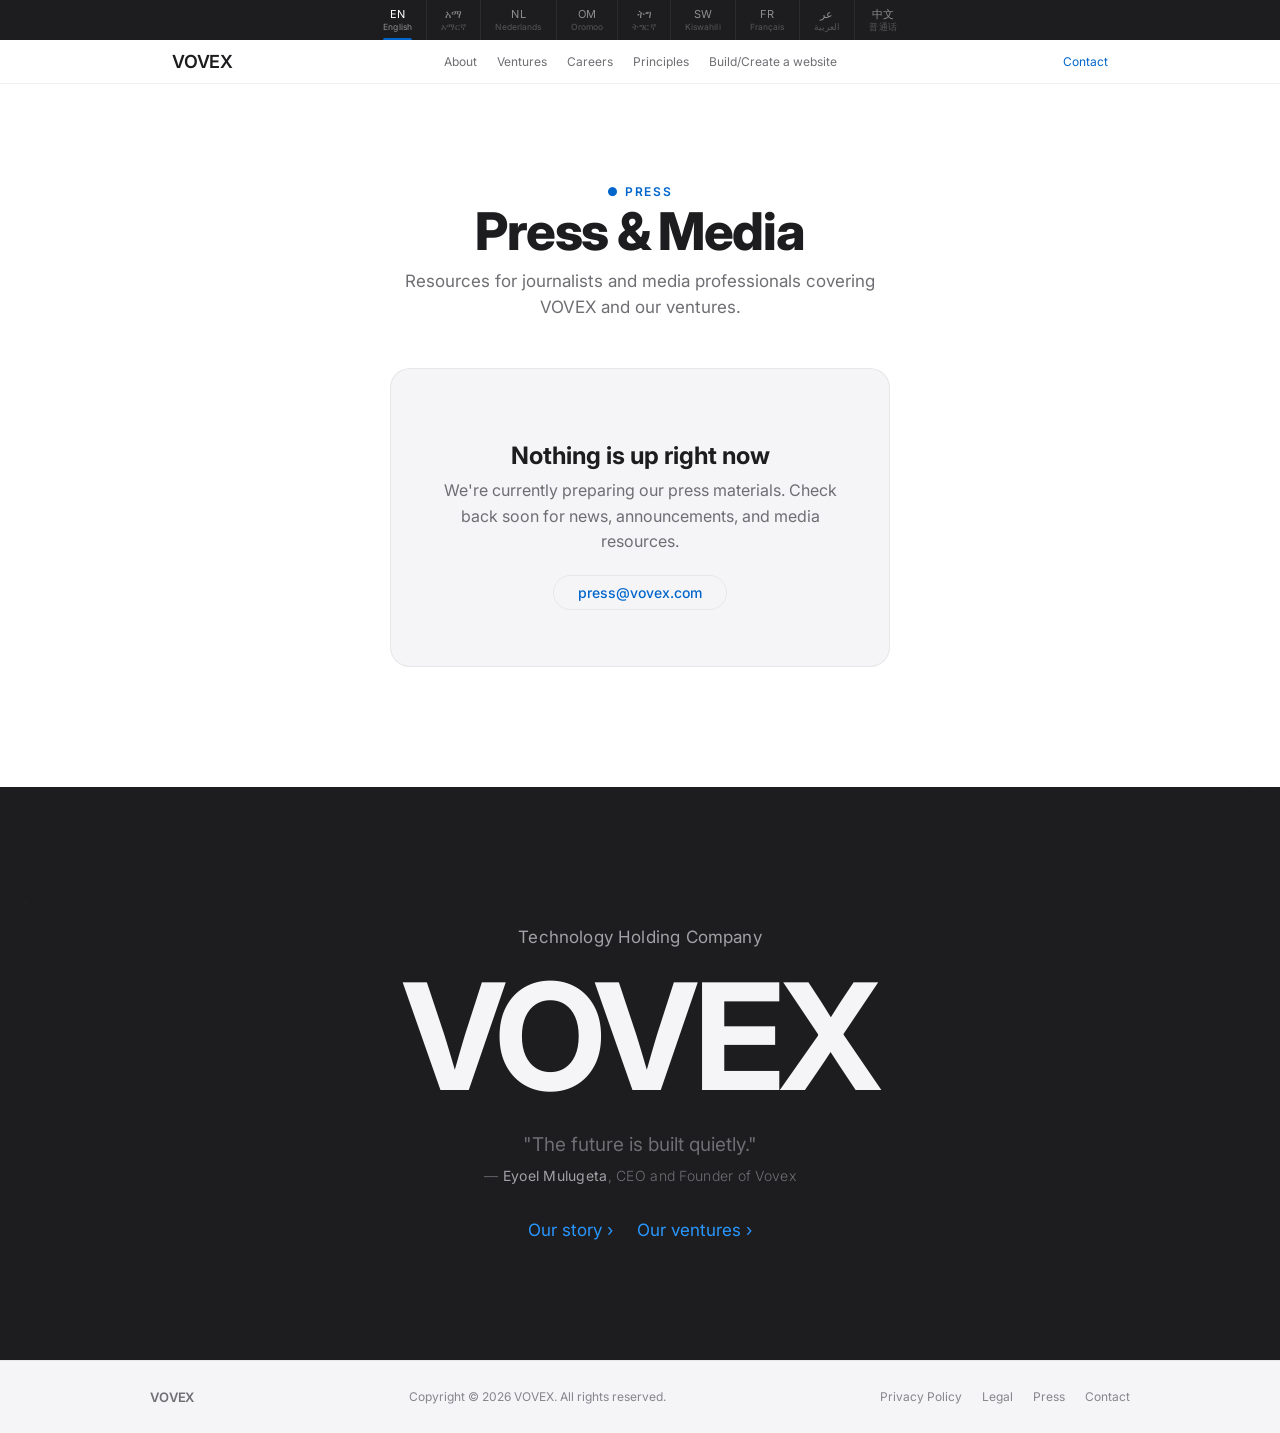
<file: Press.html>
<!DOCTYPE html>
<html lang="en" dir="ltr">
<head>
<meta charset="UTF-8"/>
<meta name="viewport" content="width=device-width, initial-scale=1.0"/>
<title>VOVEX — Press</title>
<meta name="description" content="VOVEX is a global technology holding company building platforms, systems, and ventures across AI, media, infrastructure, commerce, and digital systems."/>
<link rel="preconnect" href="https://fonts.googleapis.com"/>
<link rel="preconnect" href="https://fonts.gstatic.com" crossorigin/>
<link href="https://fonts.googleapis.com/css2?family=Inter:ital,wght@0,300;0,400;0,500;0,600;0,700;0,800;0,900;1,300;1,400&family=Noto+Sans+Ethiopic:wght@300;400;500&family=Noto+Sans+Arabic:wght@300;400;500&display=swap" rel="stylesheet"/>
<link rel="icon" type="image/png" href="./Resources/logo.PNG">
<style>
/* ─── RESET ─── */
*, *::before, *::after { box-sizing: border-box; margin: 0; padding: 0; }
html { scroll-behavior: smooth; background: #fff; }

/* ─── TOKENS ─── */
:root {
  --white: #ffffff;
  --off-white: #f5f5f7;
  --section-dark: #1d1d1f;
  --headline: #1d1d1f;
  --body: #1d1d1f;
  --secondary: #6e6e73;
  --tertiary: #86868b;
  --link: #0066cc;
  --link-hover: #0077ed;
  --divider: rgba(0,0,0,0.06);
  --nav-bg: rgba(255,255,255,0.92);
  --card-radius: 20px;
  --font: 'Inter', -apple-system, BlinkMacSystemFont, 'Helvetica Neue', Arial, sans-serif;
  --font-ethiopic: 'Noto Sans Ethiopic', 'Nyala', var(--font);
  --font-arabic: 'Noto Sans Arabic', var(--font);
}

body {
  font-family: var(--font);
  background: var(--white);
  color: var(--body);
  -webkit-font-smoothing: antialiased;
  -moz-osx-font-smoothing: grayscale;
  overflow-x: hidden;
}

/* ─── LANGUAGE BAR ─── */
#langbar {
  background: var(--section-dark);
  height: 40px;
  display: flex;
  align-items: center;
  justify-content: center;
  gap: 0;
  position: sticky;
  top: 0;
  z-index: 1000;
  overflow-x: auto;
  scrollbar-width: none;
}
#langbar::-webkit-scrollbar { display: none; }

.lbtn {
  font-size: 11px;
  font-weight: 400;
  letter-spacing: 0.01em;
  color: rgba(255,255,255,0.5);
  background: none;
  border: none;
  cursor: pointer;
  padding: 0 14px;
  height: 40px;
  white-space: nowrap;
  transition: color 0.2s;
  display: flex;
  flex-direction: column;
  align-items: center;
  justify-content: center;
  line-height: 1.2;
  border-right: 1px solid rgba(255,255,255,0.07);
  font-family: var(--font);
  position: relative;
}
.lbtn:last-child { border-right: none; }
.lbtn .ln { font-size: 8.5px; opacity: 0.5; margin-top: 1px; }
.lbtn:hover { color: rgba(255,255,255,0.85); }
.lbtn.active { color: #ffffff; }
.lbtn.active::after {
  content: '';
  position: absolute;
  bottom: 0; left: 14px; right: 14px;
  height: 2px;
  background: #0066cc;
  border-radius: 2px 2px 0 0;
}

/* ─── NAV ─── */
#nav {
  position: sticky;
  top: 40px;
  z-index: 999;
  height: 44px;
  background: var(--nav-bg);
  backdrop-filter: saturate(180%) blur(20px);
  -webkit-backdrop-filter: saturate(180%) blur(20px);
  display: flex;
  align-items: center;
  justify-content: center;
  border-bottom: 1px solid var(--divider);
}
.nav-inner {
  width: 100%;
  max-width: 980px;
  padding: 0 22px;
  display: grid;
  grid-template-columns: 1fr auto 1fr;
  align-items: center;
  gap: 0;
}
.nav-logo {
  font-size: 18px;
  font-weight: 600;
  letter-spacing: -0.01em;
  color: var(--headline);
  text-decoration: none;
  justify-self: start;
}
.nav-links {
  display: flex;
  align-items: center;
  gap: 0;
  list-style: none;
}
.nav-links a {
  font-size: 12px;
  font-weight: 400;
  color: var(--secondary);
  text-decoration: none;
  padding: 0 10px;
  height: 44px;
  display: flex;
  align-items: center;
  transition: color 0.2s;
}
.nav-links a:hover { color: var(--headline); }
.nav-right {
  justify-self: end;
  display: flex;
  align-items: center;
  gap: 18px;
}
.nav-contact {
  font-size: 12px;
  font-weight: 400;
  color: var(--link);
  text-decoration: none;
  transition: color 0.2s;
}
.nav-contact:hover { color: var(--link-hover); text-decoration: underline; }

/* ─── PRESS ─── */
#press {
  background: var(--white);
  padding: 100px 20px 120px;
  position: relative;
  min-height: 70vh;
  display: flex;
  align-items: center;
  justify-content: center;
}
.press-inner {
  max-width: 720px;
  margin: 0 auto;
  text-align: center;
}
.press-header {
  margin-bottom: 48px;
}
.press-header .label {
  font-size: 12px;
  font-weight: 600;
  color: var(--link);
  letter-spacing: 0.15em;
  text-transform: uppercase;
  margin-bottom: 6px;
}
.press-header h1 {
  font-size: clamp(36px, 5vw, 52px);
  font-weight: 800;
  letter-spacing: -0.025em;
  line-height: 1.04;
  color: var(--headline);
}
.press-header p {
  font-size: 17px;
  font-weight: 400;
  color: var(--secondary);
  max-width: 500px;
  margin: 10px auto 0;
  line-height: 1.5;
}

.press-message {
  background: var(--off-white);
  border-radius: var(--card-radius);
  padding: 56px 48px;
  border: 1px solid var(--divider);
}
.press-message .icon {
  font-size: 56px;
  display: block;
  margin-bottom: 16px;
  opacity: 0.5;
}
.press-message h3 {
  font-size: 24px;
  font-weight: 700;
  color: var(--headline);
  margin-bottom: 8px;
}
.press-message p {
  font-size: 16px;
  font-weight: 400;
  color: var(--secondary);
  line-height: 1.6;
  max-width: 400px;
  margin: 0 auto;
}
.press-message .contact-email {
  display: inline-block;
  margin-top: 20px;
  font-size: 14px;
  font-weight: 500;
  color: var(--link);
  text-decoration: none;
  padding: 8px 24px;
  border: 1px solid var(--divider);
  border-radius: 30px;
  transition: all 0.3s;
}
.press-message .contact-email:hover {
  background: var(--link);
  color: #fff;
  border-color: var(--link);
}

/* ─── FINAL ─── */
#final {
  background: var(--section-dark);
  text-align: center;
  padding: 140px 20px 120px;
  position: relative;
  overflow: hidden;
}
#final-canvas {
  position: absolute;
  inset: 0; width: 100%; height: 100%;
  pointer-events: none;
  opacity: 0.3;
}
.final-tagline {
  font-size: clamp(13px, 1.5vw, 17px);
  font-weight: 400;
  color: #a1a1a6;
  letter-spacing: 0.01em;
  margin-bottom: 16px;
  position: relative; z-index: 2;
}
.final-wordmark {
  font-size: clamp(64px, 12vw, 148px);
  font-weight: 700;
  letter-spacing: -0.03em;
  color: #f5f5f7;
  line-height: 1;
  position: relative; z-index: 2;
}
.final-sub {
  font-size: 19px;
  font-weight: 400;
  color: #6e6e73;
  margin-top: 20px;
  position: relative; z-index: 2;
  max-width: 480px;
  margin-left: auto;
  margin-right: auto;
  line-height: 1.47;
}
.final-founder {
  font-size: 14px;
  font-weight: 300;
  color: #6e6e73;
  margin-top: 8px;
  position: relative; z-index: 2;
  letter-spacing: 0.02em;
}
.final-founder span {
  color: #a1a1a6;
  font-weight: 400;
}
.final-cta-row {
  margin-top: 36px;
  display: flex;
  justify-content: center;
  gap: 24px;
  position: relative; z-index: 2;
}
.final-link {
  font-size: 17px;
  font-weight: 400;
  color: #2997ff;
  text-decoration: none;
  display: inline-flex;
  align-items: center;
  gap: 4px;
  transition: color 0.2s;
}
.final-link:hover { color: #47a9ff; }

/* ─── FOOTER ─── */
footer {
  background: var(--off-white);
  border-top: 1px solid var(--divider);
  padding: 28px 20px;
}
.footer-inner {
  max-width: 980px;
  margin: 0 auto;
  display: flex;
  justify-content: space-between;
  align-items: center;
  flex-wrap: wrap;
  gap: 12px;
}
.footer-logo {
  font-size: 13px;
  font-weight: 600;
  color: var(--secondary);
  letter-spacing: -0.01em;
}
.footer-copy {
  font-size: 12px;
  color: var(--tertiary);
}
.footer-links {
  display: flex;
  gap: 20px;
}
.footer-links a {
  font-size: 12px;
  color: var(--tertiary);
  text-decoration: none;
  transition: color 0.2s;
}
.footer-links a:hover { color: var(--link); }

/* ─── RESPONSIVE ─── */
@media (max-width: 768px) {
  .nav-links { display: none; }
  .nav-inner { grid-template-columns: auto 1fr; }
  .nav-right { display: none; }
  .footer-inner { flex-direction: column; text-align: center; }
  .footer-links { flex-wrap: wrap; justify-content: center; }
  #langbar { justify-content: flex-start; }
  #press { padding: 60px 16px 80px; min-height: 60vh; }
  .press-message { padding: 40px 28px; }
  .press-message .icon { font-size: 40px; }
  .press-message h3 { font-size: 20px; }
}
@media (max-width: 480px) {
  .press-message { padding: 32px 20px; }
  .press-message .icon { font-size: 32px; }
}
@media (prefers-reduced-motion: reduce) {
  *, *::before, *::after {
    animation-duration: .01ms !important;
    transition-duration: .01ms !important;
  }
}
</style>
</head>
<body>

<!-- ─── LANGUAGE BAR ─── -->
<div id="langbar" role="navigation" aria-label="Language selection">
  <button class="lbtn active" data-lang="en" onclick="setLang('en')">EN<span class="ln">English</span></button>
  <button class="lbtn" data-lang="am" onclick="setLang('am')">አማ<span class="ln">አማርኛ</span></button>
  <button class="lbtn" data-lang="nl" onclick="setLang('nl')">NL<span class="ln">Nederlands</span></button>
  <button class="lbtn" data-lang="om" onclick="setLang('om')">OM<span class="ln">Oromoo</span></button>
  <button class="lbtn" data-lang="ti" onclick="setLang('ti')">ትግ<span class="ln">ትግርኛ</span></button>
  <button class="lbtn" data-lang="sw" onclick="setLang('sw')">SW<span class="ln">Kiswahili</span></button>
  <button class="lbtn" data-lang="fr" onclick="setLang('fr')">FR<span class="ln">Français</span></button>
  <button class="lbtn" data-lang="ar" onclick="setLang('ar')">عر<span class="ln">العربية</span></button>
  <button class="lbtn" data-lang="zh" onclick="setLang('zh')">中文<span class="ln">普通话</span></button>
</div>

<!-- ─── NAV ─── -->
<nav id="nav" role="navigation" aria-label="Main navigation">
  <div class="nav-inner">
    <a class="nav-logo" href="./index.html">VOVEX</a>
    <ul class="nav-links" role="list">
      <li><a href="./About.html" data-i18n="nav_about">About</a></li>
      <li><a href="./ventures.html" data-i18n="nav_ventures">Ventures</a></li>
      <li><a href="./careers.html" data-i18n="nav_platforms">Careers</a></li>
      <li><a href="./principles.html" data-i18n="nav_principles">Principles</a></li>
      <li><a href="./create-website.html" data-i18n="nav_timeline">Build/Create a website</a></li>
    </ul>
    <div class="nav-right">
      <a class="nav-contact" href="./contact.html" data-i18n="nav_contact">Contact</a>
    </div>
  </div>
</nav>

<!-- ─── PRESS ─── -->
<section id="press">
  <div class="press-inner">
    <div class="press-header">
      <div class="label" data-i18n="press_label">● Press</div>
      <h1 data-i18n="press_title">Press & Media</h1>
      <p data-i18n="press_sub">Resources for journalists and media professionals covering VOVEX and our ventures.</p>
    </div>

    <div class="press-message">
      <span class="icon"></span>
      <h3 data-i18n="message_title">Nothing is up right now</h3>
      <p data-i18n="message_desc">We're currently preparing our press materials. Check back soon for news, announcements, and media resources.</p>
      <a href="mailto:press@vovex.com" class="contact-email" data-i18n="contact_email">press@vovex.com</a>
    </div>
  </div>
</section>

<!-- ─── FINAL ─── -->
<section id="final">
  <canvas id="final-canvas"></canvas>
  <p class="final-tagline" data-i18n="final_eyebrow">Technology Holding Company</p>
  <h2 class="final-wordmark">VOVEX</h2>
  <p class="final-sub" data-i18n="final_quote">"The future is built quietly."</p>
  <p class="final-founder" data-i18n="final_founder">— <span>Eyoel Mulugeta</span>, CEO and Founder of Vovex</p>
  <div class="final-cta-row">
    <a class="final-link" href="./About.html" data-i18n="final_cta1">Our story ›</a>
    <a class="final-link" href="./ventures.html" data-i18n="final_cta2">Our ventures ›</a>
  </div>
</section>

<!-- ─── FOOTER ─── -->
<footer>
  <div class="footer-inner">
    <span class="footer-logo">VOVEX</span>
    <span class="footer-copy" data-i18n="footer_copy">Copyright © 2026 VOVEX. All rights reserved.</span>
    <div class="footer-links">
      <a href="./privacypolicy.html" data-i18n="footer_privacy">Privacy Policy</a>
      <a href="./legal.html" data-i18n="footer_legal">Legal</a>
      <a href="./press.html" data-i18n="footer_press">Press</a>
      <a href="./contact.html" data-i18n="footer_contact">Contact</a>
    </div>
  </div>
</footer>

<script>
/* ════════════════════════════════
   I18N
════════════════════════════════ */
const T = {
  en:{
    nav_about:"About",nav_ventures:"Ventures",nav_platforms:"Careers",
    nav_principles:"Principles",nav_timeline:"Build/Create a website",nav_contact:"Contact",
    press_label:"● Press",
    press_title:"Press & Media",
    press_sub:"Resources for journalists and media professionals covering VOVEX and our ventures.",
    message_title:"Nothing is up right now",
    message_desc:"We're currently preparing our press materials. Check back soon for news, announcements, and media resources.",
    contact_email:"press@vovex.com",
    final_eyebrow:"Technology Holding Company",final_quote:"“The future is built quietly.”",
    final_founder:"— Eyoel Mulugeta, CEO and Founder of Vovex",
    final_cta1:"Our story ›",final_cta2:"Our ventures ›",
    footer_copy:"Copyright © 2026 VOVEX. All rights reserved.",
    footer_privacy:"Privacy Policy",footer_legal:"Legal",footer_press:"Press",footer_contact:"Contact"
  },
  am:{
    nav_about:"ስለ",nav_ventures:"ተቋሞች",nav_platforms:"ስራዎች",
    nav_principles:"መርሆዎች",nav_timeline:"ድህረ ገጽ ግንባ/ፍጠር",nav_contact:"አግኙን",
    press_label:"● ፕሬስ",
    press_title:"ፕሬስ እና ሚዲያ",
    press_sub:"ቮቬክስ እና ተቋሞቻችንን ለሚሸፍኑ ጋዜጠኞች እና የሚዲያ ባለሙያዎች ግብዓቶች።",
    message_title:"አሁን ምንም ነገር የለም",
    message_desc:"የፕሬስ ቁሳቁሶቻችንን በዝግጅት ላይ ነን። ለዜና፣ ማስታወቂያዎች እና የሚዲያ ግብዓቶች በቅርቡ ይመለሱ።",
    contact_email:"press@vovex.com",
    final_eyebrow:"የቴክኖሎጂ ሆልዲንግ ኩባንያ",final_quote:"“ወደፊቱ በጸጥታ ይሠራል።”",
    final_founder:"— ኢየኤል ሙሉጌታ፣ የቮቬክስ ዋና ሥራ አስፈጻሚ እና መሥራች",
    final_cta1:"ታሪካችን ›",final_cta2:"ተቋሞቻችን ›",
    footer_copy:"© 2026 VOVEX. መብቱ በሕግ የተጠበቀ ነው።",
    footer_privacy:"የግልነት ፖሊሲ",footer_legal:"ሕጋዊ",footer_press:"ፕሬስ",footer_contact:"አግኙን"
  },
  nl:{
    nav_about:"Over",nav_ventures:"Activiteiten",nav_platforms:"Carrières",
    nav_principles:"Principes",nav_timeline:"Website bouwen/maken",nav_contact:"Contact",
    press_label:"● Pers",
    press_title:"Pers & Media",
    press_sub:"Bronnen voor journalisten en mediaprofessionals die VOVEX en onze activiteiten verslaan.",
    message_title:"Er is momenteel niets beschikbaar",
    message_desc:"We zijn momenteel onze persmaterialen aan het voorbereiden. Kom binnenkort terug voor nieuws, aankondigingen en mediabronnen.",
    contact_email:"press@vovex.com",
    final_eyebrow:"Technologisch Holdingbedrijf",final_quote:"“De toekomst wordt stil gebouwd.”",
    final_founder:"— Eyoel Mulugeta, CEO en Oprichter van Vovex",
    final_cta1:"Ons verhaal ›",final_cta2:"Onze activiteiten ›",
    footer_copy:"© 2026 VOVEX. Alle rechten voorbehouden.",
    footer_privacy:"Privacybeleid",footer_legal:"Juridisch",footer_press:"Pers",footer_contact:"Contact"
  },
  om:{
    nav_about:"Waa",nav_ventures:"Dhaabbilee",nav_platforms:"Hojiiwwan",
    nav_principles:"Murtii",nav_timeline:"Marsaa ijaari/ummi",nav_contact:"Nu Quunnamaa",
    press_label:"● Pireesii",
    press_title:"Pireesii fi Media",
    press_sub:"Meeshaalee gaazexeessotaa fi ogeessota mediaa VOVEX fi dhaabbilee keenya haguugan.",
    message_title:"Amma waan tokko hin jiru",
    message_desc:"Meeshaalee pireesii keenya qophaa'aa jirra. Oduu, beeksisa, fi meeshaalee mediaaf yeroo dhiyoodhaa deebi'aa.",
    contact_email:"press@vovex.com",
    final_eyebrow:"Dhaabbata Teeknoloojii Qabaa",final_quote:"“Fuuldurri tasgabbiin ijaarama.”",
    final_founder:"— Eyoel Mulugeta, CEO fi Hundaa'aa Vovex",
    final_cta1:"Seenaa keenya ›",final_cta2:"Dhaabbilee keenya ›",
    footer_copy:"© 2026 VOVEX. Mirgi hundaa qabame.",
    footer_privacy:"Iccitii Imaammata",footer_legal:"Seera",footer_press:"Pireesii",footer_contact:"Nu Quunnamaa"
  },
  ti:{
    nav_about:"ብዛዕባ",nav_ventures:"ትካላት",nav_platforms:"ስራሕቲ",
    nav_principles:"መትከላት",nav_timeline:"ድህረ ገጽ ህነጽ/ፍጠር",nav_contact:"ተወከሉና",
    press_label:"● ፕሬስ",
    press_title:"ፕሬስን ሚዲያን",
    press_sub:"ንጋዜጠኛታትን ንፕሮፌሽናል ሚዲያታትን ቮቬክስን ትካላትናን ዝሸፍኑ ግብረታት።",
    message_title:"ሕጂ ዝኾነ ነገር የለን",
    message_desc:"መሳርሒ ፕሬስና ኣዳልየና ኣለና። ንዜና፣ ማስታወቂያን መሳርሒ ሚዲያን ብቕልጡፍ ተመለሱ።",
    contact_email:"press@vovex.com",
    final_eyebrow:"ናይ ቴክኖሎጂ ሆልዲንግ ትካል",final_quote:"“መጻኢ ብህድኣት ይሃነጽ።”",
    final_founder:"— ኢዮኤል ሙሉጌታ፣ ሃላፊን መስራቲ ቮቬክስ",
    final_cta1:"ታሪክና ›",final_cta2:"ትካላትና ›",
    footer_copy:"© 2026 VOVEX. ኩሉ መሰላት ዝተሓዙ።",
    footer_privacy:"ፕሮቶኮል ምስጢርነት",footer_legal:"ሕጊ",footer_press:"ፕሬስ",footer_contact:"ተወከሉና"
  },
  sw:{
    nav_about:"Kuhusu",nav_ventures:"Biashara",nav_platforms:"Kazi",
    nav_principles:"Kanuni",nav_timeline:"Jenga/Unda tovuti",nav_contact:"Wasiliana",
    press_label:"● Vyombo vya Habari",
    press_title:"Vyombo vya Habari",
    press_sub:"Nyenzo kwa wanahabari na wataalamu wa vyombo vya habari wanaohusu VOVEX na biashara zetu.",
    message_title:"Hakuna kitu kwa sasa",
    message_desc:"Kwa sasa tunatayarisha vifaa vyetu vya vyombo vya habari. Rudi hivi karibuni kwa habari, matangazo, na rasilimali za vyombo vya habari.",
    contact_email:"press@vovex.com",
    final_eyebrow:"Kampuni ya Teknolojia ya Kushikilia",final_quote:"“Mustakabali unajengwa kwa utulivu.”",
    final_founder:"— Eyoel Mulugeta, Mkurugenzi Mtendaji na Mwanzilishi wa Vovex",
    final_cta1:"Hadithi yetu ›",final_cta2:"Biashara zetu ›",
    footer_copy:"© 2026 VOVEX. Haki zote zimehifadhiwa.",
    footer_privacy:"Sera ya Faragha",footer_legal:"Kisheria",footer_press:"Habari",footer_contact:"Wasiliana"
  },
  fr:{
    nav_about:"À propos",nav_ventures:"Activités",nav_platforms:"Carrières",
    nav_principles:"Principes",nav_timeline:"Construire/Créer un site web",nav_contact:"Contact",
    press_label:"● Presse",
    press_title:"Presse & Médias",
    press_sub:"Ressources pour les journalistes et professionnels des médias couvrant VOVEX et nos activités.",
    message_title:"Rien n'est disponible pour le moment",
    message_desc:"Nous préparons actuellement nos supports de presse. Revenez bientôt pour les actualités, annonces et ressources médias.",
    contact_email:"press@vovex.com",
    final_eyebrow:"Société Holding Technologique",final_quote:"“L'avenir se construit en silence.”",
    final_founder:"— Eyoel Mulugeta, PDG et Fondateur de Vovex",
    final_cta1:"Notre histoire ›",final_cta2:"Nos activités ›",
    footer_copy:"© 2026 VOVEX. Tous droits réservés.",
    footer_privacy:"Politique de confidentialité",footer_legal:"Mentions légales",footer_press:"Presse",footer_contact:"Contact"
  },
  ar:{
    nav_about:"عن الشركة",nav_ventures:"المشاريع",nav_platforms:"وظائف",
    nav_principles:"المبادئ",nav_timeline:"بناء/إنشاء موقع",nav_contact:"تواصل",
    press_label:"● الصحافة",
    press_title:"الصحافة والإعلام",
    press_sub:"موارد للصحفيين والمهنيين الإعلاميين الذين يغطون VOVEX ومشاريعنا.",
    message_title:"لا يوجد شيء حالياً",
    message_desc:"نحن نستعد حالياً لموادنا الصحفية. تفضل بزيارتنا قريباً للحصول على الأخبار والإعلانات والموارد الإعلامية.",
    contact_email:"press@vovex.com",
    final_eyebrow:"شركة تكنولوجيا قابضة",final_quote:"“المستقبل يُبنى في صمت.”",
    final_founder:"— إيويل مولجيتا، الرئيس التنفيذي ومؤسس Vovex",
    final_cta1:"قصتنا ›",final_cta2:"مشاريعنا ›",
    footer_copy:"© 2026 VOVEX. جميع الحقوق محفوظة.",
    footer_privacy:"سياسة الخصوصية",footer_legal:"القانونية",footer_press:"الصحافة",footer_contact:"تواصل"
  },
  zh:{
    nav_about:"关于",nav_ventures:"业务",nav_platforms:"职业",
    nav_principles:"原则",nav_timeline:"构建/创建网站",nav_contact:"联系",
    press_label:"● 新闻",
    press_title:"新闻与媒体",
    press_sub:"为报道VOVEX和我们业务的记者和媒体专业人士提供的资源。",
    message_title:"目前没有任何内容",
    message_desc:"我们正在准备新闻材料。请稍后回来查看新闻、公告和媒体资源。",
    contact_email:"press@vovex.com",
    final_eyebrow:"科技控股集团",final_quote:"“未来，在寂静中构建。”",
    final_founder:"— 埃约尔·穆卢格塔，Vovex 首席执行官兼创始人",
    final_cta1:"我们的故事 ›",final_cta2:"我们的业务 ›",
    footer_copy:"版权所有 © 2026 VOVEX。保留所有权利。",
    footer_privacy:"隐私政策",footer_legal:"法律",footer_press:"新闻",footer_contact:"联系我们"
  }
};

function setLang(lang) {
  const d = T[lang]; if (!d) return;
  document.querySelectorAll('[data-i18n]').forEach(el => {
    const k = el.getAttribute('data-i18n');
    if (d[k] !== undefined) el.textContent = d[k];
  });
  const rtl = lang === 'ar';
  document.documentElement.setAttribute('dir', rtl ? 'rtl' : 'ltr');
  document.documentElement.setAttribute('lang', lang);
  const eth = lang === 'am' || lang === 'ti';
  const ara = lang === 'ar';
  document.body.style.fontFamily = eth
    ? "var(--font-ethiopic)"
    : ara ? "var(--font-arabic)"
    : "var(--font)";
  document.querySelectorAll('.lbtn').forEach(b =>
    b.classList.toggle('active', b.dataset.lang === lang)
  );
}

/* ════════════════════════════════
   FINAL CANVAS
════════════════════════════════ */
(function(){
  const c = document.getElementById('final-canvas');
  if (!c) return;
  const ctx = c.getContext('2d');
  let W, H;
  const PTS = Array.from({length:50}, () => ({
    x: Math.random(), y: Math.random(),
    vx: (Math.random()-.5)*.0004, vy: (Math.random()-.5)*.0004,
    r: Math.random()*.8+.2, o: Math.random()*.1+.02
  }));

  function resize() { W = c.width = c.offsetWidth; H = c.height = c.offsetHeight; }
  resize();
  new ResizeObserver(resize).observe(c);

  function draw() {
    ctx.clearRect(0, 0, W, H);
    PTS.forEach(p => {
      p.x += p.vx; p.y += p.vy;
      if (p.x < 0) p.x = 1; if (p.x > 1) p.x = 0;
      if (p.y < 0) p.y = 1; if (p.y > 1) p.y = 0;
      ctx.beginPath();
      ctx.arc(p.x*W, p.y*H, p.r, 0, Math.PI*2);
      ctx.fillStyle = `rgba(255,255,255,${p.o})`;
      ctx.fill();
    });
    requestAnimationFrame(draw);
  }
  draw();
})();

console.log('VOVEX Press — Loaded.');
</script>
</body>
</html>
</file>
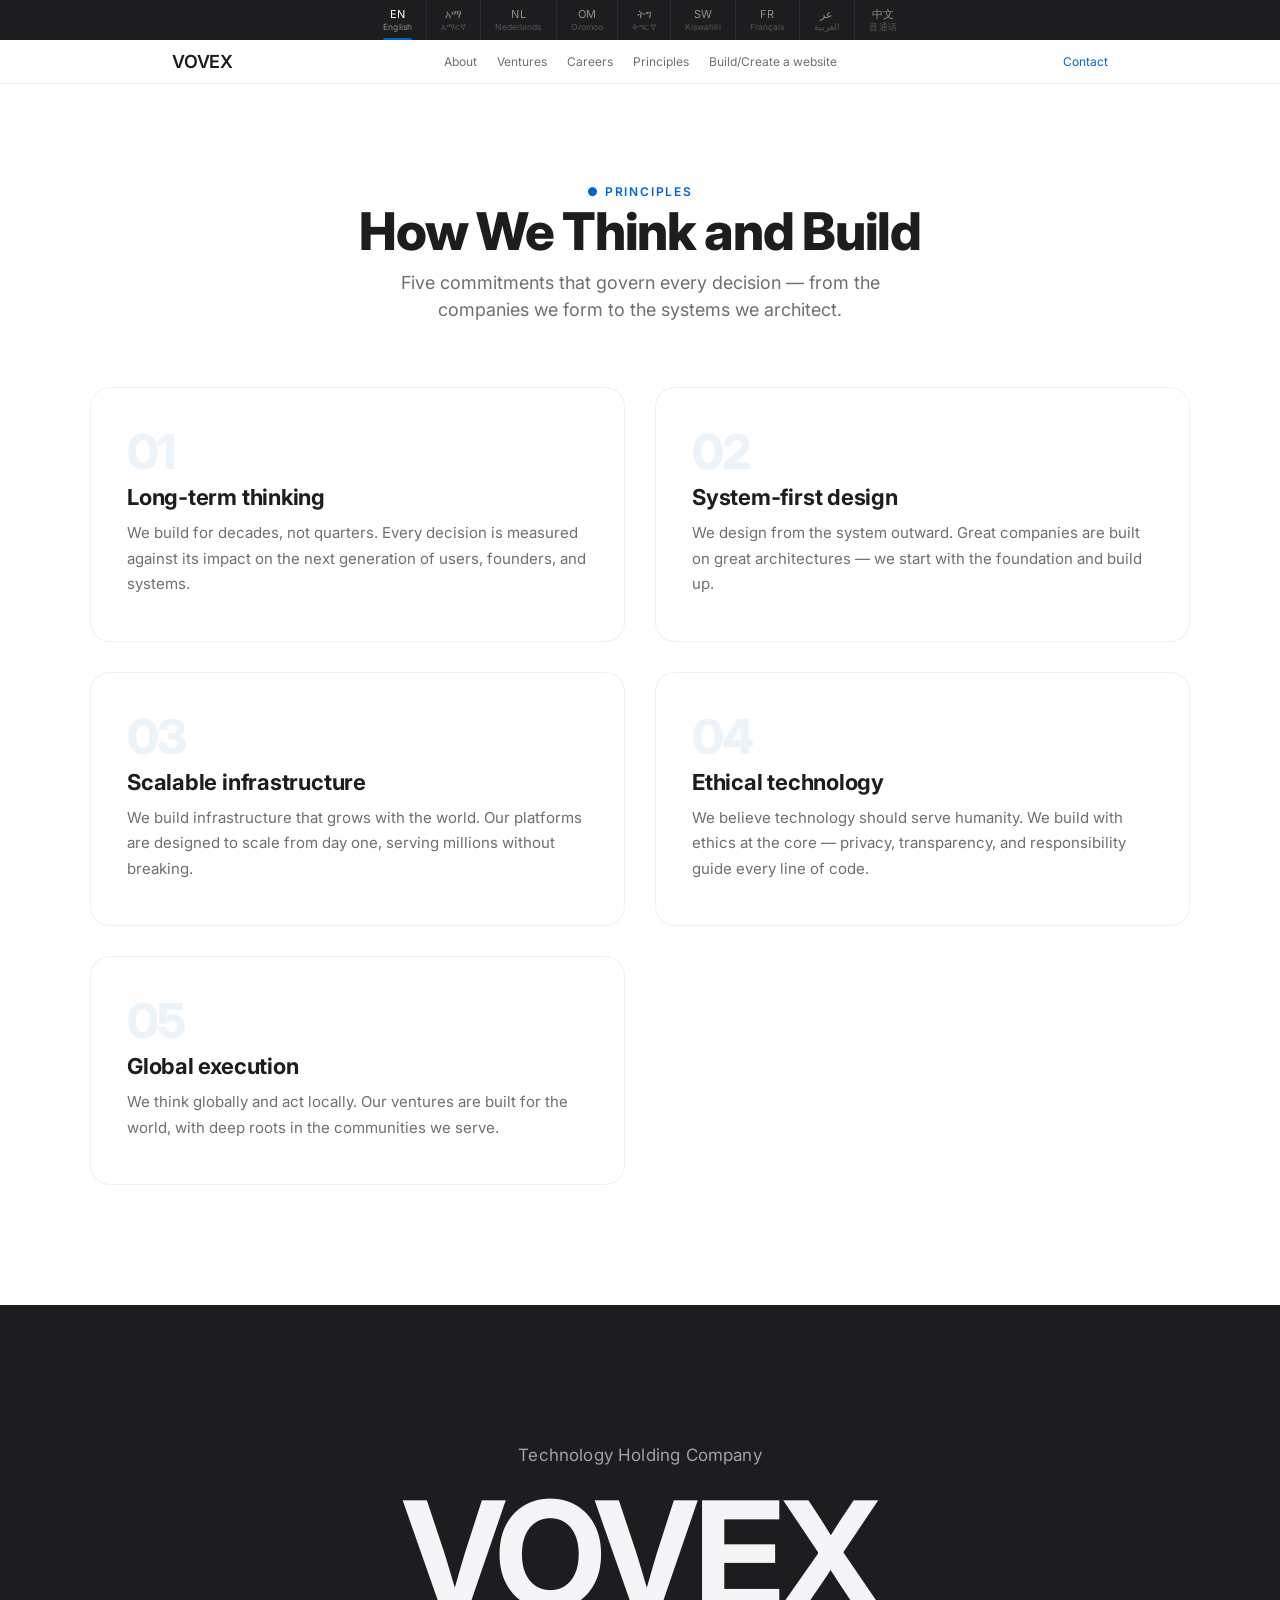
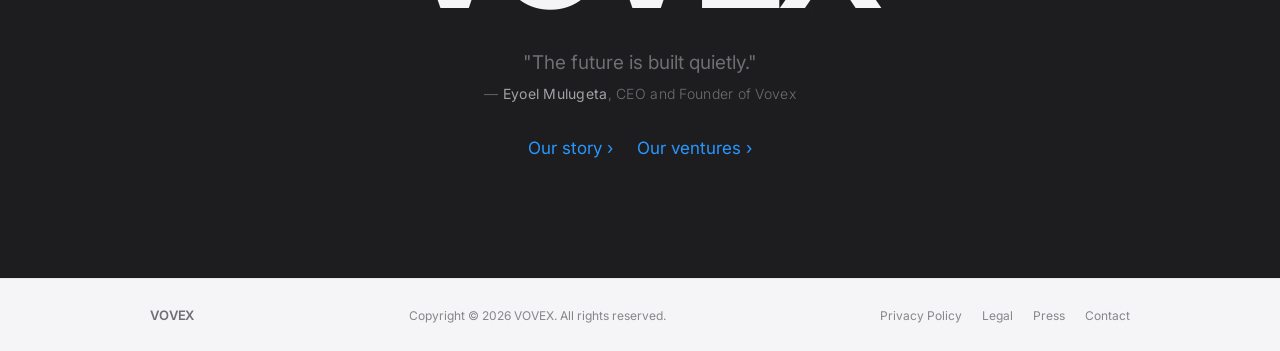
<file: Principles.html>
<!DOCTYPE html>
<html lang="en" dir="ltr">
<head>
<meta charset="UTF-8"/>
<meta name="viewport" content="width=device-width, initial-scale=1.0"/>
<title>VOVEX — Principles</title>
<meta name="description" content="VOVEX is a global technology holding company building platforms, systems, and ventures across AI, media, infrastructure, commerce, and digital systems."/>
<link rel="preconnect" href="https://fonts.googleapis.com"/>
<link rel="preconnect" href="https://fonts.gstatic.com" crossorigin/>
<link href="https://fonts.googleapis.com/css2?family=Inter:ital,wght@0,300;0,400;0,500;0,600;0,700;0,800;0,900;1,300;1,400&family=Noto+Sans+Ethiopic:wght@300;400;500&family=Noto+Sans+Arabic:wght@300;400;500&display=swap" rel="stylesheet"/>
<link rel="icon" type="image/png" href="./Resources/logo.PNG">
<style>
/* ─── RESET ─── */
*, *::before, *::after { box-sizing: border-box; margin: 0; padding: 0; }
html { scroll-behavior: smooth; background: #fff; }

/* ─── TOKENS ─── */
:root {
  --white: #ffffff;
  --off-white: #f5f5f7;
  --section-dark: #1d1d1f;
  --headline: #1d1d1f;
  --body: #1d1d1f;
  --secondary: #6e6e73;
  --tertiary: #86868b;
  --link: #0066cc;
  --link-hover: #0077ed;
  --divider: rgba(0,0,0,0.06);
  --nav-bg: rgba(255,255,255,0.92);
  --card-radius: 20px;
  --font: 'Inter', -apple-system, BlinkMacSystemFont, 'Helvetica Neue', Arial, sans-serif;
  --font-ethiopic: 'Noto Sans Ethiopic', 'Nyala', var(--font);
  --font-arabic: 'Noto Sans Arabic', var(--font);
}

body {
  font-family: var(--font);
  background: var(--white);
  color: var(--body);
  -webkit-font-smoothing: antialiased;
  -moz-osx-font-smoothing: grayscale;
  overflow-x: hidden;
}

/* ─── LANGUAGE BAR ─── */
#langbar {
  background: var(--section-dark);
  height: 40px;
  display: flex;
  align-items: center;
  justify-content: center;
  gap: 0;
  position: sticky;
  top: 0;
  z-index: 1000;
  overflow-x: auto;
  scrollbar-width: none;
}
#langbar::-webkit-scrollbar { display: none; }

.lbtn {
  font-size: 11px;
  font-weight: 400;
  letter-spacing: 0.01em;
  color: rgba(255,255,255,0.5);
  background: none;
  border: none;
  cursor: pointer;
  padding: 0 14px;
  height: 40px;
  white-space: nowrap;
  transition: color 0.2s;
  display: flex;
  flex-direction: column;
  align-items: center;
  justify-content: center;
  line-height: 1.2;
  border-right: 1px solid rgba(255,255,255,0.07);
  font-family: var(--font);
  position: relative;
}
.lbtn:last-child { border-right: none; }
.lbtn .ln { font-size: 8.5px; opacity: 0.5; margin-top: 1px; }
.lbtn:hover { color: rgba(255,255,255,0.85); }
.lbtn.active { color: #ffffff; }
.lbtn.active::after {
  content: '';
  position: absolute;
  bottom: 0; left: 14px; right: 14px;
  height: 2px;
  background: #0066cc;
  border-radius: 2px 2px 0 0;
}

/* ─── NAV ─── */
#nav {
  position: sticky;
  top: 40px;
  z-index: 999;
  height: 44px;
  background: var(--nav-bg);
  backdrop-filter: saturate(180%) blur(20px);
  -webkit-backdrop-filter: saturate(180%) blur(20px);
  display: flex;
  align-items: center;
  justify-content: center;
  border-bottom: 1px solid var(--divider);
}
.nav-inner {
  width: 100%;
  max-width: 980px;
  padding: 0 22px;
  display: grid;
  grid-template-columns: 1fr auto 1fr;
  align-items: center;
  gap: 0;
}
.nav-logo {
  font-size: 18px;
  font-weight: 600;
  letter-spacing: -0.01em;
  color: var(--headline);
  text-decoration: none;
  justify-self: start;
}
.nav-links {
  display: flex;
  align-items: center;
  gap: 0;
  list-style: none;
}
.nav-links a {
  font-size: 12px;
  font-weight: 400;
  color: var(--secondary);
  text-decoration: none;
  padding: 0 10px;
  height: 44px;
  display: flex;
  align-items: center;
  transition: color 0.2s;
}
.nav-links a:hover { color: var(--headline); }
.nav-right {
  justify-self: end;
  display: flex;
  align-items: center;
  gap: 18px;
}
.nav-contact {
  font-size: 12px;
  font-weight: 400;
  color: var(--link);
  text-decoration: none;
  transition: color 0.2s;
}
.nav-contact:hover { color: var(--link-hover); text-decoration: underline; }

/* ─── PRINCIPLES ─── */
#principles {
  background: var(--white);
  padding: 100px 20px 120px;
}
.principles-inner {
  max-width: 1100px;
  margin: 0 auto;
}

.section-header {
  text-align: center;
  margin-bottom: 64px;
}
.section-header .label {
  font-size: 12px;
  font-weight: 600;
  color: var(--link);
  letter-spacing: 0.15em;
  text-transform: uppercase;
  margin-bottom: 6px;
}
.section-header h1 {
  font-size: clamp(36px, 5vw, 52px);
  font-weight: 800;
  letter-spacing: -0.025em;
  line-height: 1.04;
  color: var(--headline);
}
.section-header p {
  font-size: 18px;
  font-weight: 400;
  color: var(--secondary);
  max-width: 560px;
  margin: 10px auto 0;
  line-height: 1.5;
}

.principles-grid {
  display: grid;
  grid-template-columns: 1fr 1fr;
  gap: 30px;
}

.principle-card {
  background: var(--white);
  border-radius: var(--card-radius);
  padding: 40px 36px 44px;
  border: 1px solid var(--divider);
  transition: all 0.4s cubic-bezier(0.25, 0.1, 0.15, 1);
  position: relative;
  overflow: hidden;
}
.principle-card::before {
  content: '';
  position: absolute;
  top: 0;
  left: 0;
  right: 0;
  height: 3px;
  background: linear-gradient(90deg, var(--link), #47a9ff);
  opacity: 0;
  transition: opacity 0.4s;
}
.principle-card:hover {
  transform: translateY(-4px);
  box-shadow: 0 20px 60px rgba(0,0,0,0.06);
  border-color: rgba(0,102,204,0.12);
}
.principle-card:hover::before {
  opacity: 1;
}
.principle-card .number {
  font-size: 48px;
  font-weight: 800;
  letter-spacing: -0.04em;
  color: rgba(0,102,204,0.08);
  line-height: 1;
  margin-bottom: 8px;
}
.principle-card h3 {
  font-size: 22px;
  font-weight: 700;
  letter-spacing: -0.01em;
  color: var(--headline);
  margin-bottom: 10px;
}
.principle-card p {
  font-size: 15px;
  font-weight: 400;
  line-height: 1.7;
  color: var(--secondary);
}

/* ─── FINAL ─── */
#final {
  background: var(--section-dark);
  text-align: center;
  padding: 140px 20px 120px;
  position: relative;
  overflow: hidden;
}
#final-canvas {
  position: absolute;
  inset: 0; width: 100%; height: 100%;
  pointer-events: none;
  opacity: 0.3;
}
.final-tagline {
  font-size: clamp(13px, 1.5vw, 17px);
  font-weight: 400;
  color: #a1a1a6;
  letter-spacing: 0.01em;
  margin-bottom: 16px;
  position: relative; z-index: 2;
}
.final-wordmark {
  font-size: clamp(64px, 12vw, 148px);
  font-weight: 700;
  letter-spacing: -0.03em;
  color: #f5f5f7;
  line-height: 1;
  position: relative; z-index: 2;
}
.final-sub {
  font-size: 19px;
  font-weight: 400;
  color: #6e6e73;
  margin-top: 20px;
  position: relative; z-index: 2;
  max-width: 480px;
  margin-left: auto;
  margin-right: auto;
  line-height: 1.47;
}
.final-founder {
  font-size: 14px;
  font-weight: 300;
  color: #6e6e73;
  margin-top: 8px;
  position: relative; z-index: 2;
  letter-spacing: 0.02em;
}
.final-founder span {
  color: #a1a1a6;
  font-weight: 400;
}
.final-cta-row {
  margin-top: 36px;
  display: flex;
  justify-content: center;
  gap: 24px;
  position: relative; z-index: 2;
}
.final-link {
  font-size: 17px;
  font-weight: 400;
  color: #2997ff;
  text-decoration: none;
  display: inline-flex;
  align-items: center;
  gap: 4px;
  transition: color 0.2s;
}
.final-link:hover { color: #47a9ff; }

/* ─── FOOTER ─── */
footer {
  background: var(--off-white);
  border-top: 1px solid var(--divider);
  padding: 28px 20px;
}
.footer-inner {
  max-width: 980px;
  margin: 0 auto;
  display: flex;
  justify-content: space-between;
  align-items: center;
  flex-wrap: wrap;
  gap: 12px;
}
.footer-logo {
  font-size: 13px;
  font-weight: 600;
  color: var(--secondary);
  letter-spacing: -0.01em;
}
.footer-copy {
  font-size: 12px;
  color: var(--tertiary);
}
.footer-links {
  display: flex;
  gap: 20px;
}
.footer-links a {
  font-size: 12px;
  color: var(--tertiary);
  text-decoration: none;
  transition: color 0.2s;
}
.footer-links a:hover { color: var(--link); }

/* ─── RESPONSIVE ─── */
@media (max-width: 768px) {
  .nav-links { display: none; }
  .nav-inner { grid-template-columns: auto 1fr; }
  .nav-right { display: none; }
  .principles-grid { grid-template-columns: 1fr; gap: 20px; }
  .footer-inner { flex-direction: column; text-align: center; }
  .footer-links { flex-wrap: wrap; justify-content: center; }
  #langbar { justify-content: flex-start; }
  #principles { padding: 60px 20px 80px; }
  .principle-card { padding: 28px 24px 32px; }
}
@media (max-width: 480px) {
  .principle-card .number { font-size: 36px; }
  .principle-card h3 { font-size: 19px; }
}
@media (prefers-reduced-motion: reduce) {
  *, *::before, *::after {
    animation-duration: .01ms !important;
    transition-duration: .01ms !important;
  }
}
</style>
</head>
<body>

<!-- ─── LANGUAGE BAR ─── -->
<div id="langbar" role="navigation" aria-label="Language selection">
  <button class="lbtn active" data-lang="en" onclick="setLang('en')">EN<span class="ln">English</span></button>
  <button class="lbtn" data-lang="am" onclick="setLang('am')">አማ<span class="ln">አማርኛ</span></button>
  <button class="lbtn" data-lang="nl" onclick="setLang('nl')">NL<span class="ln">Nederlands</span></button>
  <button class="lbtn" data-lang="om" onclick="setLang('om')">OM<span class="ln">Oromoo</span></button>
  <button class="lbtn" data-lang="ti" onclick="setLang('ti')">ትግ<span class="ln">ትግርኛ</span></button>
  <button class="lbtn" data-lang="sw" onclick="setLang('sw')">SW<span class="ln">Kiswahili</span></button>
  <button class="lbtn" data-lang="fr" onclick="setLang('fr')">FR<span class="ln">Français</span></button>
  <button class="lbtn" data-lang="ar" onclick="setLang('ar')">عر<span class="ln">العربية</span></button>
  <button class="lbtn" data-lang="zh" onclick="setLang('zh')">中文<span class="ln">普通话</span></button>
</div>

<!-- ─── NAV ─── -->
<nav id="nav" role="navigation" aria-label="Main navigation">
  <div class="nav-inner">
    <a class="nav-logo" href="./index.html">VOVEX</a>
    <ul class="nav-links" role="list">
      <li><a href="./About.html" data-i18n="nav_about">About</a></li>
      <li><a href="./ventures.html" data-i18n="nav_ventures">Ventures</a></li>
      <li><a href="./careers.html" data-i18n="nav_platforms">Careers</a></li>
      <li><a href="./principles.html" data-i18n="nav_principles">Principles</a></li>
      <li><a href="./create-website.html" data-i18n="nav_timeline">Build/Create a website</a></li>
    </ul>
    <div class="nav-right">
      <a class="nav-contact" href="./contact.html" data-i18n="nav_contact">Contact</a>
    </div>
  </div>
</nav>

<!-- ─── PRINCIPLES ─── -->
<section id="principles">
  <div class="principles-inner">
    <div class="section-header">
      <div class="label" data-i18n="principles_label">● Principles</div>
      <h1 data-i18n="principles_title">How We Think and Build</h1>
      <p data-i18n="principles_sub">Five commitments that govern every decision — from the companies we form to the systems we architect.</p>
    </div>

    <div class="principles-grid">
      <!-- Principle 1 -->
      <div class="principle-card">
        <div class="number">01</div>
        <h3 data-i18n="pr_1">Long-term thinking</h3>
        <p data-i18n="pr_1_desc">We build for decades, not quarters. Every decision is measured against its impact on the next generation of users, founders, and systems.</p>
      </div>

      <!-- Principle 2 -->
      <div class="principle-card">
        <div class="number">02</div>
        <h3 data-i18n="pr_2">System-first design</h3>
        <p data-i18n="pr_2_desc">We design from the system outward. Great companies are built on great architectures — we start with the foundation and build up.</p>
      </div>

      <!-- Principle 3 -->
      <div class="principle-card">
        <div class="number">03</div>
        <h3 data-i18n="pr_3">Scalable infrastructure</h3>
        <p data-i18n="pr_3_desc">We build infrastructure that grows with the world. Our platforms are designed to scale from day one, serving millions without breaking.</p>
      </div>

      <!-- Principle 4 -->
      <div class="principle-card">
        <div class="number">04</div>
        <h3 data-i18n="pr_4">Ethical technology</h3>
        <p data-i18n="pr_4_desc">We believe technology should serve humanity. We build with ethics at the core — privacy, transparency, and responsibility guide every line of code.</p>
      </div>

      <!-- Principle 5 -->
      <div class="principle-card">
        <div class="number">05</div>
        <h3 data-i18n="pr_5">Global execution</h3>
        <p data-i18n="pr_5_desc">We think globally and act locally. Our ventures are built for the world, with deep roots in the communities we serve.</p>
      </div>
    </div>
  </div>
</section>

<!-- ─── FINAL ─── -->
<section id="final">
  <canvas id="final-canvas"></canvas>
  <p class="final-tagline" data-i18n="final_eyebrow">Technology Holding Company</p>
  <h2 class="final-wordmark">VOVEX</h2>
  <p class="final-sub" data-i18n="final_quote">"The future is built quietly."</p>
  <p class="final-founder" data-i18n="final_founder">— <span>Eyoel Mulugeta</span>, CEO and Founder of Vovex</p>
  <div class="final-cta-row">
    <a class="final-link" href="./About.html" data-i18n="final_cta1">Our story ›</a>
    <a class="final-link" href="./ventures.html" data-i18n="final_cta2">Our ventures ›</a>
  </div>
</section>

<!-- ─── FOOTER ─── -->
<footer>
  <div class="footer-inner">
    <span class="footer-logo">VOVEX</span>
    <span class="footer-copy" data-i18n="footer_copy">Copyright © 2026 VOVEX. All rights reserved.</span>
    <div class="footer-links">
      <a href="./privacypolicy.html" data-i18n="footer_privacy">Privacy Policy</a>
      <a href="./legal.html" data-i18n="footer_legal">Legal</a>
      <a href="./press.html" data-i18n="footer_press">Press</a>
      <a href="./contact.html" data-i18n="footer_contact">Contact</a>
    </div>
  </div>
</footer>

<script>
/* ════════════════════════════════
   I18N
════════════════════════════════ */
const T = {
  en:{
    nav_about:"About",nav_ventures:"Ventures",nav_platforms:"Careers",
    nav_principles:"Principles",nav_timeline:"Build/Create a website",nav_contact:"Contact",
    principles_label:"● Principles",
    principles_title:"How We Think and Build",
    principles_sub:"Five commitments that govern every decision — from the companies we form to the systems we architect.",
    pr_1:"Long-term thinking",
    pr_1_desc:"We build for decades, not quarters. Every decision is measured against its impact on the next generation of users, founders, and systems.",
    pr_2:"System-first design",
    pr_2_desc:"We design from the system outward. Great companies are built on great architectures — we start with the foundation and build up.",
    pr_3:"Scalable infrastructure",
    pr_3_desc:"We build infrastructure that grows with the world. Our platforms are designed to scale from day one, serving millions without breaking.",
    pr_4:"Ethical technology",
    pr_4_desc:"We believe technology should serve humanity. We build with ethics at the core — privacy, transparency, and responsibility guide every line of code.",
    pr_5:"Global execution",
    pr_5_desc:"We think globally and act locally. Our ventures are built for the world, with deep roots in the communities we serve.",
    final_eyebrow:"Technology Holding Company",final_quote:"“The future is built quietly.”",
    final_founder:"— Eyoel Mulugeta, CEO and Founder of Vovex",
    final_cta1:"Our story ›",final_cta2:"Our ventures ›",
    footer_copy:"Copyright © 2026 VOVEX. All rights reserved.",
    footer_privacy:"Privacy Policy",footer_legal:"Legal",footer_press:"Press",footer_contact:"Contact"
  },
  am:{
    nav_about:"ስለ",nav_ventures:"ተቋሞች",nav_platforms:"ስራዎች",
    nav_principles:"መርሆዎች",nav_timeline:"ድህረ ገጽ ግንባ/ፍጠር",nav_contact:"አግኙን",
    principles_label:"● መርሆዎች",
    principles_title:"እንዴት ምናስብ እና እንገነባ",
    principles_sub:"ከምናቋቁማቸው ኩባንያዎች እስከ ምንዘረጋቸው ስርዓቶች ሁሉንም ውሳኔ የሚቆጣጠሩ አምስት ቃሎቻችን።",
    pr_1:"የረዥም ጊዜ አስተሳሰብ",
    pr_1_desc:"ለአስርት ዓመታት እንገነባለን፣ ለሩብ ዓመታት አይደለም። እያንዳንዱ ውሳኔ በቀጣዩ ትውልድ ተጠቃሚዎች፣ መስራቾች እና ስርዓቶች ላይ ባለው ተጽእኖ ይለካል።",
    pr_2:"ስርዓት ቅዲም ዲዛይን",
    pr_2_desc:"ከስርዓት ወደ ውጭ እንቀርጻለን። ታላላቅ ኩባንያዎች የሚገነቡት በታላላቅ መዋቅሮች ላይ ነው — ከመሠረቱ እንጀምራለን።",
    pr_3:"ሊሰፋ የሚችል መሠረተ ልማት",
    pr_3_desc:"ከዓለም ጋር የሚያድግ መሠረተ ልማት እንገነባለን። መድረኮቻችን ከመጀመሪያው ቀን ለመስፋት የተነደፉ፣ በሚሊዮኖች የሚቆጠሩ ሰዎችን የሚያገለግሉ ናቸው።",
    pr_4:"ሥነ ምግባራዊ ቴክኖሎጂ",
    pr_4_desc:"ቴክኖሎጂ ሰውን ማገልገል አለበት ብለን እናምናለን። ሥነ ምግባርን እንደ ማዕከል አድርገን እንሠራለን — ግላዊነት፣ ግልጽነት እና ሃላፊነት እያንዳንዱን የኮድ መስመር ይመራሉ።",
    pr_5:"ዓለም አቀፍ አፈጻጸም",
    pr_5_desc:"በዓለም አቀፍ ደረጃ እናስባለን እና በአካባቢያዊ ደረጃ እንሠራለን። ተቋሞቻችን ለዓለም የተገነቡ፣ በምናገለግላቸው ማህበረሰቦች ውስጥ ጠንካራ መሠረት ያላቸው ናቸው።",
    final_eyebrow:"የቴክኖሎጂ ሆልዲንግ ኩባንያ",final_quote:"“ወደፊቱ በጸጥታ ይሠራል።”",
    final_founder:"— ኢየኤል ሙሉጌታ፣ የቮቬክስ ዋና ሥራ አስፈጻሚ እና መሥራች",
    final_cta1:"ታሪካችን ›",final_cta2:"ተቋሞቻችን ›",
    footer_copy:"© 2026 VOVEX. መብቱ በሕግ የተጠበቀ ነው።",
    footer_privacy:"የግልነት ፖሊሲ",footer_legal:"ሕጋዊ",footer_press:"ፕሬስ",footer_contact:"አግኙን"
  },
  nl:{
    nav_about:"Over",nav_ventures:"Activiteiten",nav_platforms:"Carrières",
    nav_principles:"Principes",nav_timeline:"Website bouwen/maken",nav_contact:"Contact",
    principles_label:"● Principes",
    principles_title:"Hoe We Denken en Bouwen",
    principles_sub:"Vijf verplichtingen die elke beslissing bepalen — van de bedrijven die we oprichten tot de systemen die we ontwerpen.",
    pr_1:"Langetermijndenken",
    pr_1_desc:"We bouwen voor decennia, niet voor kwartalen. Elke beslissing wordt afgemeten aan de impact op de volgende generatie gebruikers, oprichters en systemen.",
    pr_2:"Systeem-eerst ontwerp",
    pr_2_desc:"We ontwerpen van het systeem naar buiten. Geweldige bedrijven zijn gebouwd op geweldige architecturen — we beginnen met de basis en bouwen verder.",
    pr_3:"Schaalbare infrastructuur",
    pr_3_desc:"We bouwen infrastructuur die groeit met de wereld. Onze platforms zijn ontworpen om vanaf dag één te schalen, miljoenen te bedienen zonder problemen.",
    pr_4:"Ethische technologie",
    pr_4_desc:"We geloven dat technologie de mensheid moet dienen. We bouwen met ethiek als kern — privacy, transparantie en verantwoordelijkheid leiden elke regel code.",
    pr_5:"Wereldwijde uitvoering",
    pr_5_desc:"We denken globaal en handelen lokaal. Onze activiteiten zijn gebouwd voor de wereld, met diepe wortels in de gemeenschappen die we bedienen.",
    final_eyebrow:"Technologisch Holdingbedrijf",final_quote:"“De toekomst wordt stil gebouwd.”",
    final_founder:"— Eyoel Mulugeta, CEO en Oprichter van Vovex",
    final_cta1:"Ons verhaal ›",final_cta2:"Onze activiteiten ›",
    footer_copy:"© 2026 VOVEX. Alle rechten voorbehouden.",
    footer_privacy:"Privacybeleid",footer_legal:"Juridisch",footer_press:"Pers",footer_contact:"Contact"
  },
  om:{
    nav_about:"Waa",nav_ventures:"Dhaabbilee",nav_platforms:"Hojiiwwan",
    nav_principles:"Murtii",nav_timeline:"Marsaa ijaari/ummi",nav_contact:"Nu Quunnamaa",
    principles_label:"● Murtii",
    principles_title:"Akkamitti Yaadna fi Ijaarra",
    principles_sub:"Murtii shanani murteessaa hunda bulcha — dhaabbilee ijarrinu irraa hanga sirnoota bocnu.",
    pr_1:"Yaada yeroo dheeraa",
    pr_1_desc:"Kun dhibbeentaa, yeroo gabaabaa miti. Murteen tokkoo tokkoo fayyadamtoota, hundaa'ootaa fi sirnoota dhaloota itti aanu irratti qabuun safarama.",
    pr_2:"Sirna dursa kennu",
    pr_2_desc:"Sirna irraa gara alaatti yaadna. Dhaabbileen guguddoota ijaartuu gugudduu irratti ijaaraman — bu'uurraa eegalee ol ijaarra.",
    pr_3:"Bu'uura bal'ataa",
    pr_3_desc:"Bu'uura addunyaan guddatu ijaarra. Marsaaleen keenya guyyaa tokkorraa bal'achuu danda'an, milliyoonota tajaajiluun ijaaraman.",
    pr_4:"Teeknoloojii sirrii",
    pr_4_desc:"Teeknoloojii namoota tajaajiluu qaba. Sirna qabaa, iftoomummaa fi itti gaafatamummaan koodii hunda ni geggeessa.",
    pr_5:"Raawwii addunyaa",
    pr_5_desc:"Addunyaatti yaadna, naannooittis hojjenna. Dhaabbileen keenya addunyaaf ijaaraman, hawaasa keessatti hundee cimaa qabu.",
    final_eyebrow:"Dhaabbata Teeknoloojii Qabaa",final_quote:"“Fuuldurri tasgabbiin ijaarama.”",
    final_founder:"— Eyoel Mulugeta, CEO fi Hundaa'aa Vovex",
    final_cta1:"Seenaa keenya ›",final_cta2:"Dhaabbilee keenya ›",
    footer_copy:"© 2026 VOVEX. Mirgi hundaa qabame.",
    footer_privacy:"Iccitii Imaammata",footer_legal:"Seera",footer_press:"Pireesii",footer_contact:"Nu Quunnamaa"
  },
  ti:{
    nav_about:"ብዛዕባ",nav_ventures:"ትካላት",nav_platforms:"ስራሕቲ",
    nav_principles:"መትከላት",nav_timeline:"ድህረ ገጽ ህነጽ/ፍጠር",nav_contact:"ተወከሉና",
    principles_label:"● መትከላት",
    principles_title:"ብኸመይ ንሓስብን ንሃንጽን",
    principles_sub:"ካብ ዝምስረቱ ትካላትና ናብ ዝህነጹ ስርዓታትና ነፍሲ ወከፍ ውሳኔ ዝቆጻጸሩ ሓሙሽተ ቃልኪዳናት።",
    pr_1:"ናይ ነዊሕ ጊዜ ሓሳብ",
    pr_1_desc:"ንዓሰርተ ዓመታት ንሃንጽ፣ ንሩብ ዓመታት ኣይኮናን። ነፍሲ ወከፍ ውሳኔ ኣብ ዝቕጽል ወለዶ ተጠቃሚታት፣ መስረትቲን ስርዓታትን ዘለዎ ጽልዋ ይልካል።",
    pr_2:"ስርዓት ቅዲም ዲዛይን",
    pr_2_desc:"ካብ ስርዓት ናብ ወጽኢ ንቀርጽ። ዓብዪ ትካላት ኣብ ዓብዪ ህንጻታት ይህነጹ — ካብ መሰረት ንጀምር ንሃንጽ።",
    pr_3:"ዝሰፍሕ ሓዊስ",
    pr_3_desc:"ምስ ዓለም ዝዓብይ ሓዊስ ንሃንጽ። መድረኻትና ካብ ቀዳማይ መዓልቲ ንምስፋሕ ተዳልዮም፣ ንሚልዮናት ዝያይዱ የገልግሉ።",
    pr_4:"ሞራላዊ ቴክኖሎጂ",
    pr_4_desc:"ቴክኖሎጂ ንሰብኣዊ ዘርኢ ከገልግል ከም ዘለዎ ንኣምን። ሞራል ንማእከል ገይርና ንሃንጽ — ምስጢራዊነት፣ ንጹርነትን ሓላፊነትን ነፍሲ ወከፍ መስመር ኮድ ይመርሕ።",
    pr_5:"ዓለምለኸ ትግባረ",
    pr_5_desc:"ብዓለምለኽ ንሓስብ እሞ ብኣካባብያዊ ንሰርሕ። ትካላትና ንዓለም ተሃኒጾም፣ ኣብ ዘገልግልዎ ማሕበረሰባት ጥብቂ ሱር ኣለዎም።",
    final_eyebrow:"ናይ ቴክኖሎጂ ሆልዲንግ ትካል",final_quote:"“መጻኢ ብህድኣት ይሃነጽ።”",
    final_founder:"— ኢዮኤል ሙሉጌታ፣ ሃላፊን መስራቲ ቮቬክስ",
    final_cta1:"ታሪክና ›",final_cta2:"ትካላትና ›",
    footer_copy:"© 2026 VOVEX. ኩሉ መሰላት ዝተሓዙ።",
    footer_privacy:"ፕሮቶኮል ምስጢርነት",footer_legal:"ሕጊ",footer_press:"ፕሬስ",footer_contact:"ተወከሉና"
  },
  sw:{
    nav_about:"Kuhusu",nav_ventures:"Biashara",nav_platforms:"Kazi",
    nav_principles:"Kanuni",nav_timeline:"Jenga/Unda tovuti",nav_contact:"Wasiliana",
    principles_label:"● Kanuni",
    principles_title:"Jinsi Tunavyofikiri na Kujenga",
    principles_sub:"Ahadi tano zinazosimamia kila uamuzi — kuanzia kampuni tunazoundha hadi mifumo tunayounda.",
    pr_1:"Kufikiri kwa muda mrefu",
    pr_1_desc:"Tunajenga kwa miongo, si robo. Kila uamuzi unapimwa dhidi ya athari zake kwa kizazi kijacho cha watumiaji, waanzilishi na mifumo.",
    pr_2:"Muundo wa mfumo kwanza",
    pr_2_desc:"Tunabuni kutoka mfumo kwenda nje. Kampuni kubwa zimejengwa kwenye usanifu mkubwa — tunaanzia msingi na kujenga juu.",
    pr_3:"Miundombinu inayoweza kupanuka",
    pr_3_desc:"Tunajenga miundombinu inayokua na ulimwengu. Majukwaa yetu yameundwa kupanuka tangu siku ya kwanza, kuhudumia mamilioni bila kuvunjika.",
    pr_4:"Teknolojia ya kimaadili",
    pr_4_desc:"Tunaamini teknolojia inapaswa kuhudumia ubinadamu. Tunajenga kwa maadili kama msingi — faragha, uwazi na uwajibikaji huongoza kila mstari wa msimbo.",
    pr_5:"Utekelezaji wa kimataifa",
    pr_5_desc:"Tunafikiri kimataifa na kutenda kienyeji. Biashara zetu zimejengwa kwa ajili ya dunia, na mizizi mirefu katika jamii tunazohudumia.",
    final_eyebrow:"Kampuni ya Teknolojia ya Kushikilia",final_quote:"“Mustakabali unajengwa kwa utulivu.”",
    final_founder:"— Eyoel Mulugeta, Mkurugenzi Mtendaji na Mwanzilishi wa Vovex",
    final_cta1:"Hadithi yetu ›",final_cta2:"Biashara zetu ›",
    footer_copy:"© 2026 VOVEX. Haki zote zimehifadhiwa.",
    footer_privacy:"Sera ya Faragha",footer_legal:"Kisheria",footer_press:"Habari",footer_contact:"Wasiliana"
  },
  fr:{
    nav_about:"À propos",nav_ventures:"Activités",nav_platforms:"Carrières",
    nav_principles:"Principes",nav_timeline:"Construire/Créer un site web",nav_contact:"Contact",
    principles_label:"● Principes",
    principles_title:"Comment Nous Pensons et Construisons",
    principles_sub:"Cinq engagements qui régissent chaque décision — des entreprises que nous créons aux systèmes que nous concevons.",
    pr_1:"Pensée à long terme",
    pr_1_desc:"Nous construisons pour des décennies, pas pour des trimestres. Chaque décision est mesurée par son impact sur la prochaine génération d'utilisateurs, de fondateurs et de systèmes.",
    pr_2:"Conception axée système",
    pr_2_desc:"Nous concevons du système vers l'extérieur. Les grandes entreprises sont construites sur de grandes architectures — nous commençons par la fondation et construisons vers le haut.",
    pr_3:"Infrastructure évolutive",
    pr_3_desc:"Nous construisons une infrastructure qui grandit avec le monde. Nos plateformes sont conçues pour évoluer dès le premier jour, servant des millions sans faillir.",
    pr_4:"Technologie éthique",
    pr_4_desc:"Nous croyons que la technologie doit servir l'humanité. Nous construisons avec l'éthique au cœur — la vie privée, la transparence et la responsabilité guident chaque ligne de code.",
    pr_5:"Exécution mondiale",
    pr_5_desc:"Nous pensons globalement et agissons localement. Nos activités sont construites pour le monde, avec des racines profondes dans les communautés que nous servons.",
    final_eyebrow:"Société Holding Technologique",final_quote:"“L'avenir se construit en silence.”",
    final_founder:"— Eyoel Mulugeta, PDG et Fondateur de Vovex",
    final_cta1:"Notre histoire ›",final_cta2:"Nos activités ›",
    footer_copy:"© 2026 VOVEX. Tous droits réservés.",
    footer_privacy:"Politique de confidentialité",footer_legal:"Mentions légales",footer_press:"Presse",footer_contact:"Contact"
  },
  ar:{
    nav_about:"عن الشركة",nav_ventures:"المشاريع",nav_platforms:"وظائف",
    nav_principles:"المبادئ",nav_timeline:"بناء/إنشاء موقع",nav_contact:"تواصل",
    principles_label:"● المبادئ",
    principles_title:"كيف نفكر ونبني",
    principles_sub:"خمسة التزامات تحكم كل قرار — من الشركات التي نؤسسها إلى الأنظمة التي نصممها.",
    pr_1:"التفكير طويل المدى",
    pr_1_desc:"نبني لعقود، وليس لأرباع. يتم قياس كل قرار مقابل تأثيره على الجيل القادم من المستخدمين والمؤسسين والأنظمة.",
    pr_2:"التصميم القائم على النظام",
    pr_2_desc:"نصمم من النظام إلى الخارج. الشركات العظيمة مبنية على هندسة معمارية عظيمة — نبدأ بالأساس ونبني للأعلى.",
    pr_3:"البنية التحتية القابلة للتوسع",
    pr_3_desc:"نبني بنية تحتية تنمو مع العالم. منصاتنا مصممة للتوسع من اليوم الأول، لخدمة الملايين دون عطل.",
    pr_4:"التكنولوجيا الأخلاقية",
    pr_4_desc:"نؤمن بأن التكنولوجيا يجب أن تخدم الإنسانية. نبني مع الأخلاق في القلب — الخصوصية والشفافية والمسؤولية توجه كل سطر من الكود.",
    pr_5:"التنفيذ العالمي",
    pr_5_desc:"نفكر عالمياً ونتصرف محلياً. مشاريعنا مبنية للعالم، بجذور عميقة في المجتمعات التي نخدمها.",
    final_eyebrow:"شركة تكنولوجيا قابضة",final_quote:"“المستقبل يُبنى في صمت.”",
    final_founder:"— إيويل مولجيتا، الرئيس التنفيذي ومؤسس Vovex",
    final_cta1:"قصتنا ›",final_cta2:"مشاريعنا ›",
    footer_copy:"© 2026 VOVEX. جميع الحقوق محفوظة.",
    footer_privacy:"سياسة الخصوصية",footer_legal:"القانونية",footer_press:"الصحافة",footer_contact:"تواصل"
  },
  zh:{
    nav_about:"关于",nav_ventures:"业务",nav_platforms:"职业",
    nav_principles:"原则",nav_timeline:"构建/创建网站",nav_contact:"联系",
    principles_label:"● 原则",
    principles_title:"我们如何 思考与构建",
    principles_sub:"五项承诺贯穿每一个决策——从我们创立的公司到我们设计的系统。",
    pr_1:"长期思维",
    pr_1_desc:"我们为几十年而建，而不是为几个季度。每个决策都以对下一代用户、创始人和系统的影响来衡量。",
    pr_2:"系统优先设计",
    pr_2_desc:"我们从系统向外设计。伟大的公司建立在伟大的架构之上——我们从基础开始，向上构建。",
    pr_3:"可扩展基础设施",
    pr_3_desc:"我们构建与世界一同成长的基础设施。我们的平台从第一天起就为规模化而设计，服务数百万人而不中断。",
    pr_4:"道德技术",
    pr_4_desc:"我们相信技术应该为人类服务。我们以道德为核心构建——隐私、透明度和责任感指导每一行代码。",
    pr_5:"全球执行",
    pr_5_desc:"我们全球化思考，本地化行动。我们的业务为世界而建，在我们服务的社区中扎根深厚。",
    final_eyebrow:"科技控股集团",final_quote:"“未来，在寂静中构建。”",
    final_founder:"— 埃约尔·穆卢格塔，Vovex 首席执行官兼创始人",
    final_cta1:"我们的故事 ›",final_cta2:"我们的业务 ›",
    footer_copy:"版权所有 © 2026 VOVEX。保留所有权利。",
    footer_privacy:"隐私政策",footer_legal:"法律",footer_press:"新闻",footer_contact:"联系我们"
  }
};

function setLang(lang) {
  const d = T[lang]; if (!d) return;
  document.querySelectorAll('[data-i18n]').forEach(el => {
    const k = el.getAttribute('data-i18n');
    if (d[k] !== undefined) el.textContent = d[k];
  });
  const rtl = lang === 'ar';
  document.documentElement.setAttribute('dir', rtl ? 'rtl' : 'ltr');
  document.documentElement.setAttribute('lang', lang);
  const eth = lang === 'am' || lang === 'ti';
  const ara = lang === 'ar';
  document.body.style.fontFamily = eth
    ? "var(--font-ethiopic)"
    : ara ? "var(--font-arabic)"
    : "var(--font)";
  document.querySelectorAll('.lbtn').forEach(b =>
    b.classList.toggle('active', b.dataset.lang === lang)
  );
}

/* ════════════════════════════════
   FINAL CANVAS
════════════════════════════════ */
(function(){
  const c = document.getElementById('final-canvas');
  if (!c) return;
  const ctx = c.getContext('2d');
  let W, H;
  const PTS = Array.from({length:50}, () => ({
    x: Math.random(), y: Math.random(),
    vx: (Math.random()-.5)*.0004, vy: (Math.random()-.5)*.0004,
    r: Math.random()*.8+.2, o: Math.random()*.1+.02
  }));

  function resize() { W = c.width = c.offsetWidth; H = c.height = c.offsetHeight; }
  resize();
  new ResizeObserver(resize).observe(c);

  function draw() {
    ctx.clearRect(0, 0, W, H);
    PTS.forEach(p => {
      p.x += p.vx; p.y += p.vy;
      if (p.x < 0) p.x = 1; if (p.x > 1) p.x = 0;
      if (p.y < 0) p.y = 1; if (p.y > 1) p.y = 0;
      ctx.beginPath();
      ctx.arc(p.x*W, p.y*H, p.r, 0, Math.PI*2);
      ctx.fillStyle = `rgba(255,255,255,${p.o})`;
      ctx.fill();
    });
    requestAnimationFrame(draw);
  }
  draw();
})();

console.log('VOVEX Principles — Loaded.');
</script>
</body>
</html>
</file>
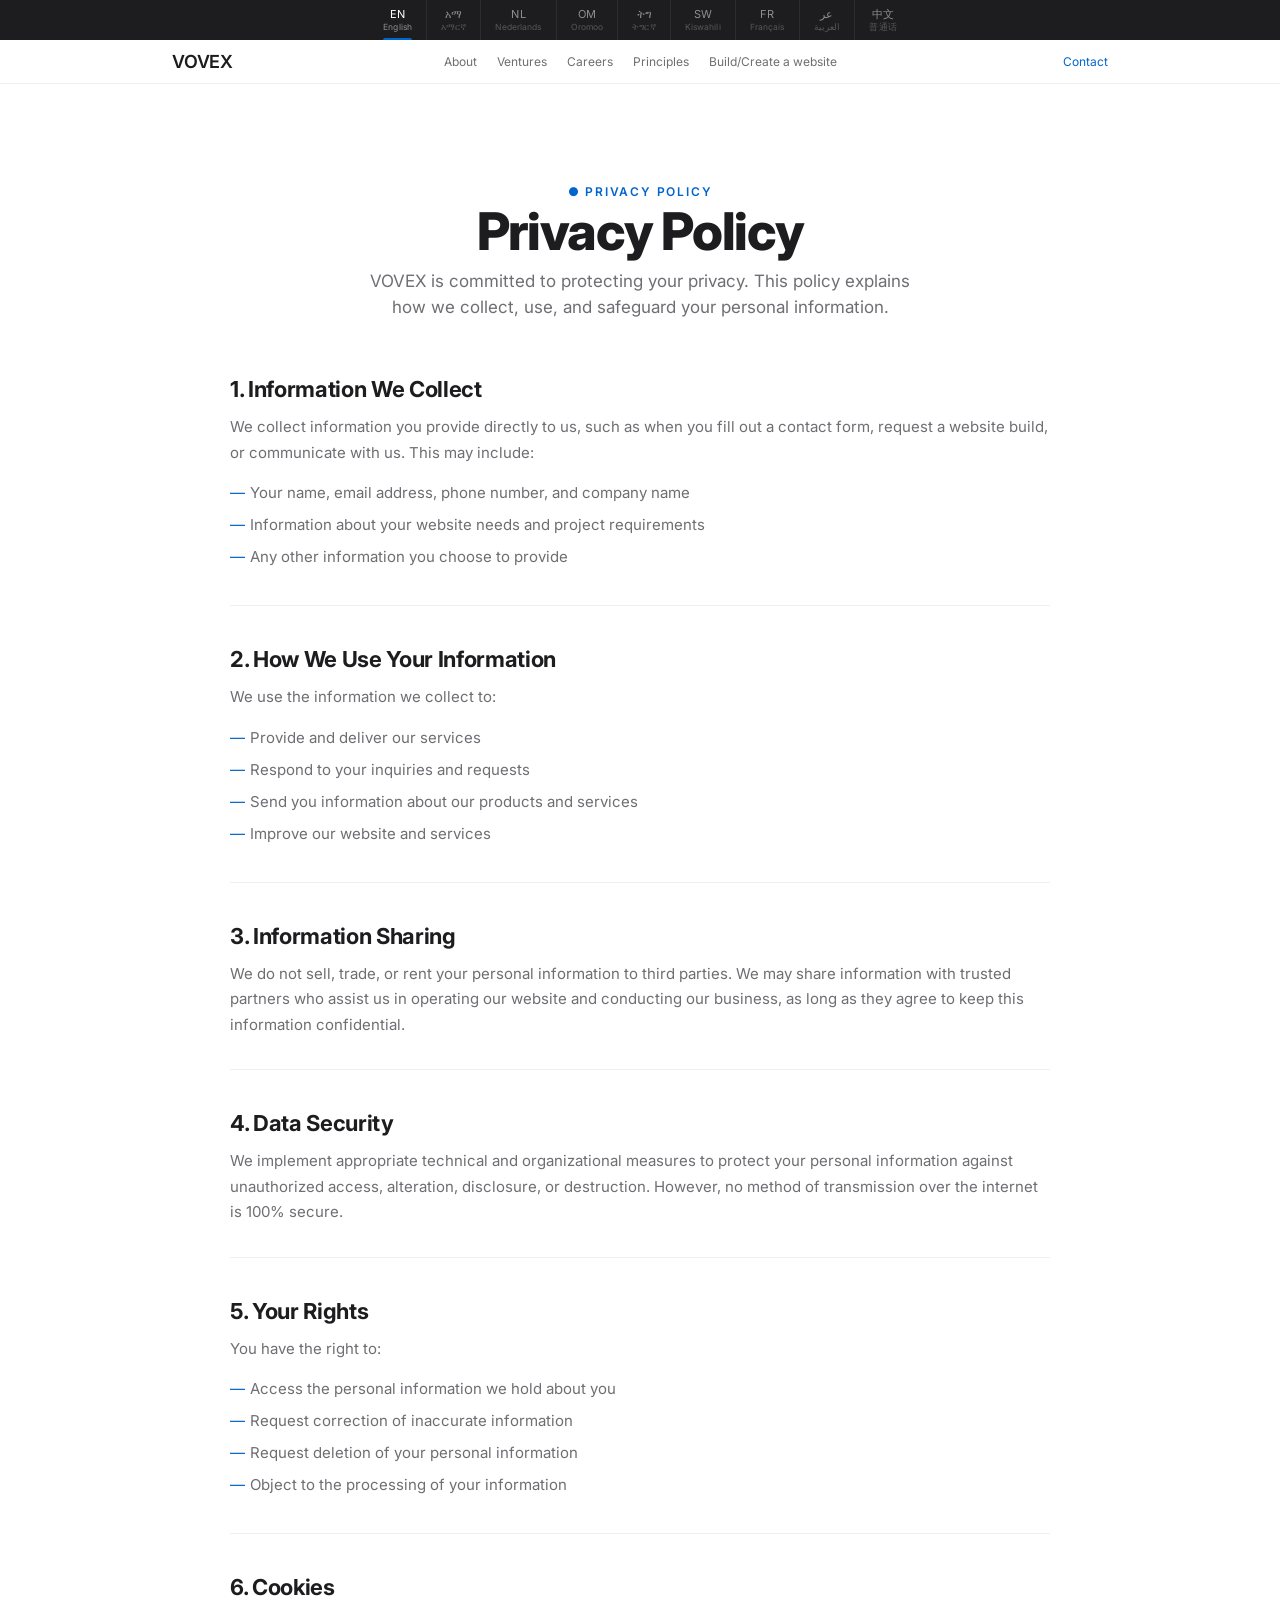
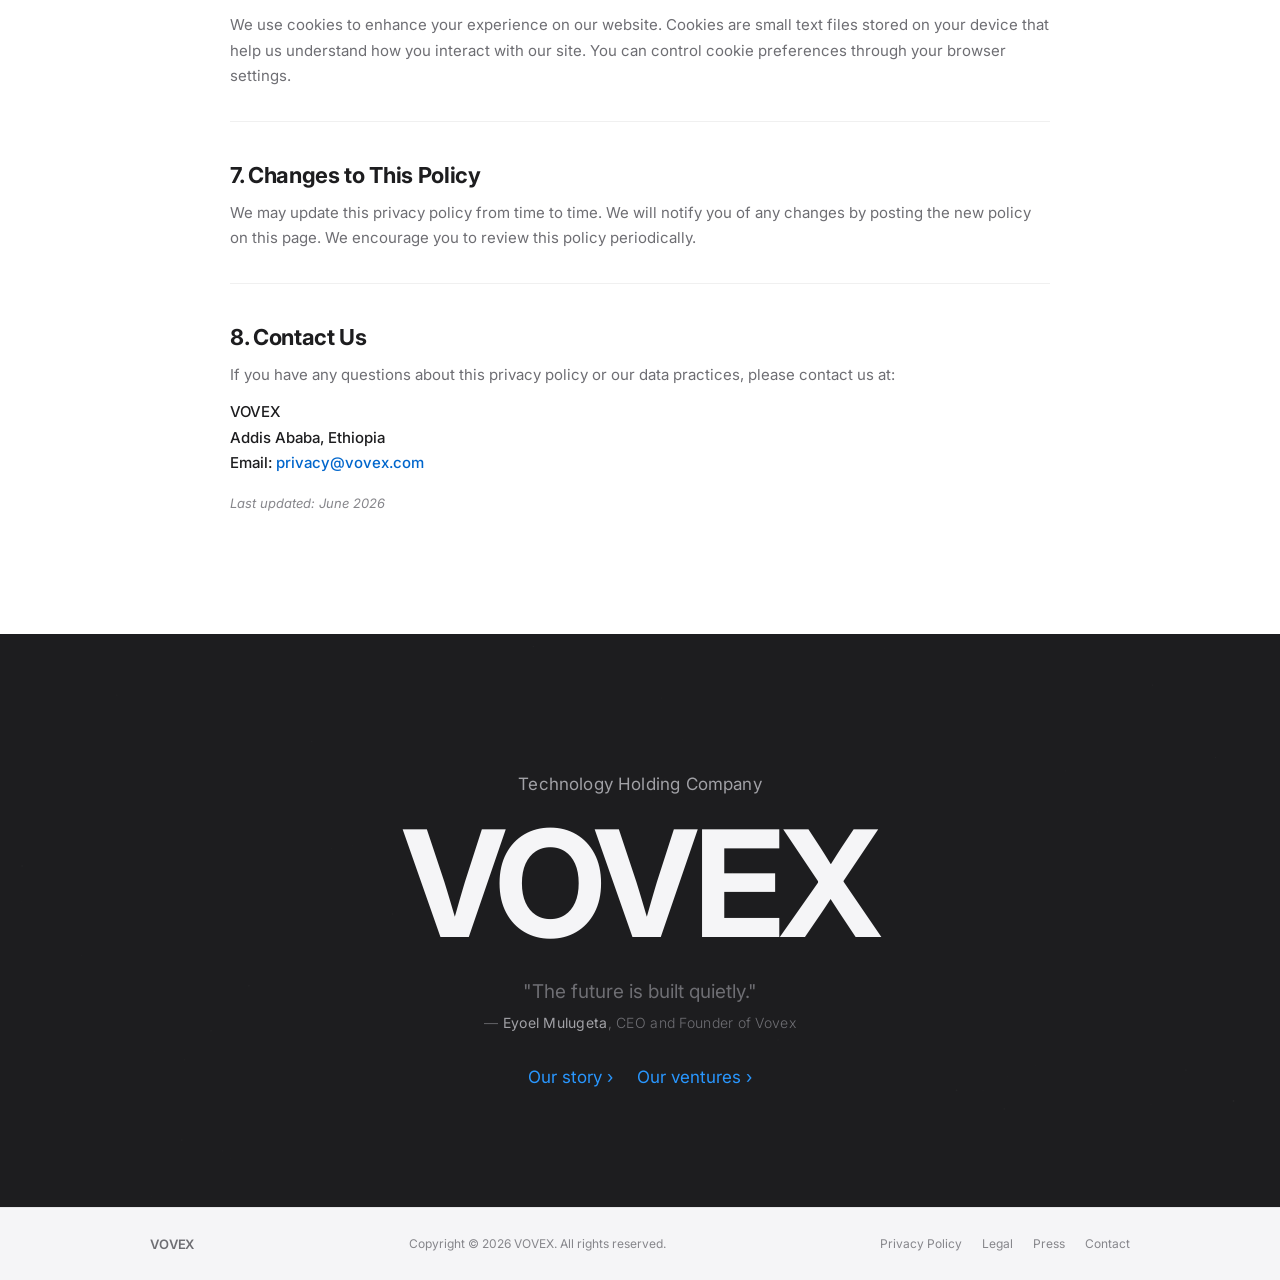
<file: privacypolicy.html>
<!DOCTYPE html>
<html lang="en" dir="ltr">
<head>
<meta charset="UTF-8"/>
<meta name="viewport" content="width=device-width, initial-scale=1.0"/>
<title>VOVEX — Privacy Policy</title>
<meta name="description" content="VOVEX is a global technology holding company building platforms, systems, and ventures across AI, media, infrastructure, commerce, and digital systems."/>
<link rel="preconnect" href="https://fonts.googleapis.com"/>
<link rel="preconnect" href="https://fonts.gstatic.com" crossorigin/>
<link href="https://fonts.googleapis.com/css2?family=Inter:ital,wght@0,300;0,400;0,500;0,600;0,700;0,800;0,900;1,300;1,400&family=Noto+Sans+Ethiopic:wght@300;400;500&family=Noto+Sans+Arabic:wght@300;400;500&display=swap" rel="stylesheet"/>
<link rel="icon" type="image/png" href="./Resources/logo.PNG">
<style>
/* ─── RESET ─── */
*, *::before, *::after { box-sizing: border-box; margin: 0; padding: 0; }
html { scroll-behavior: smooth; background: #fff; }

/* ─── TOKENS ─── */
:root {
  --white: #ffffff;
  --off-white: #f5f5f7;
  --section-dark: #1d1d1f;
  --headline: #1d1d1f;
  --body: #1d1d1f;
  --secondary: #6e6e73;
  --tertiary: #86868b;
  --link: #0066cc;
  --link-hover: #0077ed;
  --divider: rgba(0,0,0,0.06);
  --nav-bg: rgba(255,255,255,0.92);
  --card-radius: 20px;
  --font: 'Inter', -apple-system, BlinkMacSystemFont, 'Helvetica Neue', Arial, sans-serif;
  --font-ethiopic: 'Noto Sans Ethiopic', 'Nyala', var(--font);
  --font-arabic: 'Noto Sans Arabic', var(--font);
}

body {
  font-family: var(--font);
  background: var(--white);
  color: var(--body);
  -webkit-font-smoothing: antialiased;
  -moz-osx-font-smoothing: grayscale;
  overflow-x: hidden;
}

/* ─── LANGUAGE BAR ─── */
#langbar {
  background: var(--section-dark);
  height: 40px;
  display: flex;
  align-items: center;
  justify-content: center;
  gap: 0;
  position: sticky;
  top: 0;
  z-index: 1000;
  overflow-x: auto;
  scrollbar-width: none;
}
#langbar::-webkit-scrollbar { display: none; }

.lbtn {
  font-size: 11px;
  font-weight: 400;
  letter-spacing: 0.01em;
  color: rgba(255,255,255,0.5);
  background: none;
  border: none;
  cursor: pointer;
  padding: 0 14px;
  height: 40px;
  white-space: nowrap;
  transition: color 0.2s;
  display: flex;
  flex-direction: column;
  align-items: center;
  justify-content: center;
  line-height: 1.2;
  border-right: 1px solid rgba(255,255,255,0.07);
  font-family: var(--font);
  position: relative;
}
.lbtn:last-child { border-right: none; }
.lbtn .ln { font-size: 8.5px; opacity: 0.5; margin-top: 1px; }
.lbtn:hover { color: rgba(255,255,255,0.85); }
.lbtn.active { color: #ffffff; }
.lbtn.active::after {
  content: '';
  position: absolute;
  bottom: 0; left: 14px; right: 14px;
  height: 2px;
  background: #0066cc;
  border-radius: 2px 2px 0 0;
}

/* ─── NAV ─── */
#nav {
  position: sticky;
  top: 40px;
  z-index: 999;
  height: 44px;
  background: var(--nav-bg);
  backdrop-filter: saturate(180%) blur(20px);
  -webkit-backdrop-filter: saturate(180%) blur(20px);
  display: flex;
  align-items: center;
  justify-content: center;
  border-bottom: 1px solid var(--divider);
}
.nav-inner {
  width: 100%;
  max-width: 980px;
  padding: 0 22px;
  display: grid;
  grid-template-columns: 1fr auto 1fr;
  align-items: center;
  gap: 0;
}
.nav-logo {
  font-size: 18px;
  font-weight: 600;
  letter-spacing: -0.01em;
  color: var(--headline);
  text-decoration: none;
  justify-self: start;
}
.nav-links {
  display: flex;
  align-items: center;
  gap: 0;
  list-style: none;
}
.nav-links a {
  font-size: 12px;
  font-weight: 400;
  color: var(--secondary);
  text-decoration: none;
  padding: 0 10px;
  height: 44px;
  display: flex;
  align-items: center;
  transition: color 0.2s;
}
.nav-links a:hover { color: var(--headline); }
.nav-right {
  justify-self: end;
  display: flex;
  align-items: center;
  gap: 18px;
}
.nav-contact {
  font-size: 12px;
  font-weight: 400;
  color: var(--link);
  text-decoration: none;
  transition: color 0.2s;
}
.nav-contact:hover { color: var(--link-hover); text-decoration: underline; }

/* ─── PRIVACY POLICY ─── */
#privacy {
  background: var(--white);
  padding: 100px 20px 120px;
  position: relative;
}
.privacy-inner {
  max-width: 820px;
  margin: 0 auto;
}
.privacy-header {
  text-align: center;
  margin-bottom: 56px;
}
.privacy-header .label {
  font-size: 12px;
  font-weight: 600;
  color: var(--link);
  letter-spacing: 0.15em;
  text-transform: uppercase;
  margin-bottom: 6px;
}
.privacy-header h1 {
  font-size: clamp(36px, 5vw, 52px);
  font-weight: 800;
  letter-spacing: -0.025em;
  line-height: 1.04;
  color: var(--headline);
}
.privacy-header p {
  font-size: 17px;
  font-weight: 400;
  color: var(--secondary);
  max-width: 560px;
  margin: 10px auto 0;
  line-height: 1.5;
}

.privacy-content {
  display: flex;
  flex-direction: column;
  gap: 40px;
}
.privacy-section {
  border-bottom: 1px solid var(--divider);
  padding-bottom: 32px;
}
.privacy-section:last-child {
  border-bottom: none;
  padding-bottom: 0;
}
.privacy-section h2 {
  font-size: 22px;
  font-weight: 700;
  letter-spacing: -0.015em;
  color: var(--headline);
  margin-bottom: 12px;
}
.privacy-section p {
  font-size: 15px;
  font-weight: 400;
  line-height: 1.7;
  color: var(--secondary);
  margin-bottom: 12px;
}
.privacy-section p:last-child {
  margin-bottom: 0;
}
.privacy-section ul {
  list-style: none;
  padding: 0;
  margin: 8px 0 0 0;
}
.privacy-section ul li {
  font-size: 15px;
  font-weight: 400;
  line-height: 1.6;
  color: var(--secondary);
  padding: 4px 0 4px 20px;
  position: relative;
}
.privacy-section ul li::before {
  content: '—';
  position: absolute;
  left: 0;
  color: var(--link);
}
.privacy-section .last-updated {
  font-size: 13px;
  font-weight: 400;
  color: var(--tertiary);
  margin-top: 16px;
  font-style: italic;
}

/* ─── FINAL ─── */
#final {
  background: var(--section-dark);
  text-align: center;
  padding: 140px 20px 120px;
  position: relative;
  overflow: hidden;
}
#final-canvas {
  position: absolute;
  inset: 0; width: 100%; height: 100%;
  pointer-events: none;
  opacity: 0.3;
}
.final-tagline {
  font-size: clamp(13px, 1.5vw, 17px);
  font-weight: 400;
  color: #a1a1a6;
  letter-spacing: 0.01em;
  margin-bottom: 16px;
  position: relative; z-index: 2;
}
.final-wordmark {
  font-size: clamp(64px, 12vw, 148px);
  font-weight: 700;
  letter-spacing: -0.03em;
  color: #f5f5f7;
  line-height: 1;
  position: relative; z-index: 2;
}
.final-sub {
  font-size: 19px;
  font-weight: 400;
  color: #6e6e73;
  margin-top: 20px;
  position: relative; z-index: 2;
  max-width: 480px;
  margin-left: auto;
  margin-right: auto;
  line-height: 1.47;
}
.final-founder {
  font-size: 14px;
  font-weight: 300;
  color: #6e6e73;
  margin-top: 8px;
  position: relative; z-index: 2;
  letter-spacing: 0.02em;
}
.final-founder span {
  color: #a1a1a6;
  font-weight: 400;
}
.final-cta-row {
  margin-top: 36px;
  display: flex;
  justify-content: center;
  gap: 24px;
  position: relative; z-index: 2;
}
.final-link {
  font-size: 17px;
  font-weight: 400;
  color: #2997ff;
  text-decoration: none;
  display: inline-flex;
  align-items: center;
  gap: 4px;
  transition: color 0.2s;
}
.final-link:hover { color: #47a9ff; }

/* ─── FOOTER ─── */
footer {
  background: var(--off-white);
  border-top: 1px solid var(--divider);
  padding: 28px 20px;
}
.footer-inner {
  max-width: 980px;
  margin: 0 auto;
  display: flex;
  justify-content: space-between;
  align-items: center;
  flex-wrap: wrap;
  gap: 12px;
}
.footer-logo {
  font-size: 13px;
  font-weight: 600;
  color: var(--secondary);
  letter-spacing: -0.01em;
}
.footer-copy {
  font-size: 12px;
  color: var(--tertiary);
}
.footer-links {
  display: flex;
  gap: 20px;
}
.footer-links a {
  font-size: 12px;
  color: var(--tertiary);
  text-decoration: none;
  transition: color 0.2s;
}
.footer-links a:hover { color: var(--link); }

/* ─── RESPONSIVE ─── */
@media (max-width: 768px) {
  .nav-links { display: none; }
  .nav-inner { grid-template-columns: auto 1fr; }
  .nav-right { display: none; }
  .footer-inner { flex-direction: column; text-align: center; }
  .footer-links { flex-wrap: wrap; justify-content: center; }
  #langbar { justify-content: flex-start; }
  #privacy { padding: 60px 16px 80px; }
  .privacy-section h2 { font-size: 19px; }
}
@media (max-width: 480px) {
  .privacy-section { padding-bottom: 24px; }
  .privacy-section h2 { font-size: 17px; }
  .privacy-section p, .privacy-section ul li { font-size: 14px; }
}
@media (prefers-reduced-motion: reduce) {
  *, *::before, *::after {
    animation-duration: .01ms !important;
    transition-duration: .01ms !important;
  }
}
</style>
</head>
<body>

<!-- ─── LANGUAGE BAR ─── -->
<div id="langbar" role="navigation" aria-label="Language selection">
  <button class="lbtn active" data-lang="en" onclick="setLang('en')">EN<span class="ln">English</span></button>
  <button class="lbtn" data-lang="am" onclick="setLang('am')">አማ<span class="ln">አማርኛ</span></button>
  <button class="lbtn" data-lang="nl" onclick="setLang('nl')">NL<span class="ln">Nederlands</span></button>
  <button class="lbtn" data-lang="om" onclick="setLang('om')">OM<span class="ln">Oromoo</span></button>
  <button class="lbtn" data-lang="ti" onclick="setLang('ti')">ትግ<span class="ln">ትግርኛ</span></button>
  <button class="lbtn" data-lang="sw" onclick="setLang('sw')">SW<span class="ln">Kiswahili</span></button>
  <button class="lbtn" data-lang="fr" onclick="setLang('fr')">FR<span class="ln">Français</span></button>
  <button class="lbtn" data-lang="ar" onclick="setLang('ar')">عر<span class="ln">العربية</span></button>
  <button class="lbtn" data-lang="zh" onclick="setLang('zh')">中文<span class="ln">普通话</span></button>
</div>

<!-- ─── NAV ─── -->
<nav id="nav" role="navigation" aria-label="Main navigation">
  <div class="nav-inner">
    <a class="nav-logo" href="./index.html">VOVEX</a>
    <ul class="nav-links" role="list">
      <li><a href="./About.html" data-i18n="nav_about">About</a></li>
      <li><a href="./ventures.html" data-i18n="nav_ventures">Ventures</a></li>
      <li><a href="./careers.html" data-i18n="nav_platforms">Careers</a></li>
      <li><a href="./principles.html" data-i18n="nav_principles">Principles</a></li>
      <li><a href="./create-website.html" data-i18n="nav_timeline">Build/Create a website</a></li>
    </ul>
    <div class="nav-right">
      <a class="nav-contact" href="./contact.html" data-i18n="nav_contact">Contact</a>
    </div>
  </div>
</nav>

<!-- ─── PRIVACY POLICY ─── -->
<section id="privacy">
  <div class="privacy-inner">
    <div class="privacy-header">
      <div class="label" data-i18n="privacy_label">● Privacy Policy</div>
      <h1 data-i18n="privacy_title">Privacy Policy</h1>
      <p data-i18n="privacy_sub">VOVEX is committed to protecting your privacy. This policy explains how we collect, use, and safeguard your personal information.</p>
    </div>

    <div class="privacy-content">
      <!-- Section 1 -->
      <div class="privacy-section">
        <h2 data-i18n="section1_title">1. Information We Collect</h2>
        <p data-i18n="section1_text">We collect information you provide directly to us, such as when you fill out a contact form, request a website build, or communicate with us. This may include:</p>
        <ul>
          <li data-i18n="section1_item1">Your name, email address, phone number, and company name</li>
          <li data-i18n="section1_item2">Information about your website needs and project requirements</li>
          <li data-i18n="section1_item3">Any other information you choose to provide</li>
        </ul>
      </div>

      <!-- Section 2 -->
      <div class="privacy-section">
        <h2 data-i18n="section2_title">2. How We Use Your Information</h2>
        <p data-i18n="section2_text">We use the information we collect to:</p>
        <ul>
          <li data-i18n="section2_item1">Provide and deliver our services</li>
          <li data-i18n="section2_item2">Respond to your inquiries and requests</li>
          <li data-i18n="section2_item3">Send you information about our products and services</li>
          <li data-i18n="section2_item4">Improve our website and services</li>
        </ul>
      </div>

      <!-- Section 3 -->
      <div class="privacy-section">
        <h2 data-i18n="section3_title">3. Information Sharing</h2>
        <p data-i18n="section3_text">We do not sell, trade, or rent your personal information to third parties. We may share information with trusted partners who assist us in operating our website and conducting our business, as long as they agree to keep this information confidential.</p>
      </div>

      <!-- Section 4 -->
      <div class="privacy-section">
        <h2 data-i18n="section4_title">4. Data Security</h2>
        <p data-i18n="section4_text">We implement appropriate technical and organizational measures to protect your personal information against unauthorized access, alteration, disclosure, or destruction. However, no method of transmission over the internet is 100% secure.</p>
      </div>

      <!-- Section 5 -->
      <div class="privacy-section">
        <h2 data-i18n="section5_title">5. Your Rights</h2>
        <p data-i18n="section5_text">You have the right to:</p>
        <ul>
          <li data-i18n="section5_item1">Access the personal information we hold about you</li>
          <li data-i18n="section5_item2">Request correction of inaccurate information</li>
          <li data-i18n="section5_item3">Request deletion of your personal information</li>
          <li data-i18n="section5_item4">Object to the processing of your information</li>
        </ul>
      </div>

      <!-- Section 6 -->
      <div class="privacy-section">
        <h2 data-i18n="section6_title">6. Cookies</h2>
        <p data-i18n="section6_text">We use cookies to enhance your experience on our website. Cookies are small text files stored on your device that help us understand how you interact with our site. You can control cookie preferences through your browser settings.</p>
      </div>

      <!-- Section 7 -->
      <div class="privacy-section">
        <h2 data-i18n="section7_title">7. Changes to This Policy</h2>
        <p data-i18n="section7_text">We may update this privacy policy from time to time. We will notify you of any changes by posting the new policy on this page. We encourage you to review this policy periodically.</p>
      </div>

      <!-- Section 8 -->
      <div class="privacy-section">
        <h2 data-i18n="section8_title">8. Contact Us</h2>
        <p data-i18n="section8_text">If you have any questions about this privacy policy or our data practices, please contact us at:</p>
        <p style="margin-top: 8px; font-weight: 500; color: var(--headline);">VOVEX<br/>Addis Ababa, Ethiopia<br/>Email: <a href="mailto:privacy@vovex.com" style="color: var(--link); text-decoration: none;">privacy@vovex.com</a></p>
        <p class="last-updated" data-i18n="last_updated">Last updated: June 2026</p>
      </div>
    </div>
  </div>
</section>

<!-- ─── FINAL ─── -->
<section id="final">
  <canvas id="final-canvas"></canvas>
  <p class="final-tagline" data-i18n="final_eyebrow">Technology Holding Company</p>
  <h2 class="final-wordmark">VOVEX</h2>
  <p class="final-sub" data-i18n="final_quote">"The future is built quietly."</p>
  <p class="final-founder" data-i18n="final_founder">— <span>Eyoel Mulugeta</span>, CEO and Founder of Vovex</p>
  <div class="final-cta-row">
    <a class="final-link" href="./About.html" data-i18n="final_cta1">Our story ›</a>
    <a class="final-link" href="./ventures.html" data-i18n="final_cta2">Our ventures ›</a>
  </div>
</section>

<!-- ─── FOOTER ─── -->
<footer>
  <div class="footer-inner">
    <span class="footer-logo">VOVEX</span>
    <span class="footer-copy" data-i18n="footer_copy">Copyright © 2026 VOVEX. All rights reserved.</span>
    <div class="footer-links">
      <a href="./privacypolicy.html" data-i18n="footer_privacy">Privacy Policy</a>
      <a href="./legal.html" data-i18n="footer_legal">Legal</a>
      <a href="./press.html" data-i18n="footer_press">Press</a>
      <a href="./contact.html" data-i18n="footer_contact">Contact</a>
    </div>
  </div>
</footer>

<script>
/* ════════════════════════════════
   I18N - COMPLETE TRANSLATIONS FOR ALL LANGUAGES
════════════════════════════════ */
const T = {
  en:{
    nav_about:"About",nav_ventures:"Ventures",nav_platforms:"Careers",
    nav_principles:"Principles",nav_timeline:"Build/Create a website",nav_contact:"Contact",
    privacy_label:"● Privacy Policy",
    privacy_title:"Privacy Policy",
    privacy_sub:"VOVEX is committed to protecting your privacy. This policy explains how we collect, use, and safeguard your personal information.",
    section1_title:"1. Information We Collect",
    section1_text:"We collect information you provide directly to us, such as when you fill out a contact form, request a website build, or communicate with us. This may include:",
    section1_item1:"Your name, email address, phone number, and company name",
    section1_item2:"Information about your website needs and project requirements",
    section1_item3:"Any other information you choose to provide",
    section2_title:"2. How We Use Your Information",
    section2_text:"We use the information we collect to:",
    section2_item1:"Provide and deliver our services",
    section2_item2:"Respond to your inquiries and requests",
    section2_item3:"Send you information about our products and services",
    section2_item4:"Improve our website and services",
    section3_title:"3. Information Sharing",
    section3_text:"We do not sell, trade, or rent your personal information to third parties. We may share information with trusted partners who assist us in operating our website and conducting our business, as long as they agree to keep this information confidential.",
    section4_title:"4. Data Security",
    section4_text:"We implement appropriate technical and organizational measures to protect your personal information against unauthorized access, alteration, disclosure, or destruction. However, no method of transmission over the internet is 100% secure.",
    section5_title:"5. Your Rights",
    section5_text:"You have the right to:",
    section5_item1:"Access the personal information we hold about you",
    section5_item2:"Request correction of inaccurate information",
    section5_item3:"Request deletion of your personal information",
    section5_item4:"Object to the processing of your information",
    section6_title:"6. Cookies",
    section6_text:"We use cookies to enhance your experience on our website. Cookies are small text files stored on your device that help us understand how you interact with our site. You can control cookie preferences through your browser settings.",
    section7_title:"7. Changes to This Policy",
    section7_text:"We may update this privacy policy from time to time. We will notify you of any changes by posting the new policy on this page. We encourage you to review this policy periodically.",
    section8_title:"8. Contact Us",
    section8_text:"If you have any questions about this privacy policy or our data practices, please contact us at:",
    last_updated:"Last updated: June 2026",
    final_eyebrow:"Technology Holding Company",final_quote:"“The future is built quietly.”",
    final_founder:"— Eyoel Mulugeta, CEO and Founder of Vovex",
    final_cta1:"Our story ›",final_cta2:"Our ventures ›",
    footer_copy:"Copyright © 2026 VOVEX. All rights reserved.",
    footer_privacy:"Privacy Policy",footer_legal:"Legal",footer_press:"Press",footer_contact:"Contact"
  },
  am:{
    nav_about:"ስለ",nav_ventures:"ተቋሞች",nav_platforms:"ስራዎች",
    nav_principles:"መርሆዎች",nav_timeline:"ድህረ ገጽ ግንባ/ፍጠር",nav_contact:"አግኙን",
    privacy_label:"● የግላዊነት ፖሊሲ",
    privacy_title:"የግላዊነት ፖሊሲ",
    privacy_sub:"ቮቬክስ የግላዊነትዎን ለመጠበቅ ቁርጠኛ ነው። ይህ ፖሊሲ የግል መረጃዎን እንዴት እንደምንሰበስብ፣ እንደምንጠቀም እና እንደምንጠብቅ ያብራራል።",
    section1_title:"1. የምንሰበስበው መረጃ",
    section1_text:"በቀጥታ የምንሰበስበውን መረጃ እንሰበስባለን፣ ለምሳሌ የእውቂያ ቅጽ በሚሞሉበት ጊዜ፣ የድህረ ገጽ ግንባታ በሚጠይቁበት ጊዜ ወይም ከእኛ ጋር በሚነጋገሩበት ጊዜ። ይህ ሊያካትት ይችላል፡",
    section1_item1:"ስምዎ፣ የኢሜይል አድራሻዎ፣ የስልክ ቁጥርዎ እና የኩባንያ ስም",
    section1_item2:"ስለ ድህረ ገጽዎ ፍላጎቶች እና የፕሮጀክት መስፈርቶች መረጃ",
    section1_item3:"ሊያቀርቡት የመረጡት ማንኛውም ሌላ መረጃ",
    section2_title:"2. መረጃዎን እንዴት እንጠቀማለን",
    section2_text:"የምንሰበስበውን መረጃ ለሚከተሉት ነገሮች እንጠቀማለን፡",
    section2_item1:"አገልግሎቶቻችንን ለማቅረብ እና ለማድረስ",
    section2_item2:"ለጥያቄዎችዎ እና ለጥያቄዎችዎ ምላሽ ለመስጠት",
    section2_item3:"ስለ ምርቶቻችን እና አገልግሎቶቻችን መረጃ ለመላክ",
    section2_item4:"ድህረ ገጻችንን እና አገልግሎቶቻችንን ለማሻሻል",
    section3_title:"3. መረጃ መጋራት",
    section3_text:"የግል መረጃዎን ለሶስተኛ ወገኖች አንሸጥም፣ አንገበያይም ወይም አንከራይም። ድህረ ገጻችንን በሚሰሩበት እና ንግዳችንን በሚያካሂዱበት ጊዜ ከሚረዱን አስተማማኝ አጋሮች ጋር መረጃ ልንጋራ እንችላለን፣ ይህን መረጃ ሚስጥራዊ አድርገው እስካስቀመጡ ድረስ።",
    section4_title:"4. የውሂብ ደህንነት",
    section4_text:"የግል መረጃዎን ያልተፈቀደ መዳረሻ፣ መለወጥ፣ መግለጥ ወይም መጥፋት ለመከላከል ተገቢ የቴክኒክ እና ድርጅታዊ እርምጃዎችን እንተገብራለን። ሆኖም በኢንተርኔት ላይ ማንኛውም የማስተላለፍ ዘዴ 100% ደህንነቱ የተጠበቀ አይደለም።",
    section5_title:"5. መብቶችዎ",
    section5_text:"የሚከተሉት መብቶች አሉዎት፡",
    section5_item1:"ስለእርስዎ ያለንን የግል መረጃ መድረስ",
    section5_item2:"የተሳሳተ መረጃ እንዲስተካከል መጠየቅ",
    section5_item3:"የግል መረጃዎ እንዲሰረዝ መጠየቅ",
    section5_item4:"መረጃዎ እንዳይቀነባበር መቃወም",
    section6_title:"6. ኩኪዎች",
    section6_text:"በድህረ ገጻችን ላይ ያለዎትን ተሞክሮ ለማሻሻል ኩኪዎችን እንጠቀማለን። ኩኪዎች በመሳሪያዎ ላይ የተከማቹ ትናንሽ የጽሑፍ ፋይሎች ሲሆኑ ከጣቢያችን ጋር እንዴት እንደሚገናኙ ለመረዳት ይረዱናል። የኩኪ ምርጫዎችን በአሳሽ ቅንብሮችዎ በኩል መቆጣጠር ይችላሉ።",
    section7_title:"7. የዚህ ፖሊሲ ለውጦች",
    section7_text:"ይህንን የግላዊነት ፖሊሲ ከጊዜ ወደ ጊዜ ልናዘምን እንችላለን። ማንኛውንም ለውጥ አዲሱን ፖሊሲ በዚህ ገጽ ላይ በመለጠፍ እናሳውቅዎታለን። ይህንን ፖሊሲ በየጊዜው እንዲገመግሙ እናበረታታለን።",
    section8_title:"8. ያግኙን",
    section8_text:"ስለዚህ የግላዊነት ፖሊሲ ወይም ስለ ውሂብ አሰራሮቻችን ማንኛውም ጥያቄ ካለዎት እባክዎ በሚከተለው ያግኙን፡",
    last_updated:"የመጨረሻ ዘመን: ሰኔ 2026",
    final_eyebrow:"የቴክኖሎጂ ሆልዲንግ ኩባንያ",final_quote:"“ወደፊቱ በጸጥታ ይሠራል።”",
    final_founder:"— ኢየኤል ሙሉጌታ፣ የቮቬክስ ዋና ሥራ አስፈጻሚ እና መሥራች",
    final_cta1:"ታሪካችን ›",final_cta2:"ተቋሞቻችን ›",
    footer_copy:"© 2026 VOVEX. መብቱ በሕግ የተጠበቀ ነው።",
    footer_privacy:"የግልነት ፖሊሲ",footer_legal:"ሕጋዊ",footer_press:"ፕሬስ",footer_contact:"አግኙን"
  },
  nl:{
    nav_about:"Over",nav_ventures:"Activiteiten",nav_platforms:"Carrières",
    nav_principles:"Principes",nav_timeline:"Website bouwen/maken",nav_contact:"Contact",
    privacy_label:"● Privacybeleid",
    privacy_title:"Privacybeleid",
    privacy_sub:"VOVEX zet zich in voor de bescherming van uw privacy. Dit beleid legt uit hoe we uw persoonlijke gegevens verzamelen, gebruiken en beschermen.",
    section1_title:"1. Informatie die we verzamelen",
    section1_text:"We verzamelen informatie die u ons rechtstreeks verstrekt, zoals wanneer u een contactformulier invult, een websiteaanvraag indient of met ons communiceert. Dit kan omvatten:",
    section1_item1:"Uw naam, e-mailadres, telefoonnummer en bedrijfsnaam",
    section1_item2:"Informatie over uw websitebehoeften en projectvereisten",
    section1_item3:"Alle andere informatie die u kiest te verstrekken",
    section2_title:"2. Hoe we uw informatie gebruiken",
    section2_text:"We gebruiken de informatie die we verzamelen om:",
    section2_item1:"Onze diensten te leveren en te verlenen",
    section2_item2:"Te reageren op uw vragen en verzoeken",
    section2_item3:"U informatie te sturen over onze producten en diensten",
    section2_item4:"Onze website en diensten te verbeteren",
    section3_title:"3. Informatie delen",
    section3_text:"We verkopen, verhandelen of verhuren uw persoonlijke informatie niet aan derden. We kunnen informatie delen met vertrouwde partners die ons helpen bij het exploiteren van onze website en het uitvoeren van onze bedrijfsactiviteiten, op voorwaarde dat zij deze informatie vertrouwelijk houden.",
    section4_title:"4. Gegevensbeveiliging",
    section4_text:"We passen passende technische en organisatorische maatregelen toe om uw persoonlijke gegevens te beschermen tegen ongeoorloofde toegang, wijziging, openbaarmaking of vernietiging. Echter, geen enkele verzendmethode via internet is 100% veilig.",
    section5_title:"5. Uw rechten",
    section5_text:"U heeft het recht om:",
    section5_item1:"Toegang te krijgen tot de persoonlijke informatie die we over u hebben",
    section5_item2:"Correctie van onjuiste informatie aan te vragen",
    section5_item3:"Verwijdering van uw persoonlijke informatie aan te vragen",
    section5_item4:"Bezwaar te maken tegen de verwerking van uw informatie",
    section6_title:"6. Cookies",
    section6_text:"We gebruiken cookies om uw ervaring op onze website te verbeteren. Cookies zijn kleine tekstbestanden die op uw apparaat worden opgeslagen en ons helpen begrijpen hoe u met onze site omgaat. U kunt cookievoorkeuren beheren via uw browserinstellingen.",
    section7_title:"7. Wijzigingen in dit beleid",
    section7_text:"We kunnen dit privacybeleid van tijd tot tijd bijwerken. We zullen u op de hoogte stellen van eventuele wijzigingen door het nieuwe beleid op deze pagina te plaatsen. We raden u aan dit beleid periodiek te bekijken.",
    section8_title:"8. Neem contact met ons op",
    section8_text:"Als u vragen heeft over dit privacybeleid of onze gegevenspraktijken, neem dan contact met ons op via:",
    last_updated:"Laatst bijgewerkt: Juni 2026",
    final_eyebrow:"Technologisch Holdingbedrijf",final_quote:"“De toekomst wordt stil gebouwd.”",
    final_founder:"— Eyoel Mulugeta, CEO en Oprichter van Vovex",
    final_cta1:"Ons verhaal ›",final_cta2:"Onze activiteiten ›",
    footer_copy:"© 2026 VOVEX. Alle rechten voorbehouden.",
    footer_privacy:"Privacybeleid",footer_legal:"Juridisch",footer_press:"Pers",footer_contact:"Contact"
  },
  om:{
    nav_about:"Waa",nav_ventures:"Dhaabbilee",nav_platforms:"Hojiiwwan",
    nav_principles:"Murtii",nav_timeline:"Marsaa ijaari/ummi",nav_contact:"Nu Quunnamaa",
    privacy_label:"● Imaammata Iccitii",
    privacy_title:"Imaammata Iccitii",
    privacy_sub:"VOVEX iccitii keessan eeguuf mirkaneeffate. Imaammanni kun akkamitti odeeffannoo keessan walitti qabnu, fayyadamnu fi eegnu ibsa.",
    section1_title:"1. Odeeffannoo Walitti Qabnu",
    section1_text:"Odeeffannoo kallattiin nuuf kennitan walitti qabna, fakkeenyaaf yeroo foormii quunnamtii guuttan, marsaa ijaaruu kadhaddan ykn nu wajjin walqunnamtan. Kunis:",
    section1_item1:"Maqaa keessan, teessoo imelii, lakkoobsa bilbilaa, fi maqaa dhaabbataa",
    section1_item2:"Odeeffannoo waa'ee fedhii marsaa keessanii fi haala murtii",
    section1_item3:"Odeeffannoo biraa isin kennuu filattan",
    section2_title:"2. Akkamitti Odeeffannoo Keessan Fayyadanna",
    section2_text:"Odeeffannoo walitti qabnu kanatti fayyadanna:",
    section2_item1:"Tajaajila keenya kennuuf",
    section2_item2:"Gaaffii keessanii fi kadhannaa keessanii deebisuuf",
    section2_item3:"Odeeffannoo waa'ee oomishaa fi tajaajila keenyaa isinii erguuf",
    section2_item4:"Marsaa web fi tajaajila keenya fooyyessuuf",
    section3_title:"3. Odeeffannoo Qoodachuu",
    section3_text:"Odeeffannoo dhuunfaa keessan warra sadaffaa hin gurgurru, hin gabbarsu ykn hin kiraarsu. Odeeffannoo warra amanamoo marsaa web keenya hoosisuu fi daldala keenya geeddachuuf nu gargaaran wajjin qoodachuu dandeenya, haala isaan odeeffannoo kana iccitiin qabachuu fudhatan.",
    section4_title:"4. Nageenya Daataa",
    section4_text:"Odeeffannoo dhuunfaa keessan akka hin tuqamne, hin geeddaramne, hin iftoomfanne ykn hin barbaadamneef tarkaanfii teeknikaa fi qindeessaa mijaawa ta'ee fudhanna. Garuu karaa dabarsaa interneetii 100% nageenya qabu hin jiru.",
    section5_title:"5. Mirga Keessan",
    section5_text:"Mirga kana qabdu:",
    section5_item1:"Odeeffannoo dhuunfaa nutti waa'ee keessan qabnu argachuu",
    section5_item2:"Odeeffannoo dogoggora ta'e sirreessuu kadhachuu",
    section5_item3:"Odeeffannoo dhuunfaa keessan haquu kadhachuu",
    section5_item4:"Odeeffannoo keessan too'achuuf mormuu",
    section6_title:"6. Kuukii",
    section6_text:"Muuxannoo keessan marsaa web keenya irratti fooyyessuuf kuukii fayyadanna. Kuukii faayiloota barreeffama xixiqqoo meeshaa keessan irratti kuusaman kan nuuf gargaaran akkamitti marsaa keenya wajjin walqunnamtan hubachuuf. Filannoo kuukii uwwisa biraawuzarii keessaniiin to'achuu dandeessu.",
    section7_title:"7. Jijjiirama Imaammata Kanaa",
    section7_text:"Imaammata iccitii kana yeroo fi yeroon odoofnu. Jijjiirama kamiyyuu imaammata haaraa fuula kana irratti maxxansuun isin beeksifna. Imaammata kana yeroo yeroon ilaaluu isin gorsina.",
    section8_title:"8. Nu Quunnamaa",
    section8_text:"Gaaffii waa'ee imaammata iccitii kanaa ykn akkaataa daataa keenyaa qabdu, karaa kanaan nu quunnamaa:",
    last_updated:"Yeroo xumuraa: Waxabajjii 2026",
    final_eyebrow:"Dhaabbata Teeknoloojii Qabaa",final_quote:"“Fuuldurri tasgabbiin ijaarama.”",
    final_founder:"— Eyoel Mulugeta, CEO fi Hundaa'aa Vovex",
    final_cta1:"Seenaa keenya ›",final_cta2:"Dhaabbilee keenya ›",
    footer_copy:"© 2026 VOVEX. Mirgi hundaa qabame.",
    footer_privacy:"Iccitii Imaammata",footer_legal:"Seera",footer_press:"Pireesii",footer_contact:"Nu Quunnamaa"
  },
  ti:{
    nav_about:"ብዛዕባ",nav_ventures:"ትካላት",nav_platforms:"ስራሕቲ",
    nav_principles:"መትከላት",nav_timeline:"ድህረ ገጽ ህነጽ/ፍጠር",nav_contact:"ተወከሉና",
    privacy_label:"● ፖሊሲ ምስጢራዊነት",
    privacy_title:"ፖሊሲ ምስጢራዊነት",
    privacy_sub:"ቮቬክስ ምስጢራዊነትኩም ንምሕላው ተቐቢሉ ኣሎ። እዚ ፖሊሲ ሓበሬታ በይንኹም ብኸመይ ከም እንኣክብ፣ ከም እንጥቀምን ከም እንሓልውን ይገልጽ ኣሎ።",
    section1_title:"1. እቲ እንኣክቦ ሓበሬታ",
    section1_text:"ንስኻትኩም ብቐጥታ ዝትህቡና ሓበሬታ እንኣክብ ኢና፣ ለንጽሕና ነዚ ቅጽ ምውዳብ፣ ምስራት ድህረ ገጽ ምሕታት፣ ወይ ምሳና ምዝርራብ ከሎኹም። እዚ ዘጠቓልል ይኽእል ኢዩ፡",
    section1_item1:"ስምኩም፣ ኣድራሻ ኢመይል፣ ቁጽሪ ተሌፎን፣ ስም ትካል",
    section1_item2:"ብዛዕባ ናይ ድህረ ገጽ ድሌትኩምን ናይ ፕሮጀክት ኣድላይነታትን ሓበሬታ",
    section1_item3:"ካልእ ሓበሬታ ክትህቡ እትምርጹ",
    section2_title:"2. ሓበሬታኹም ብኸመይ ንጥቀመሉ",
    section2_text:"ነቲ እንኣክቦ ሓበሬታ ንዚ ዝስዕብ ንጥቀመሉ ኢና፡",
    section2_item1:"ኣገልግሎትና ንምሃብን ንምብጻሕን",
    section2_item2:"ንሕቶኹምን ሕቶኹምን ምላሽ ንምሃብ",
    section2_item3:"ብዛዕባ ናይ ምርትናን ኣገልግሎትናን ሓበሬታ ንምልኣኽ",
    section2_item4:"ድህረ ገጽናን ኣገልግሎትናን ንምምሕያሽ",
    section3_title:"3. ሓበሬታ ምክፋል",
    section3_text:"ሓበሬታ በይንኹም ንሳልሳይ ወገናት ኣይንሸጥ፣ ኣይንልወጥን ኣይንኪራይን ኢና። ምስ እቶም ድህረ ገጽና ንምስራሕን ንግድና ንምክያድን ዝሕግዙና እሙናት ሽርክተኛታት ሓበሬታ ክንፈላለይ ንኽእል ኢና፣ እዚ ሓበሬታ ምስጢራዊ ክገብርዎ ብምስማምኦም ጥራይ።",
    section4_title:"4. ደህንነት ዳታ",
    section4_text:"ሓበሬታ በይንኹም ካብ ዘይተፈቐደ ምእታው፣ ምምሕያሽ፣ ምግላጽ፣ ወይ ምጥፋእ ንምክልኻል ተገቢ ቴክኒካዊን ክልላዊን መምርሒታት ንወስድ ኢና። ይኹን እምበር፡ ብኢንተርኔት ዝውድር ዘዴ 100% ደህንነቱ ዝተሓለወ ኣይኮነን።",
    section5_title:"5. መሰላትኩም",
    section5_text:"እዚ መሰላት ኣለኩም፡",
    section5_item1:"ነቲ ብዛዕባኹም ዘሎና ሓበሬታ ምርካብ",
    section5_item2:"ሓበሬታ ዘይትኽክል ኬስተኻኸል ምሕታት",
    section5_item3:"ሓበሬታ በይንኹም ኪሰረዝ ምሕታት",
    section5_item4:"ሓበሬታኹም ኣይምውዳብ ምቃወም",
    section6_title:"6. ኩኪዎች",
    section6_text:"በቲ ድህረ ገጽና ዘሎኹም ተመክሮ ንምምሕያሽ ኩኪ ንጥቀም ኢና። ኩኪ ኣብ መሳርሒኩም ዝተኽሰተ ንእሽቶ ፋይል ጽሑፍ ኮይኑ፣ ምስ ጣብያና ብኸመይ ከም እትራኸቡ ንምርዳእ ይሕግዘና። ምርጫ ኩኪ በቲ ቅንብራት ኣሳሽኹም ክትቆጻጸሩ ትኽእሉ ኢኹም።",
    section7_title:"7. ለውጥታት እዚ ፖሊሲ",
    section7_text:"ነዚ ፖሊሲ ምስጢራዊነት ጊዜ ብጊዜ ነሓድሶ ንኽእል ኢና። ለውጥታት እንተ ኣልዮም ፖሊሲ ሓድሽ ኣብዚ ገጽ ብምልጣፍ ንነግረኩም ኢና። ነዚ ፖሊሲ ጊዜ ብጊዜ ክትመርምርዎ ንምኽረኩም።",
    section8_title:"8. ተወከሉና",
    section8_text:"ብዛዕባ ፖሊሲ ምስጢራዊነት ወይ ናይ ዳታ አሰራርና ሕቶ እንተ ኣለኩም፡ በዚ ተወከሉና፡",
    last_updated:"ዝሓለፈ ምዓርጎ: ሰነ 2026",
    final_eyebrow:"ናይ ቴክኖሎጂ ሆልዲንግ ትካል",final_quote:"“መጻኢ ብህድኣት ይሃነጽ።”",
    final_founder:"— ኢዮኤል ሙሉጌታ፣ ሃላፊን መስራቲ ቮቬክስ",
    final_cta1:"ታሪክና ›",final_cta2:"ትካላትና ›",
    footer_copy:"© 2026 VOVEX. ኩሉ መሰላት ዝተሓዙ።",
    footer_privacy:"ፕሮቶኮል ምስጢርነት",footer_legal:"ሕጊ",footer_press:"ፕሬስ",footer_contact:"ተወከሉና"
  },
  sw:{
    nav_about:"Kuhusu",nav_ventures:"Biashara",nav_platforms:"Kazi",
    nav_principles:"Kanuni",nav_timeline:"Jenga/Unda tovuti",nav_contact:"Wasiliana",
    privacy_label:"● Sera ya Faragha",
    privacy_title:"Sera ya Faragha",
    privacy_sub:"VOVEX imejitolea kulinda faragha yako. Sera hii inaelezea jinsi tunavyokusanya, kutumia, na kulinda taarifa zako za kibinafsi.",
    section1_title:"1. Taarifa Tunazokusanya",
    section1_text:"Tunakusanya taarifa unazotupa moja kwa moja, kama vile unapojaza fomu ya mawasiliano, kuomba ujenzi wa tovuti, au kuwasiliana nasi. Hii inaweza kujumuisha:",
    section1_item1:"Jina lako, barua pepe, nambari ya simu, na jina la kampuni",
    section1_item2:"Taarifa kuhusu mahitaji yako ya tovuti na mahitaji ya mradi",
    section1_item3:"Taarifa nyingine yoyote unayochagua kutoa",
    section2_title:"2. Jinsi Tunavyotumia Taarifa Zako",
    section2_text:"Tunatumia taarifa tunazokusanya ili:",
    section2_item1:"Kutoa na kuwasilisha huduma zetu",
    section2_item2:"Kujibu maswali na maombi yako",
    section2_item3:"Kukutumia taarifa kuhusu bidhaa na huduma zetu",
    section2_item4:"Kuboresha tovuti na huduma zetu",
    section3_title:"3. Kushiriki Taarifa",
    section3_text:"Hatuziuwi, kubadilishana, au kukodisha taarifa zako za kibinafsi kwa wahusika wengine. Tunaweza kushiriki taarifa na washirika wa kuaminika wanaotusaidia kuendesha tovuti yetu na kuendesha biashara yetu, mradi tu wanakubali kuweka taarifa hizi kwa siri.",
    section4_title:"4. Usalama wa Data",
    section4_text:"Tunatekeleza hatua zinazofaa za kiufundi na kiushirika kulinda taarifa zako za kibinafsi dhidi ya ufikiaji usioidhinishwa, mabadiliko, ufichuzi, au uharibifu. Hata hivyo, hakuna njia ya usambazaji kupitia mtandao ambayo ni salama 100%.",
    section5_title:"5. Haki Zako",
    section5_text:"Una haki ya:",
    section5_item1:"Kupata taarifa za kibinafsi tunazozihifadhi kukuhusu",
    section5_item2:"Kuomba marekebisho ya taarifa zisizo sahihi",
    section5_item3:"Kuomba ufutaji wa taarifa zako za kibinafsi",
    section5_item4:"Kupinga usindikaji wa taarifa zako",
    section6_title:"6. Vidakuzi",
    section6_text:"Tunatumia vidakuzi ili kuboresha uzoefu wako kwenye tovuti yetu. Vidakuzi ni faili ndogo za maandishi zilizohifadhiwa kwenye kifaa chako zinazotusaidia kuelewa jinsi unavyoingiliana na tovuti yetu. Unaweza kudhibiti mapendeleo ya vidakuzi kupitia mipangilio ya kivinjari chako.",
    section7_title:"7. Mabadiliko ya Sera Hii",
    section7_text:"Tunaweza kusasisha sera hii ya faragha mara kwa mara. Tutakujulisha kuhusu mabadiliko yoyote kwa kuchapisha sera mpya kwenye ukurasa huu. Tunakuhimiza ukague sera hii mara kwa mara.",
    section8_title:"8. Wasiliana Nasi",
    section8_text:"Ikiwa una maswali yoyote kuhusu sera hii ya faragha au mazoea yetu ya data, tafadhali wasiliana nasi kupitia:",
    last_updated:"Iliyosasishwa mwisho: Juni 2026",
    final_eyebrow:"Kampuni ya Teknolojia ya Kushikilia",final_quote:"“Mustakabali unajengwa kwa utulivu.”",
    final_founder:"— Eyoel Mulugeta, Mkurugenzi Mtendaji na Mwanzilishi wa Vovex",
    final_cta1:"Hadithi yetu ›",final_cta2:"Biashara zetu ›",
    footer_copy:"© 2026 VOVEX. Haki zote zimehifadhiwa.",
    footer_privacy:"Sera ya Faragha",footer_legal:"Kisheria",footer_press:"Habari",footer_contact:"Wasiliana"
  },
  fr:{
    nav_about:"À propos",nav_ventures:"Activités",nav_platforms:"Carrières",
    nav_principles:"Principes",nav_timeline:"Construire/Créer un site web",nav_contact:"Contact",
    privacy_label:"● Politique de Confidentialité",
    privacy_title:"Politique de Confidentialité",
    privacy_sub:"VOVEX s'engage à protéger votre vie privée. Cette politique explique comment nous collectons, utilisons et protégeons vos informations personnelles.",
    section1_title:"1. Informations que nous collectons",
    section1_text:"Nous collectons les informations que vous nous fournissez directement, comme lorsque vous remplissez un formulaire de contact, demandez la construction d'un site web ou communiquez avec nous. Cela peut inclure:",
    section1_item1:"Votre nom, adresse email, numéro de téléphone et nom de l'entreprise",
    section1_item2:"Des informations sur vos besoins en matière de site web et les exigences du projet",
    section1_item3:"Toute autre information que vous choisissez de fournir",
    section2_title:"2. Comment nous utilisons vos informations",
    section2_text:"Nous utilisons les informations que nous collectons pour:",
    section2_item1:"Fournir et délivrer nos services",
    section2_item2:"Répondre à vos demandes et requêtes",
    section2_item3:"Vous envoyer des informations sur nos produits et services",
    section2_item4:"Améliorer notre site web et nos services",
    section3_title:"3. Partage d'informations",
    section3_text:"Nous ne vendons, n'échangeons ni ne louons vos informations personnelles à des tiers. Nous pouvons partager des informations avec des partenaires de confiance qui nous aident à exploiter notre site web et à mener nos activités, à condition qu'ils acceptent de garder ces informations confidentielles.",
    section4_title:"4. Sécurité des données",
    section4_text:"Nous mettons en œuvre des mesures techniques et organisationnelles appropriées pour protéger vos informations personnelles contre tout accès non autorisé, toute modification, divulgation ou destruction. Cependant, aucune méthode de transmission sur Internet n'est sécurisée à 100%.",
    section5_title:"5. Vos droits",
    section5_text:"Vous avez le droit de:",
    section5_item1:"Accéder aux informations personnelles que nous détenons sur vous",
    section5_item2:"Demander la correction d'informations inexactes",
    section5_item3:"Demander la suppression de vos informations personnelles",
    section5_item4:"Vous opposer au traitement de vos informations",
    section6_title:"6. Cookies",
    section6_text:"Nous utilisons des cookies pour améliorer votre expérience sur notre site web. Les cookies sont de petits fichiers texte stockés sur votre appareil qui nous aident à comprendre comment vous interagissez avec notre site. Vous pouvez contrôler les préférences de cookies via les paramètres de votre navigateur.",
    section7_title:"7. Modifications de cette politique",
    section7_text:"Nous pouvons mettre à jour cette politique de confidentialité de temps à autre. Nous vous informerons de tout changement en publiant la nouvelle politique sur cette page. Nous vous encourageons à consulter cette politique périodiquement.",
    section8_title:"8. Contactez-nous",
    section8_text:"Si vous avez des questions concernant cette politique de confidentialité ou nos pratiques en matière de données, veuillez nous contacter à:",
    last_updated:"Dernière mise à jour: Juin 2026",
    final_eyebrow:"Société Holding Technologique",final_quote:"“L'avenir se construit en silence.”",
    final_founder:"— Eyoel Mulugeta, PDG et Fondateur de Vovex",
    final_cta1:"Notre histoire ›",final_cta2:"Nos activités ›",
    footer_copy:"© 2026 VOVEX. Tous droits réservés.",
    footer_privacy:"Politique de confidentialité",footer_legal:"Mentions légales",footer_press:"Presse",footer_contact:"Contact"
  },
  ar:{
    nav_about:"عن الشركة",nav_ventures:"المشاريع",nav_platforms:"وظائف",
    nav_principles:"المبادئ",nav_timeline:"بناء/إنشاء موقع",nav_contact:"تواصل",
    privacy_label:"● سياسة الخصوصية",
    privacy_title:"سياسة الخصوصية",
    privacy_sub:"تلتزم VOVEX بحماية خصوصيتك. توضح هذه السياسة كيفية جمعنا واستخدامنا وحماية معلوماتك الشخصية.",
    section1_title:"1. المعلومات التي نجمعها",
    section1_text:"نجمع المعلومات التي تقدمها لنا مباشرة، مثل عند ملء نموذج اتصال، أو طلب بناء موقع، أو التواصل معنا. قد يشمل ذلك:",
    section1_item1:"اسمك، عنوان بريدك الإلكتروني، رقم هاتفك، واسم الشركة",
    section1_item2:"معلومات حول احتياجات موقعك ومتطلبات المشروع",
    section1_item3:"أي معلومات أخرى تختار تقديمها",
    section2_title:"2. كيف نستخدم معلوماتك",
    section2_text:"نستخدم المعلومات التي نجمعها من أجل:",
    section2_item1:"تقديم وتوصيل خدماتنا",
    section2_item2:"الرد على استفساراتك وطلباتك",
    section2_item3:"إرسال معلومات حول منتجاتنا وخدماتنا",
    section2_item4:"تحسين موقعنا وخدماتنا",
    section3_title:"3. مشاركة المعلومات",
    section3_text:"لا نبيع أو نتاجر أو نؤجر معلوماتك الشخصية لأطراف ثالثة. قد نشارك المعلومات مع شركاء موثوقين يساعدوننا في تشغيل موقعنا وإدارة أعمالنا، بشرط أن يوافقوا على الحفاظ على سرية هذه المعلومات.",
    section4_title:"4. أمن البيانات",
    section4_text:"ننفذ تدابير تقنية وتنظيمية مناسبة لحماية معلوماتك الشخصية من الوصول غير المصرح به أو التعديل أو الكشف أو التدمير. ومع ذلك، لا توجد طريقة نقل عبر الإنترنت آمنة بنسبة 100٪.",
    section5_title:"5. حقوقك",
    section5_text:"لديك الحق في:",
    section5_item1:"الوصول إلى المعلومات الشخصية التي نحتفظ بها عنك",
    section5_item2:"طلب تصحيح المعلومات غير الدقيقة",
    section5_item3:"طلب حذف معلوماتك الشخصية",
    section5_item4:"الاعتراض على معالجة معلوماتك",
    section6_title:"6. ملفات تعريف الارتباط",
    section6_text:"نستخدم ملفات تعريف الارتباط لتحسين تجربتك على موقعنا. ملفات تعريف الارتباط هي ملفات نصية صغيرة يتم تخزينها على جهازك تساعدنا في فهم كيفية تفاعلك مع موقعنا. يمكنك التحكم في تفضيلات ملفات تعريف الارتباط من خلال إعدادات المتصفح الخاص بك.",
    section7_title:"7. التغييرات في هذه السياسة",
    section7_text:"قد نقوم بتحديث سياسة الخصوصية هذه من وقت لآخر. سنخطرك بأي تغييرات من خلال نشر السياسة الجديدة على هذه الصفحة. نشجعك على مراجعة هذه السياسة بشكل دوري.",
    section8_title:"8. اتصل بنا",
    section8_text:"إذا كان لديك أي أسئلة حول سياسة الخصوصية هذه أو ممارساتنا في التعامل مع البيانات، يرجى الاتصال بنا على:",
    last_updated:"آخر تحديث: يونيو 2026",
    final_eyebrow:"شركة تكنولوجيا قابضة",final_quote:"“المستقبل يُبنى في صمت.”",
    final_founder:"— إيويل مولجيتا، الرئيس التنفيذي ومؤسس Vovex",
    final_cta1:"قصتنا ›",final_cta2:"مشاريعنا ›",
    footer_copy:"© 2026 VOVEX. جميع الحقوق محفوظة.",
    footer_privacy:"سياسة الخصوصية",footer_legal:"القانونية",footer_press:"الصحافة",footer_contact:"تواصل"
  },
  zh:{
    nav_about:"关于",nav_ventures:"业务",nav_platforms:"职业",
    nav_principles:"原则",nav_timeline:"构建/创建网站",nav_contact:"联系",
    privacy_label:"● 隐私政策",
    privacy_title:"隐私政策",
    privacy_sub:"VOVEX 致力于保护您的隐私。本政策解释了我们如何收集、使用和保护您的个人信息。",
    section1_title:"1. 我们收集的信息",
    section1_text:"我们收集您直接提供给我们的信息，例如当您填写联系表格、请求网站构建或与我们沟通时。这可能包括：",
    section1_item1:"您的姓名、电子邮件地址、电话号码和公司名称",
    section1_item2:"关于您的网站需求和项目要求的信息",
    section1_item3:"您选择提供的任何其他信息",
    section2_title:"2. 我们如何使用您的信息",
    section2_text:"我们使用收集的信息来：",
    section2_item1:"提供和交付我们的服务",
    section2_item2:"回复您的咨询和请求",
    section2_item3:"向您发送有关我们产品和服务的信息",
    section2_item4:"改进我们的网站和服务",
    section3_title:"3. 信息共享",
    section3_text:"我们不会将您的个人信息出售、交易或出租给第三方。我们可能会与协助我们运营网站和开展业务的值得信赖的合作伙伴共享信息，前提是他们同意对这些信息保密。",
    section4_title:"4. 数据安全",
    section4_text:"我们采取适当的技术和组织措施来保护您的个人信息免遭未经授权的访问、更改、披露或破坏。但是，没有任何一种通过互联网传输的方法是100%安全的。",
    section5_title:"5. 您的权利",
    section5_text:"您有权：",
    section5_item1:"访问我们持有的关于您的个人信息",
    section5_item2:"要求更正不准确的信息",
    section5_item3:"要求删除您的个人信息",
    section5_item4:"反对处理您的信息",
    section6_title:"6. Cookie",
    section6_text:"我们使用Cookie来增强您在我们网站上的体验。Cookie是存储在您设备上的小型文本文件，帮助我们了解您如何与我们的网站互动。您可以通过浏览器设置控制Cookie偏好。",
    section7_title:"7. 本政策的变更",
    section7_text:"我们可能会不时更新本隐私政策。我们将通过在本页面上发布新政策来通知您任何变更。我们鼓励您定期查看本政策。",
    section8_title:"8. 联系我们",
    section8_text:"如果您对本隐私政策或我们的数据实践有任何疑问，请通过以下方式联系我们：",
    last_updated:"最后更新：2026年6月",
    final_eyebrow:"科技控股集团",final_quote:"“未来，在寂静中构建。”",
    final_founder:"— 埃约尔·穆卢格塔，Vovex 首席执行官兼创始人",
    final_cta1:"我们的故事 ›",final_cta2:"我们的业务 ›",
    footer_copy:"版权所有 © 2026 VOVEX。保留所有权利。",
    footer_privacy:"隐私政策",footer_legal:"法律",footer_press:"新闻",footer_contact:"联系我们"
  }
};

function setLang(lang) {
  const d = T[lang]; if (!d) return;
  document.querySelectorAll('[data-i18n]').forEach(el => {
    const k = el.getAttribute('data-i18n');
    if (d[k] !== undefined) el.textContent = d[k];
  });
  const rtl = lang === 'ar';
  document.documentElement.setAttribute('dir', rtl ? 'rtl' : 'ltr');
  document.documentElement.setAttribute('lang', lang);
  const eth = lang === 'am' || lang === 'ti';
  const ara = lang === 'ar';
  document.body.style.fontFamily = eth
    ? "var(--font-ethiopic)"
    : ara ? "var(--font-arabic)"
    : "var(--font)";
  document.querySelectorAll('.lbtn').forEach(b =>
    b.classList.toggle('active', b.dataset.lang === lang)
  );
}

/* ════════════════════════════════
   FINAL CANVAS
════════════════════════════════ */
(function(){
  const c = document.getElementById('final-canvas');
  if (!c) return;
  const ctx = c.getContext('2d');
  let W, H;
  const PTS = Array.from({length:50}, () => ({
    x: Math.random(), y: Math.random(),
    vx: (Math.random()-.5)*.0004, vy: (Math.random()-.5)*.0004,
    r: Math.random()*.8+.2, o: Math.random()*.1+.02
  }));

  function resize() { W = c.width = c.offsetWidth; H = c.height = c.offsetHeight; }
  resize();
  new ResizeObserver(resize).observe(c);

  function draw() {
    ctx.clearRect(0, 0, W, H);
    PTS.forEach(p => {
      p.x += p.vx; p.y += p.vy;
      if (p.x < 0) p.x = 1; if (p.x > 1) p.x = 0;
      if (p.y < 0) p.y = 1; if (p.y > 1) p.y = 0;
      ctx.beginPath();
      ctx.arc(p.x*W, p.y*H, p.r, 0, Math.PI*2);
      ctx.fillStyle = `rgba(255,255,255,${p.o})`;
      ctx.fill();
    });
    requestAnimationFrame(draw);
  }
  draw();
})();

console.log('VOVEX Privacy Policy — Loaded.');
</script>
</body>
</html>
</file>
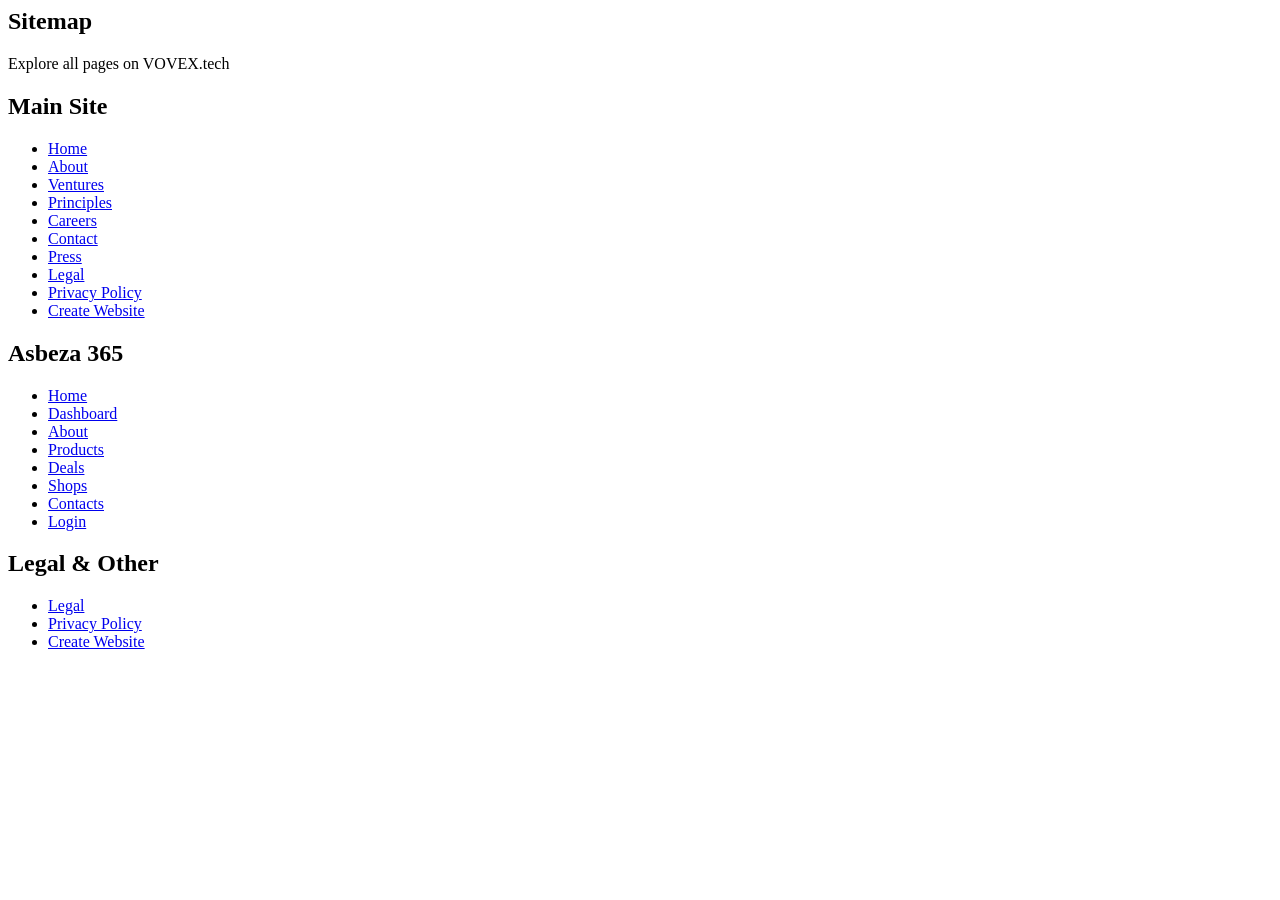
<file: sitemap.html>
<Html>
    <Body>
        <section id="sitemap">
  <div class="sitemap-container">
    <h1 class="sitemap-title">Sitemap</h1>
    <p class="sitemap-sub">Explore all pages on VOVEX.tech</p>
    
    <div class="sitemap-grid">
      <!-- Main Site -->
      <div class="sitemap-col">
        <h2>Main Site</h2>
        <ul>
          <li><a href="/">Home</a></li>
          <li><a href="/About.html">About</a></li>
          <li><a href="/ventures.html">Ventures</a></li>
          <li><a href="/principles.html">Principles</a></li>
          <li><a href="/careers.html">Careers</a></li>
          <li><a href="/contact.html">Contact</a></li>
          <li><a href="/press.html">Press</a></li>
          <li><a href="/legal.html">Legal</a></li>
          <li><a href="/privacypolicy.html">Privacy Policy</a></li>
          <li><a href="/create-website.html">Create Website</a></li>
        </ul>
      </div>
      
      <!-- Asbeza 365 -->
      <div class="sitemap-col">
        <h2>Asbeza 365</h2>
        <ul>
          <li><a href="/under-vovex/asbeza/index/">Home</a></li>
          <li><a href="/under-vovex/asbeza/system/">Dashboard</a></li>
          <li><a href="/under-vovex/asbeza/system/About.html">About</a></li>
          <li><a href="/under-vovex/asbeza/system/Products.html">Products</a></li>
          <li><a href="/under-vovex/asbeza/system/Deals.html">Deals</a></li>
          <li><a href="/under-vovex/asbeza/system/Shops.html">Shops</a></li>
          <li><a href="/under-vovex/asbeza/system/Contacts.html">Contacts</a></li>
          <li><a href="/under-vovex/asbeza/system/Login.html">Login</a></li>
        </ul>
      </div>
      
      <!-- Legal & Other -->
      <div class="sitemap-col">
        <h2>Legal &amp; Other</h2>
        <ul>
          <li><a href="/legal.html">Legal</a></li>
          <li><a href="/privacypolicy.html">Privacy Policy</a></li>
          <li><a href="/create-website.html">Create Website</a></li>
        </ul>
      </div>
    </div>
  </div>
</section>
    </Body>
</Html>
</file>
